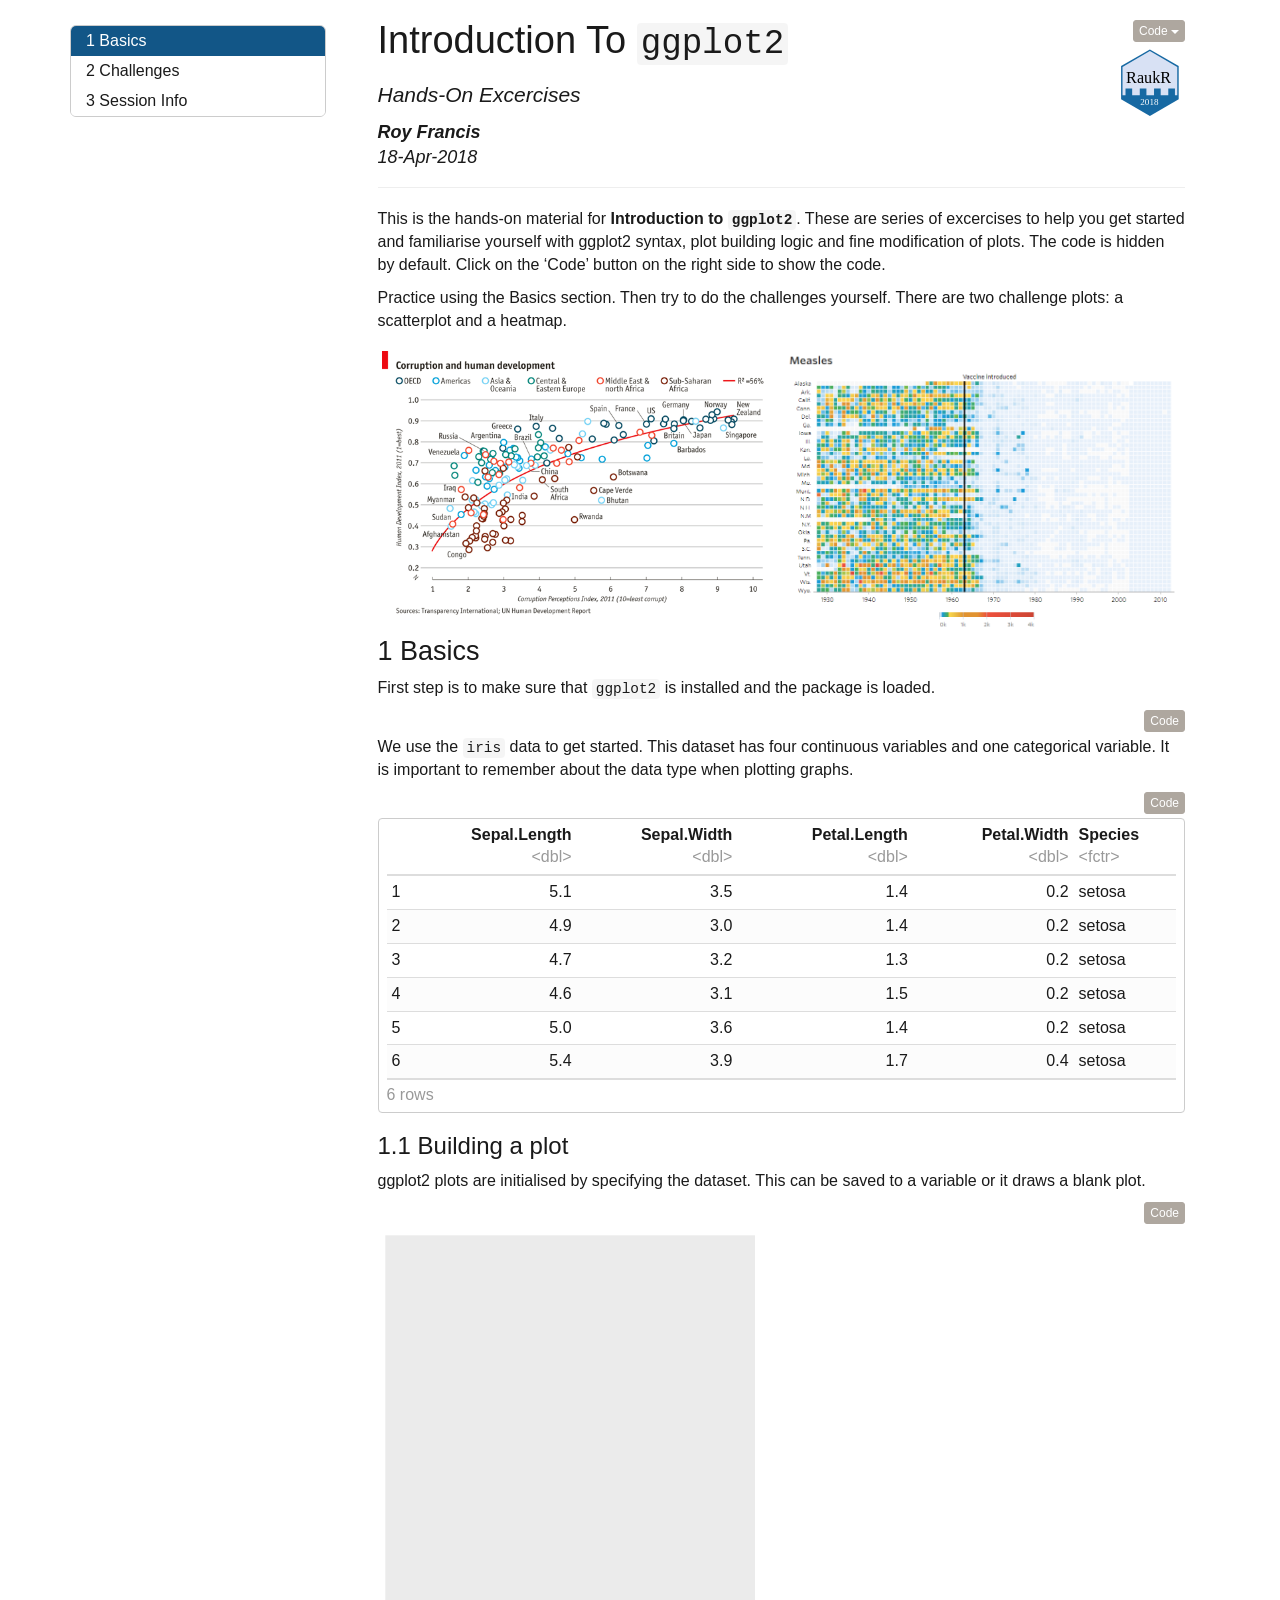
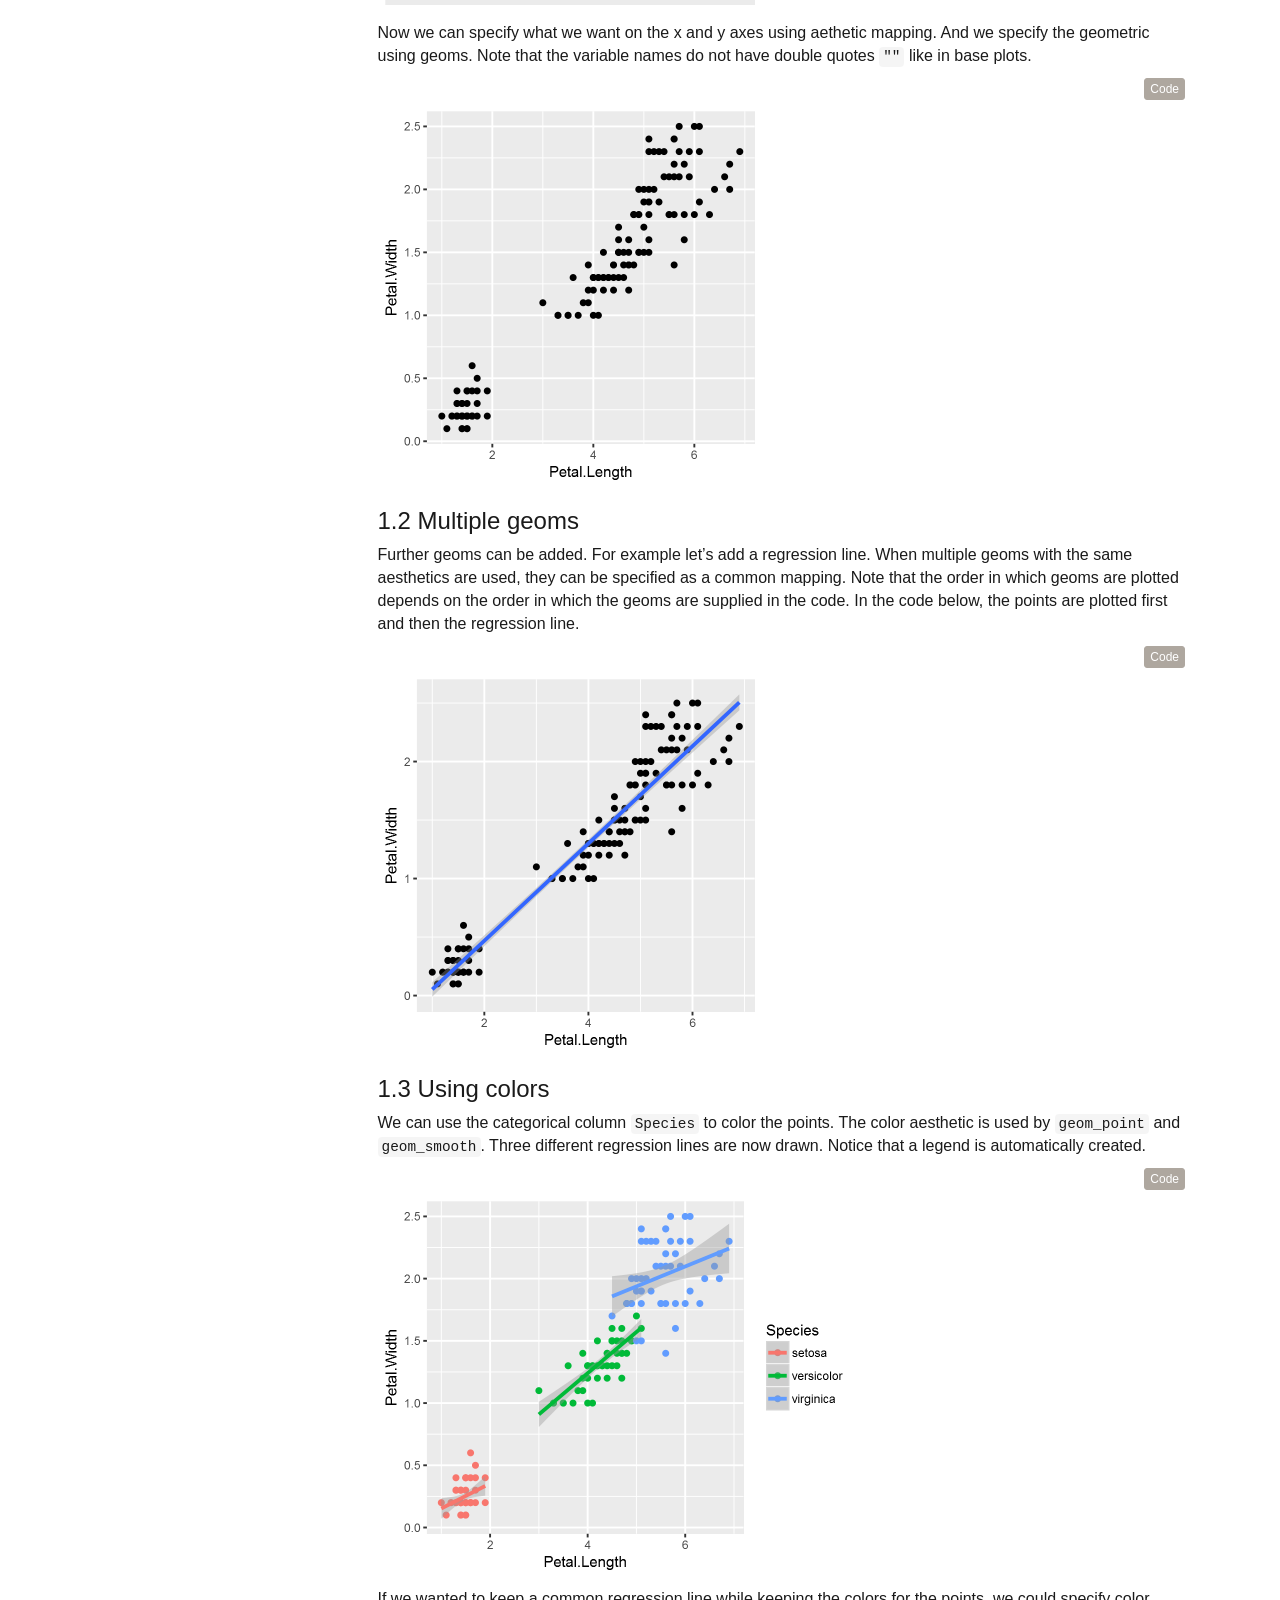
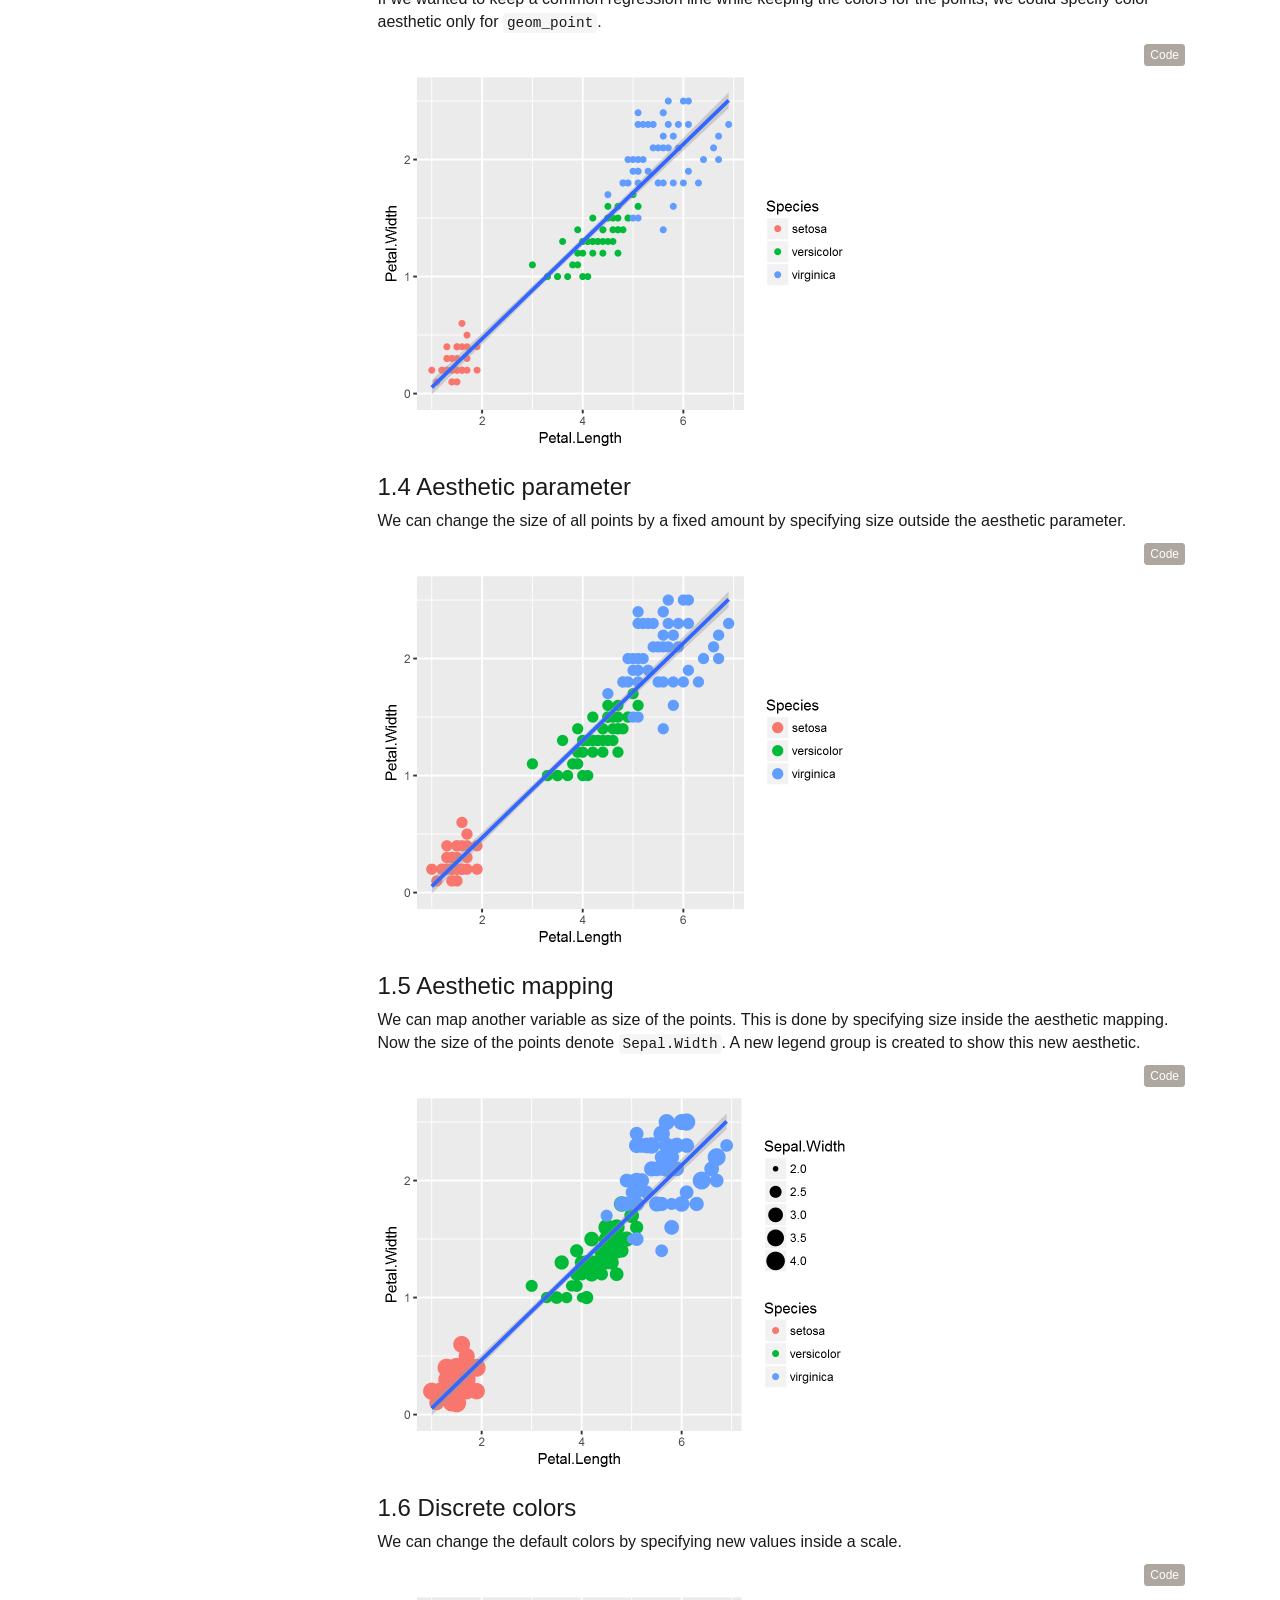
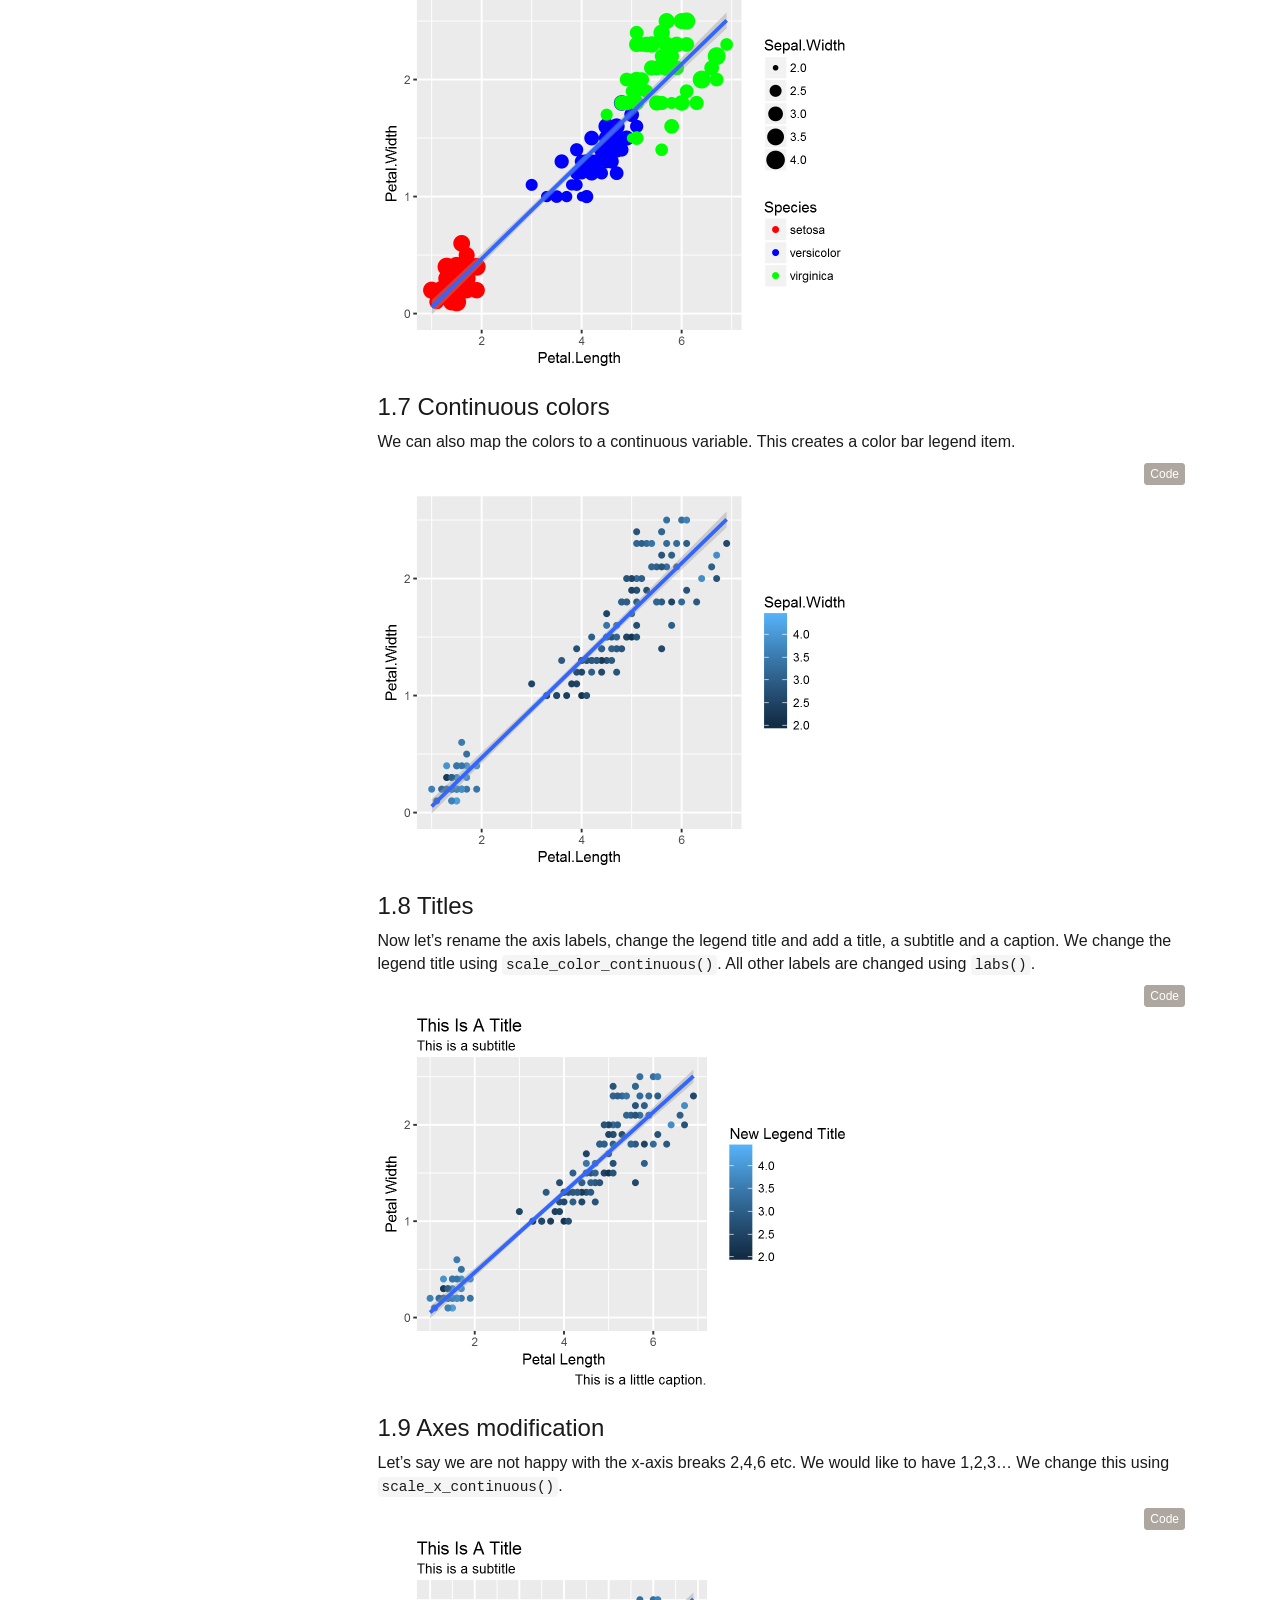
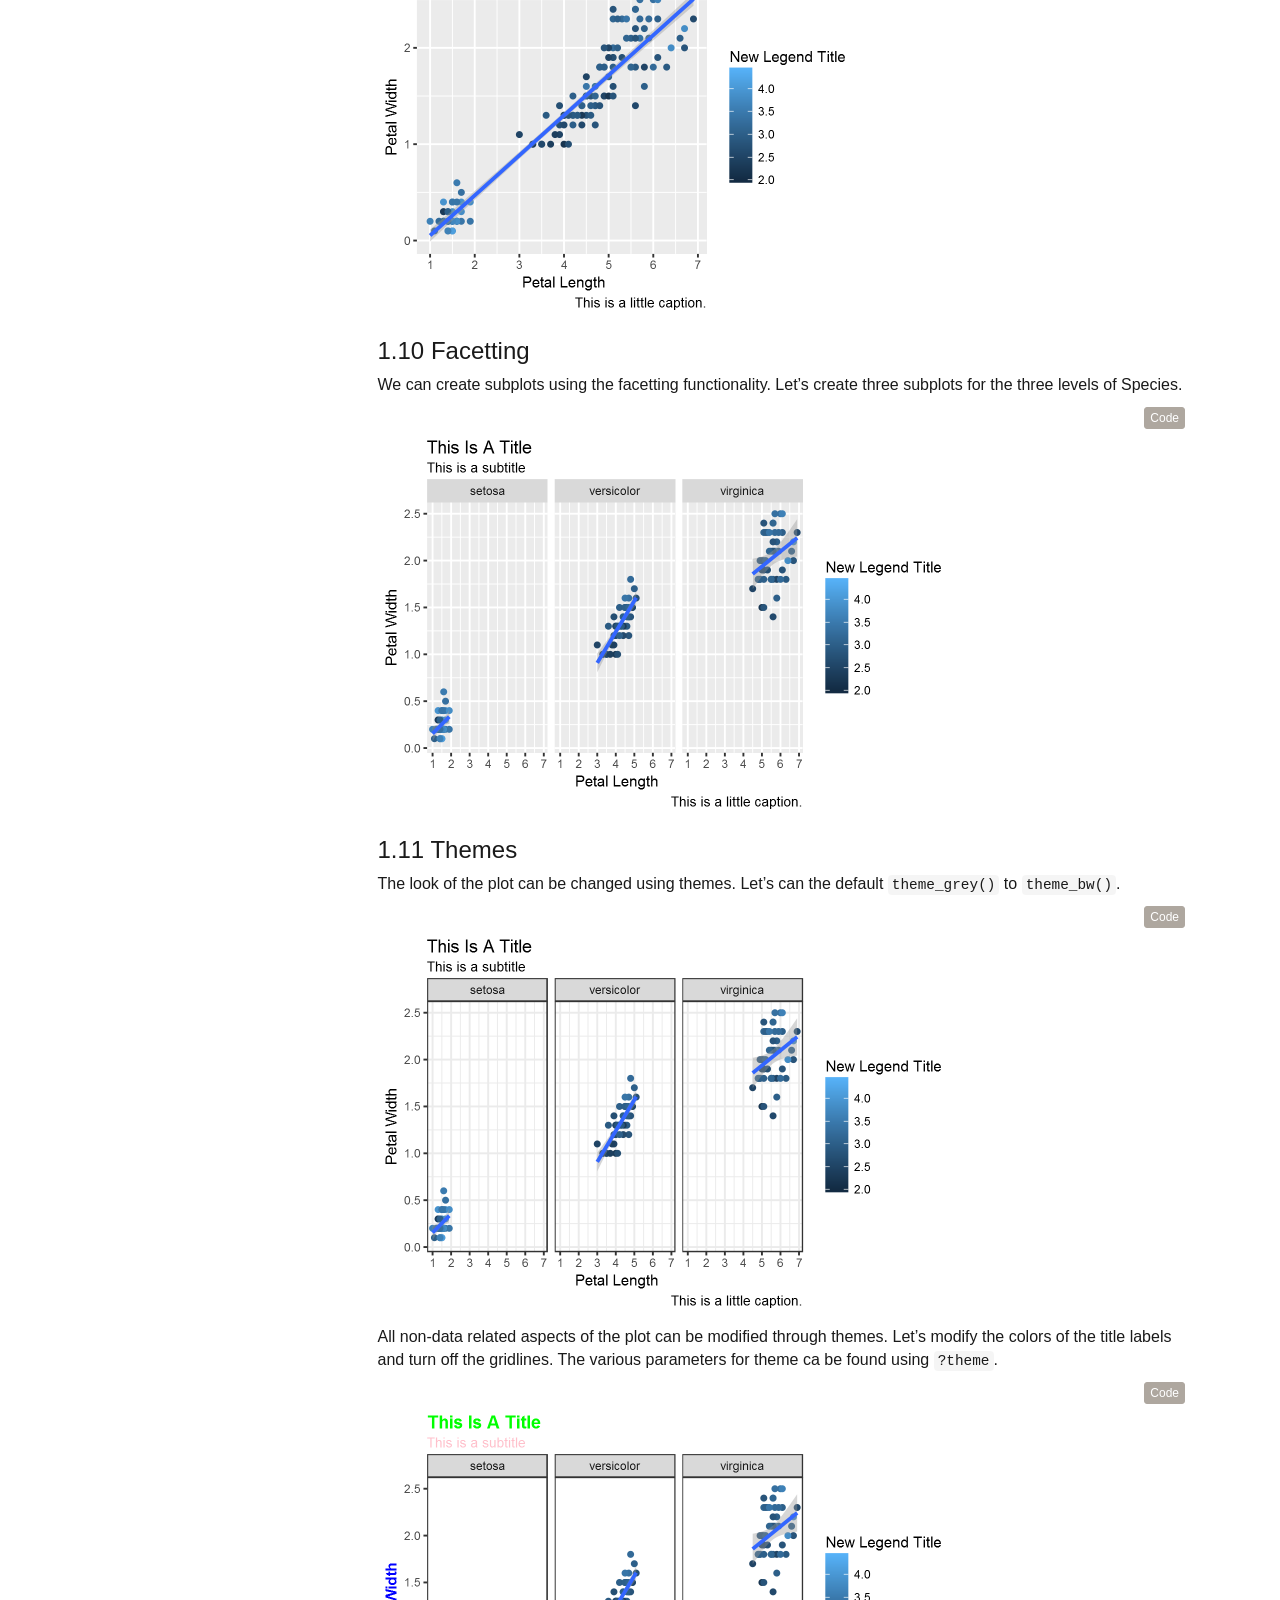
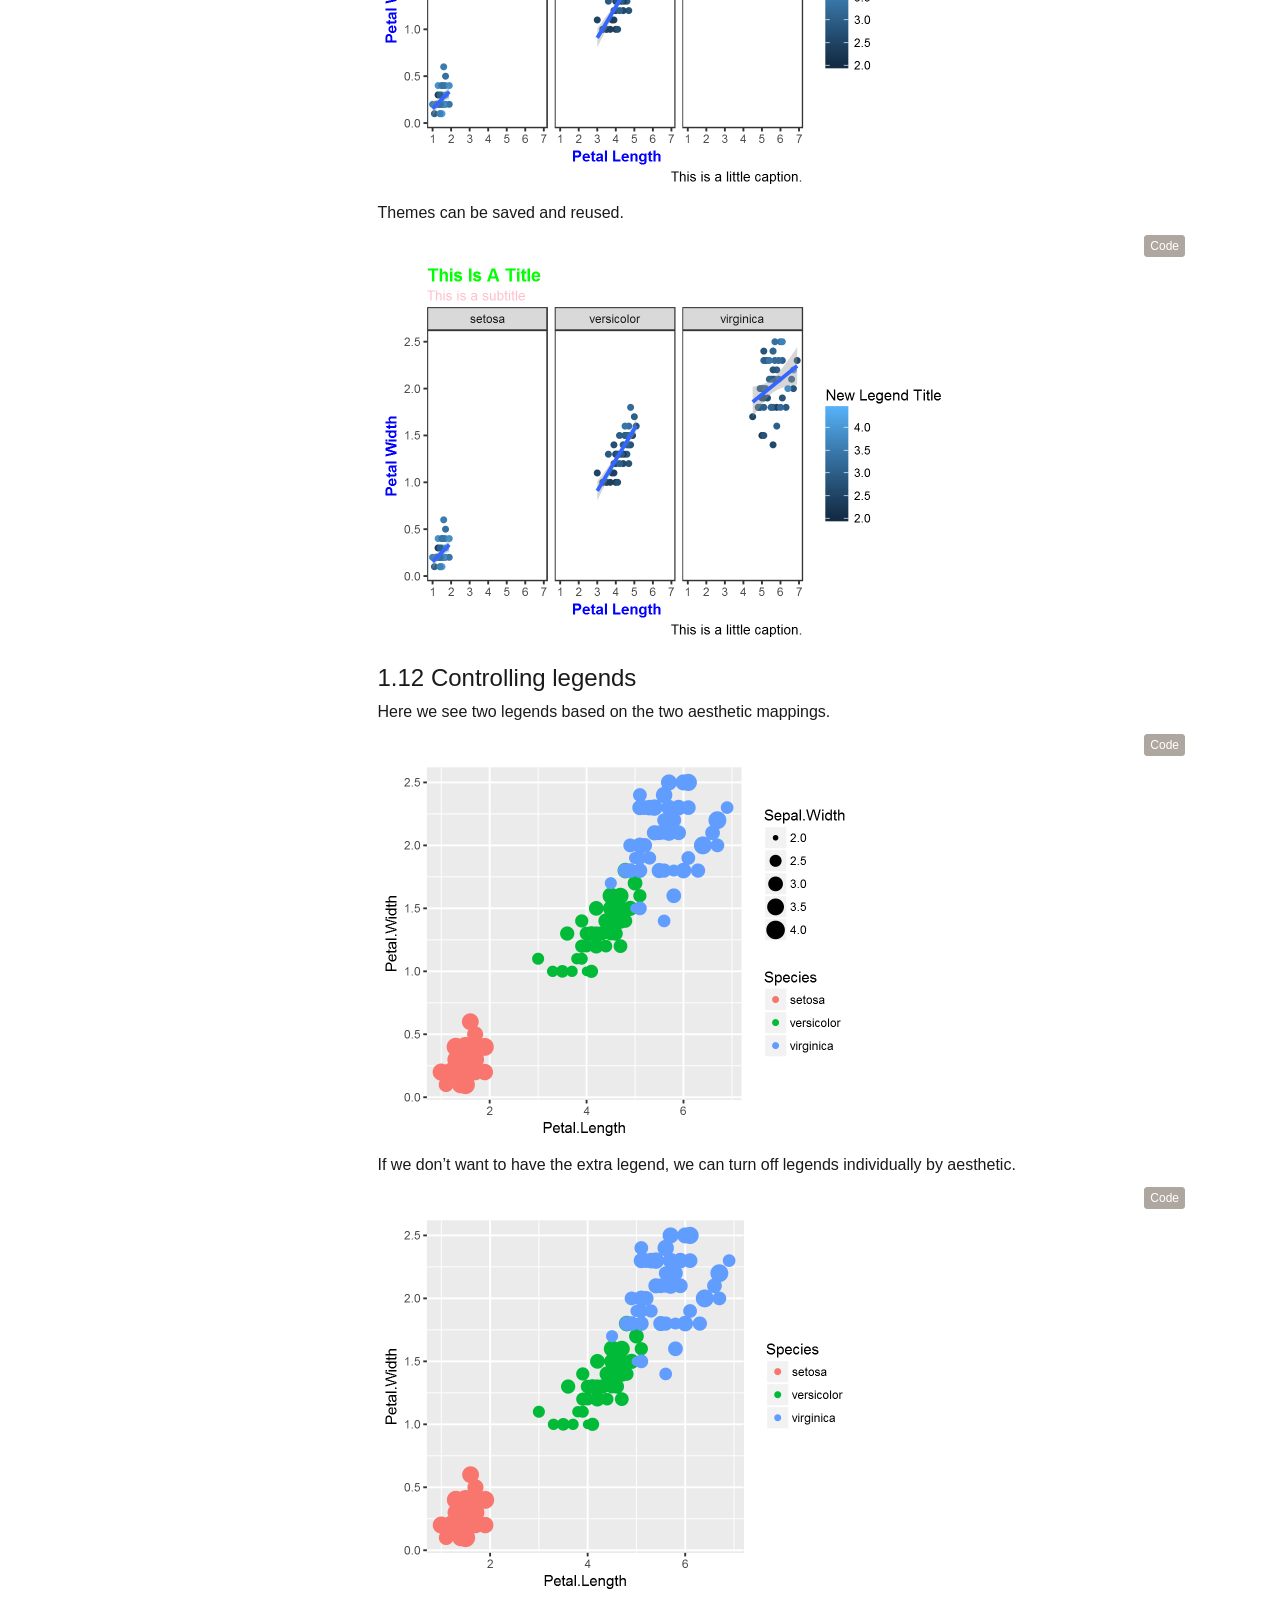
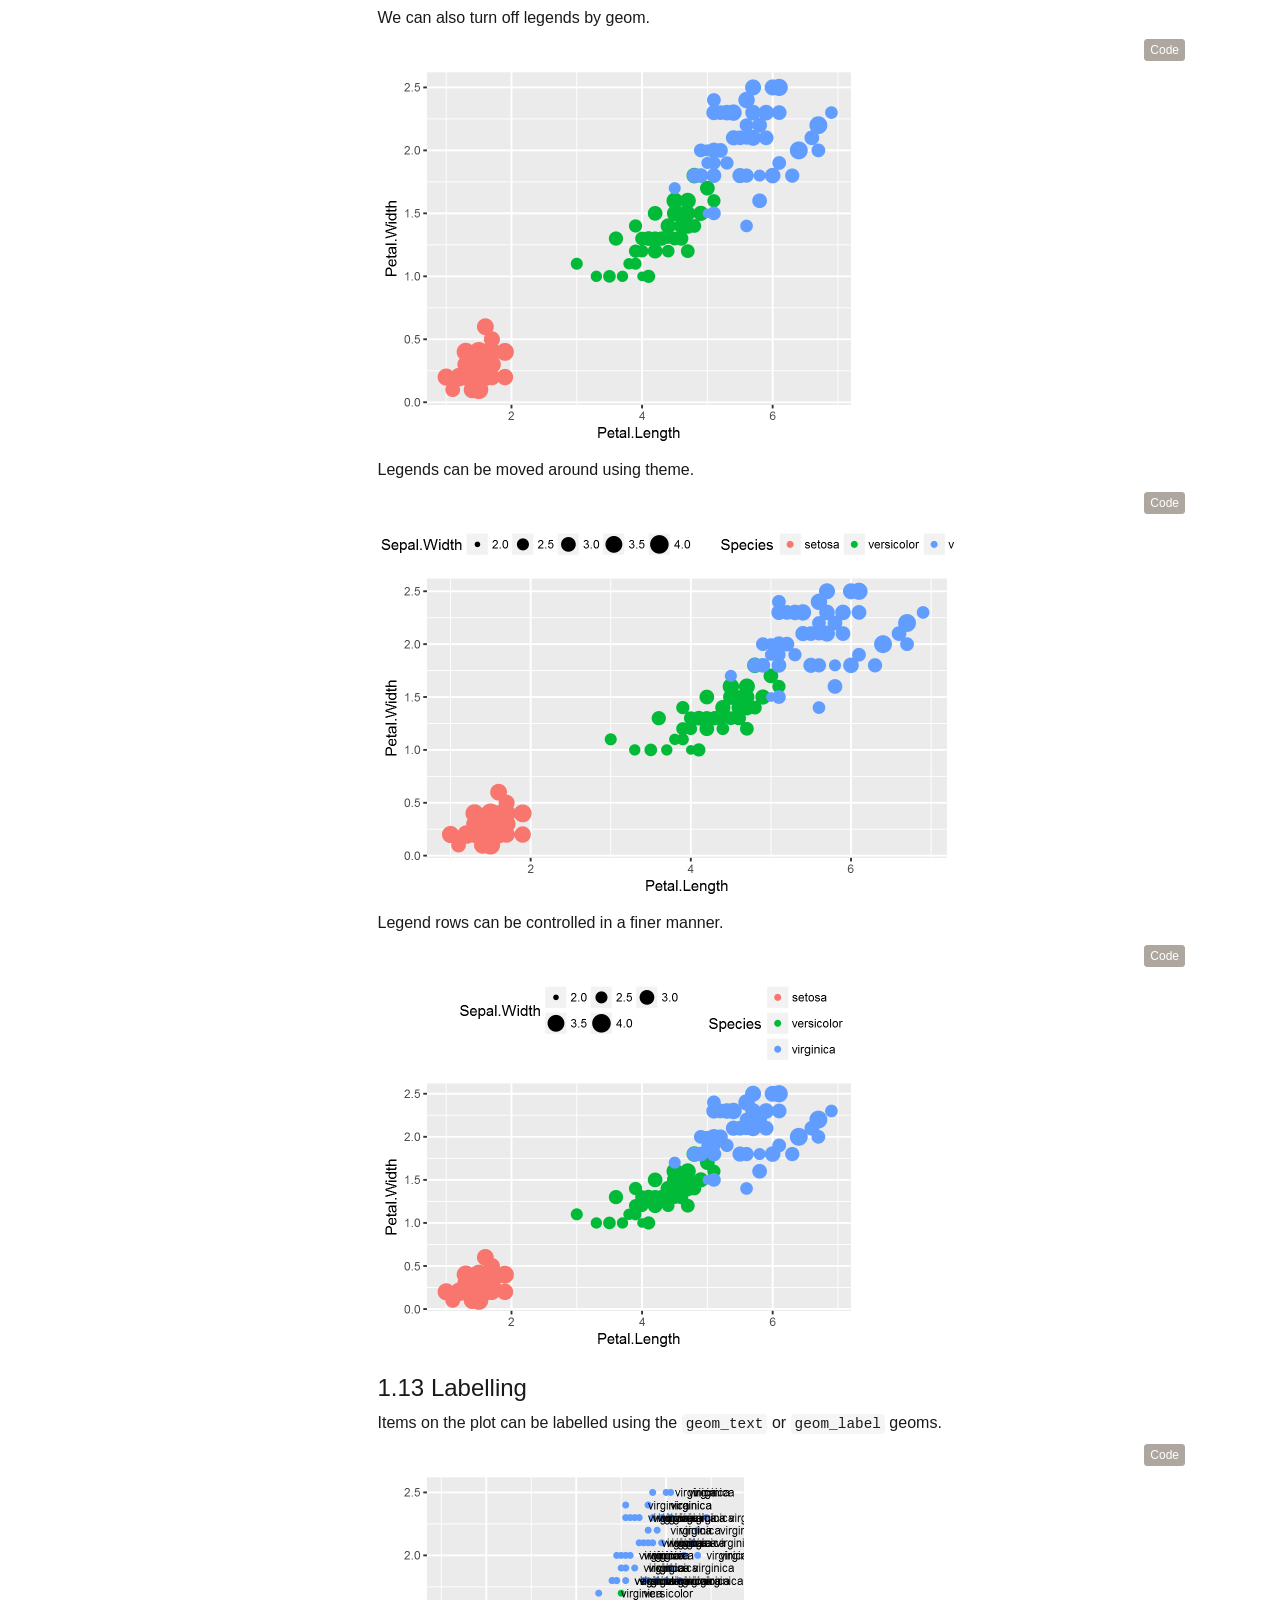
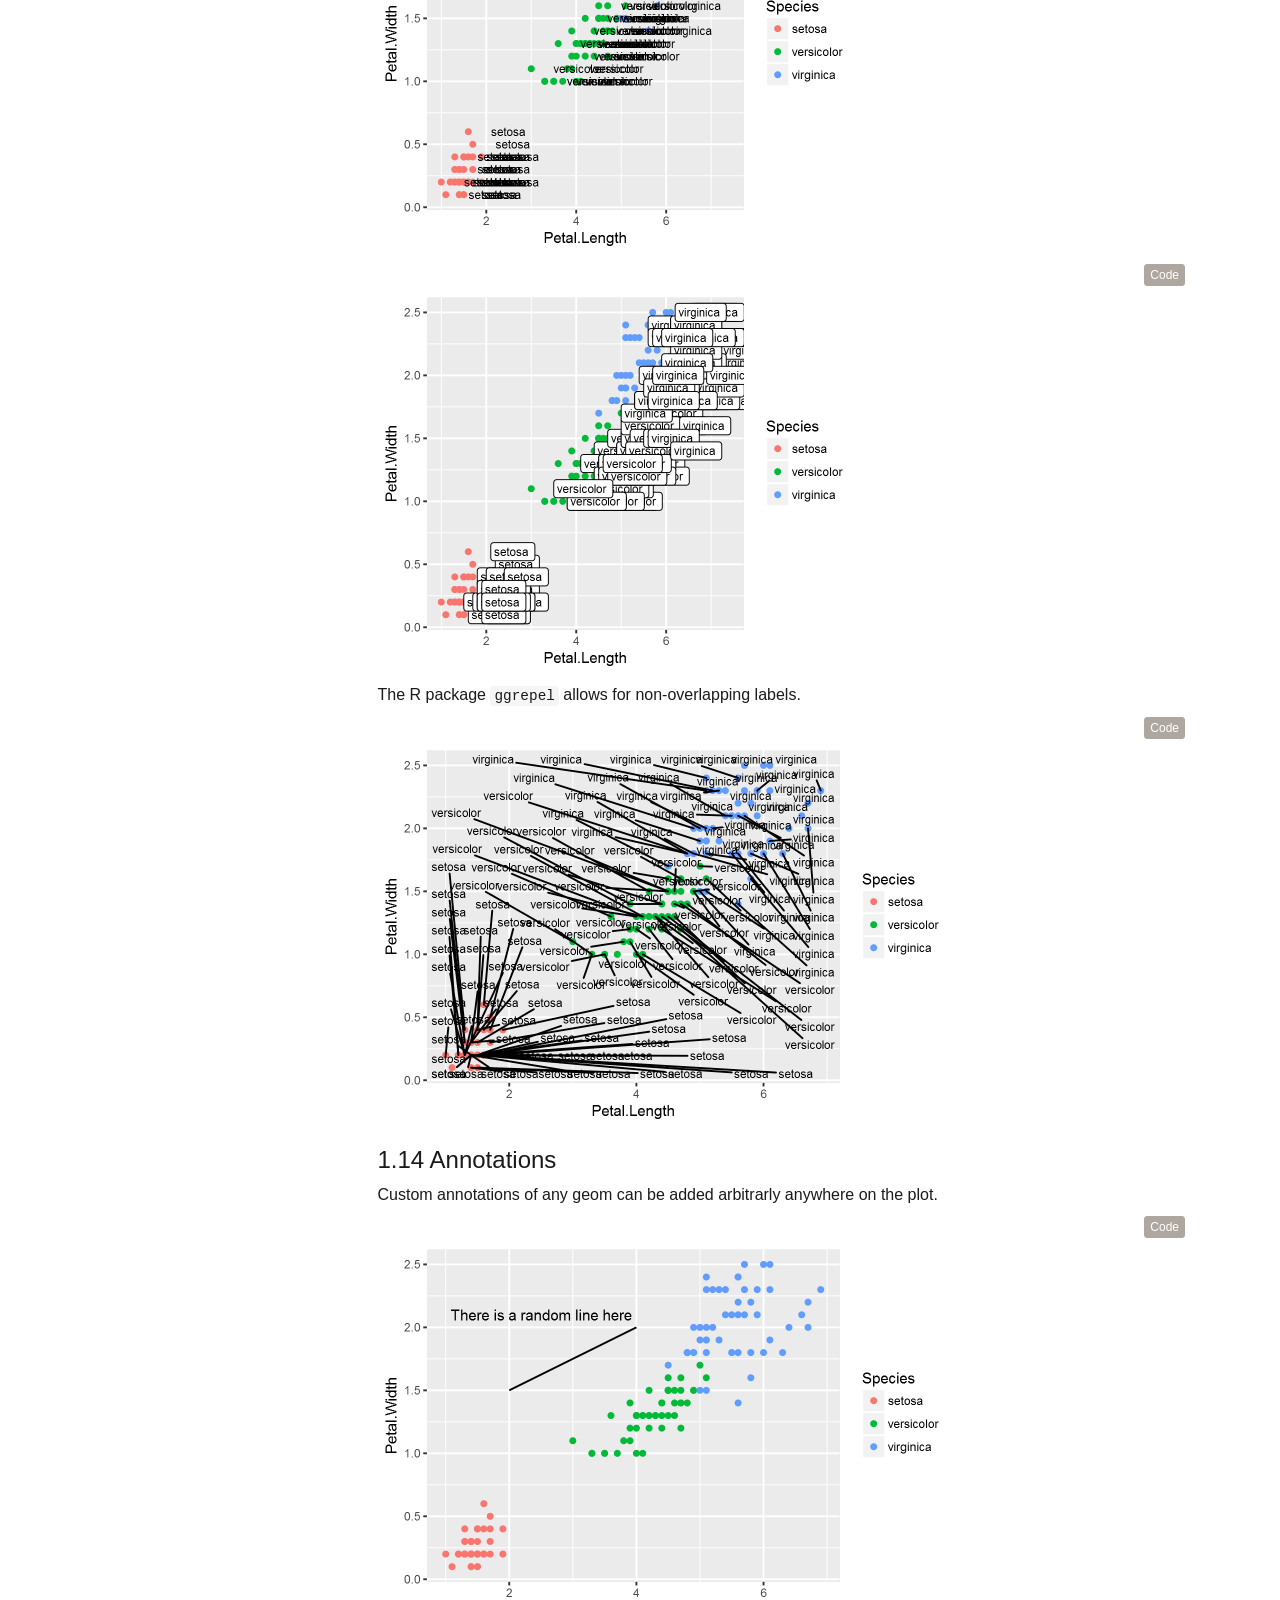
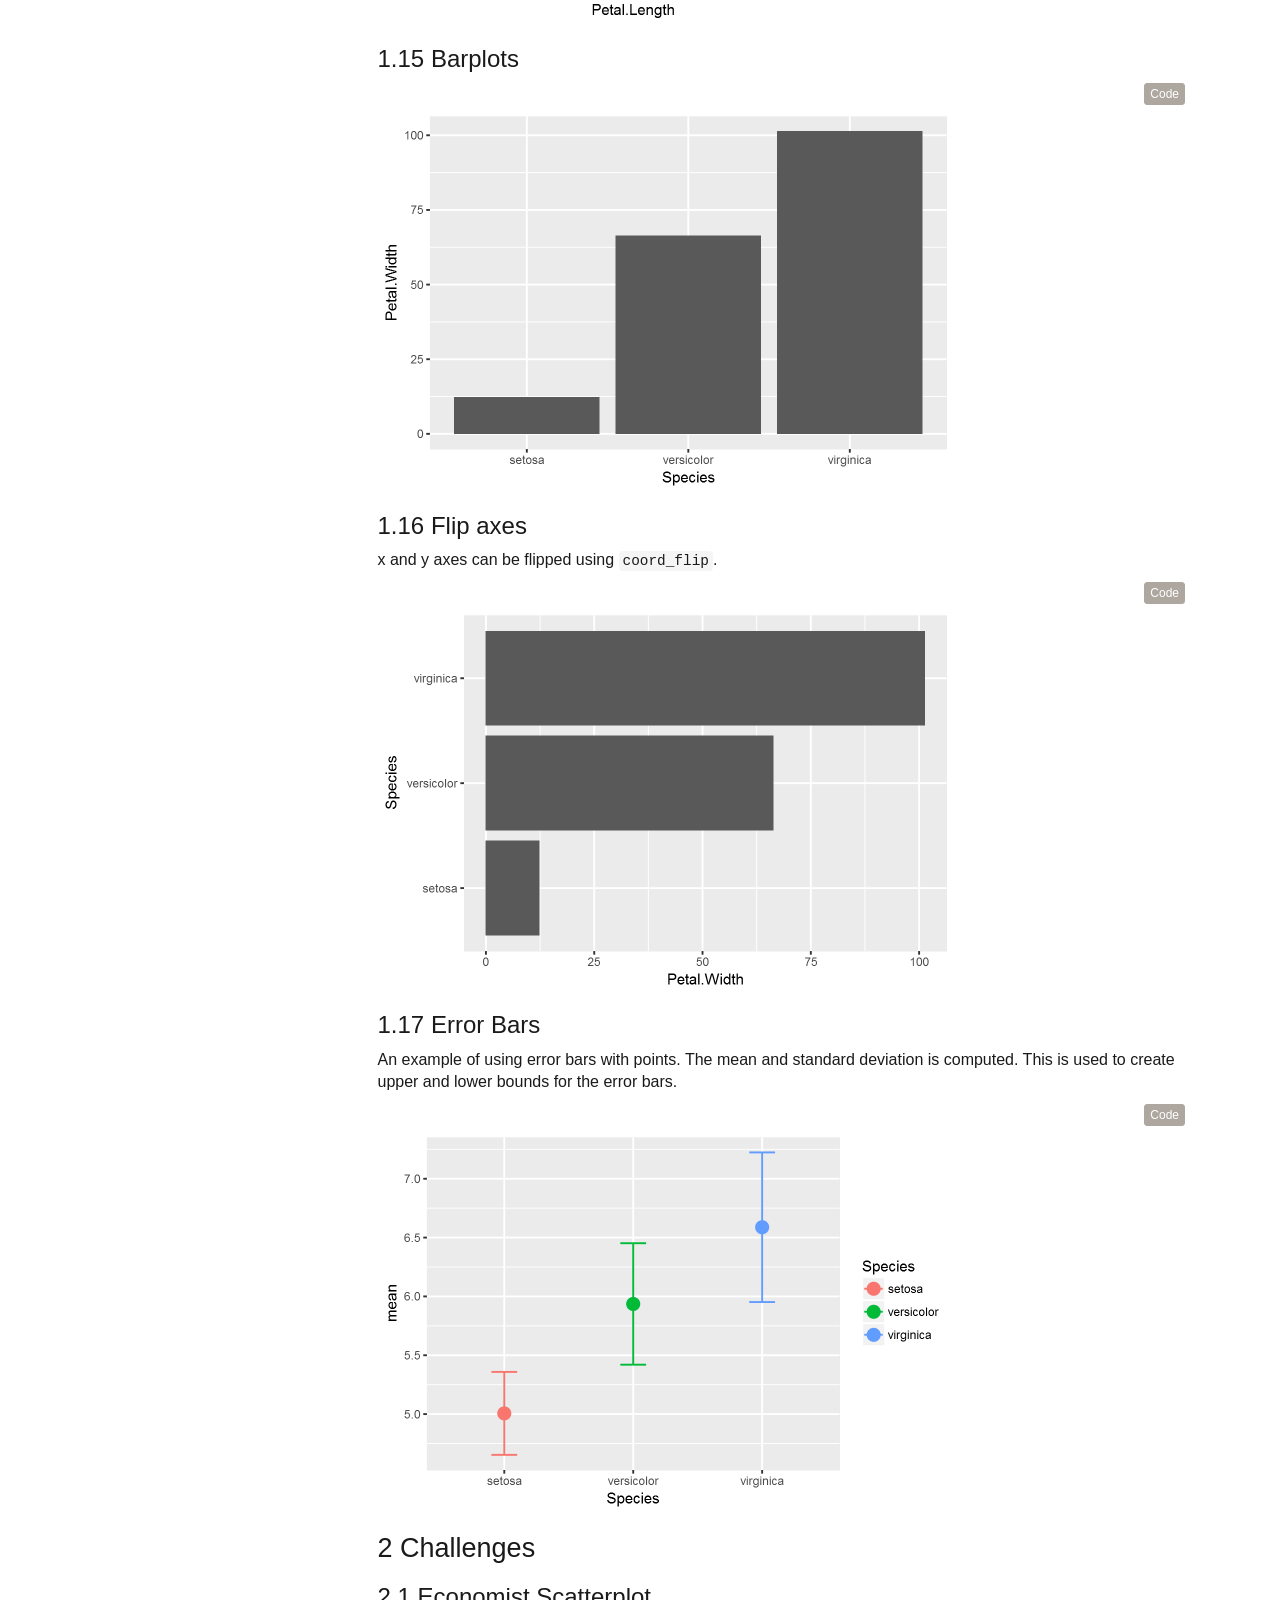
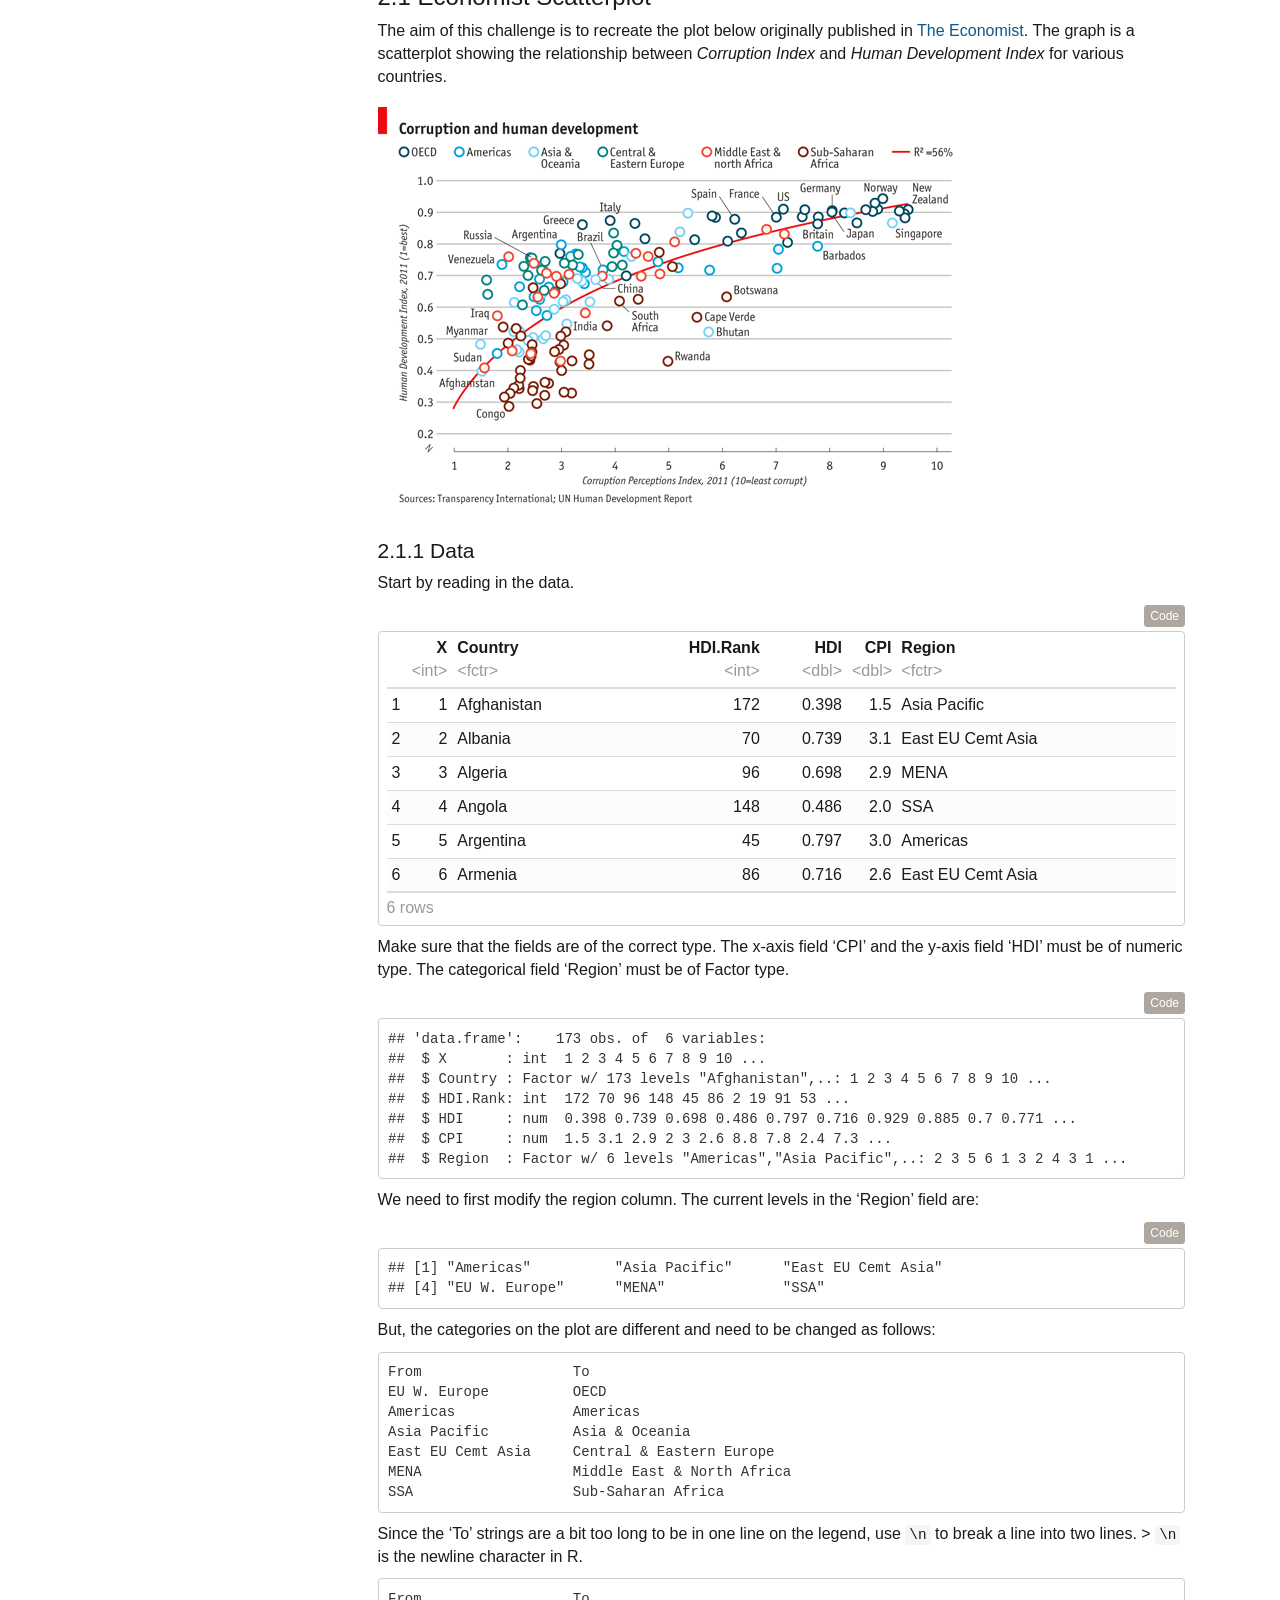
<file: docs/ggplot_course.html>
<!DOCTYPE html>

<html xmlns="http://www.w3.org/1999/xhtml">

<head>

<meta charset="utf-8" />
<meta http-equiv="Content-Type" content="text/html; charset=utf-8" />
<meta name="generator" content="pandoc" />


<meta name="author" content="Roy Francis" />


<title>Introduction To ggplot2</title>

<script src="ggplot_course_files/jquery-1.11.3/jquery.min.js"></script>
<meta name="viewport" content="width=device-width, initial-scale=1" />
<link href="ggplot_course_files/bootstrap-3.3.5/css/united.min.css" rel="stylesheet" />
<script src="ggplot_course_files/bootstrap-3.3.5/js/bootstrap.min.js"></script>
<script src="ggplot_course_files/bootstrap-3.3.5/shim/html5shiv.min.js"></script>
<script src="ggplot_course_files/bootstrap-3.3.5/shim/respond.min.js"></script>
<script src="ggplot_course_files/jqueryui-1.11.4/jquery-ui.min.js"></script>
<link href="ggplot_course_files/tocify-1.9.1/jquery.tocify.css" rel="stylesheet" />
<script src="ggplot_course_files/tocify-1.9.1/jquery.tocify.js"></script>
<script src="ggplot_course_files/navigation-1.1/tabsets.js"></script>
<script src="ggplot_course_files/navigation-1.1/codefolding.js"></script>
<link href="ggplot_course_files/pagedtable-1.1/css/pagedtable.css" rel="stylesheet" />
<script src="ggplot_course_files/pagedtable-1.1/js/pagedtable.js"></script>


<style type="text/css">code{white-space: pre;}</style>
<style type="text/css">
div.sourceCode { overflow-x: auto; }
table.sourceCode, tr.sourceCode, td.lineNumbers, td.sourceCode {
  margin: 0; padding: 0; vertical-align: baseline; border: none; }
table.sourceCode { width: 100%; line-height: 100%; background-color: #f8f8f8; }
td.lineNumbers { text-align: right; padding-right: 4px; padding-left: 4px; color: #aaaaaa; border-right: 1px solid #aaaaaa; }
td.sourceCode { padding-left: 5px; }
pre, code { background-color: #f8f8f8; }
code > span.kw { color: #204a87; font-weight: bold; } /* Keyword */
code > span.dt { color: #204a87; } /* DataType */
code > span.dv { color: #0000cf; } /* DecVal */
code > span.bn { color: #0000cf; } /* BaseN */
code > span.fl { color: #0000cf; } /* Float */
code > span.ch { color: #4e9a06; } /* Char */
code > span.st { color: #4e9a06; } /* String */
code > span.co { color: #8f5902; font-style: italic; } /* Comment */
code > span.ot { color: #8f5902; } /* Other */
code > span.al { color: #ef2929; } /* Alert */
code > span.fu { color: #000000; } /* Function */
code > span.er { color: #a40000; font-weight: bold; } /* Error */
code > span.wa { color: #8f5902; font-weight: bold; font-style: italic; } /* Warning */
code > span.cn { color: #000000; } /* Constant */
code > span.sc { color: #000000; } /* SpecialChar */
code > span.vs { color: #4e9a06; } /* VerbatimString */
code > span.ss { color: #4e9a06; } /* SpecialString */
code > span.im { } /* Import */
code > span.va { color: #000000; } /* Variable */
code > span.cf { color: #204a87; font-weight: bold; } /* ControlFlow */
code > span.op { color: #ce5c00; font-weight: bold; } /* Operator */
code > span.pp { color: #8f5902; font-style: italic; } /* Preprocessor */
code > span.ex { } /* Extension */
code > span.at { color: #c4a000; } /* Attribute */
code > span.do { color: #8f5902; font-weight: bold; font-style: italic; } /* Documentation */
code > span.an { color: #8f5902; font-weight: bold; font-style: italic; } /* Annotation */
code > span.cv { color: #8f5902; font-weight: bold; font-style: italic; } /* CommentVar */
code > span.in { color: #8f5902; font-weight: bold; font-style: italic; } /* Information */
div.sourceCode {
  overflow-x: visible;
}
</style>
<style type="text/css">
  pre:not([class]) {
    background-color: white;
  }
</style>


<style type="text/css">
h1 {
  font-size: 34px;
}
h1.title {
  font-size: 38px;
}
h2 {
  font-size: 30px;
}
h3 {
  font-size: 24px;
}
h4 {
  font-size: 18px;
}
h5 {
  font-size: 16px;
}
h6 {
  font-size: 12px;
}
.table th:not([align]) {
  text-align: left;
}
</style>

<link rel="stylesheet" href="assets\course.css" type="text/css" />

</head>

<body>

<style type = "text/css">
.main-container {
  max-width: 940px;
  margin-left: auto;
  margin-right: auto;
}
code {
  color: inherit;
  background-color: rgba(0, 0, 0, 0.04);
}
img {
  max-width:100%;
  height: auto;
}
.tabbed-pane {
  padding-top: 12px;
}
button.code-folding-btn:focus {
  outline: none;
}
</style>



<div class="container-fluid main-container">

<!-- tabsets -->
<script>
$(document).ready(function () {
  window.buildTabsets("TOC");
});
</script>

<!-- code folding -->
<style type="text/css">
.code-folding-btn { margin-bottom: 4px; }
</style>
<script>
$(document).ready(function () {
  window.initializeCodeFolding("hide" === "show");
});
</script>




<script>
$(document).ready(function ()  {

    // move toc-ignore selectors from section div to header
    $('div.section.toc-ignore')
        .removeClass('toc-ignore')
        .children('h1,h2,h3,h4,h5').addClass('toc-ignore');

    // establish options
    var options = {
      selectors: "h1,h2,h3",
      theme: "bootstrap3",
      context: '.toc-content',
      hashGenerator: function (text) {
        return text.replace(/[.\\/?&!#<>]/g, '').replace(/\s/g, '_').toLowerCase();
      },
      ignoreSelector: ".toc-ignore",
      scrollTo: 0
    };
    options.showAndHide = true;
    options.smoothScroll = true;

    // tocify
    var toc = $("#TOC").tocify(options).data("toc-tocify");
});
</script>

<style type="text/css">

#TOC {
  margin: 25px 0px 20px 0px;
}
@media (max-width: 768px) {
#TOC {
  position: relative;
  width: 100%;
}
}


.toc-content {
  padding-left: 30px;
  padding-right: 40px;
}

div.main-container {
  max-width: 1200px;
}

div.tocify {
  width: 20%;
  max-width: 260px;
  max-height: 85%;
}

@media (min-width: 768px) and (max-width: 991px) {
  div.tocify {
    width: 25%;
  }
}

@media (max-width: 767px) {
  div.tocify {
    width: 100%;
    max-width: none;
  }
}

.tocify ul, .tocify li {
  line-height: 20px;
}

.tocify-subheader .tocify-item {
  font-size: 0.90em;
  padding-left: 25px;
  text-indent: 0;
}

.tocify .list-group-item {
  border-radius: 0px;
}


</style>

<!-- setup 3col/9col grid for toc_float and main content  -->
<div class="row-fluid">
<div class="col-xs-12 col-sm-4 col-md-3">
<div id="TOC" class="tocify">
</div>
</div>

<div class="toc-content col-xs-12 col-sm-8 col-md-9">




<div class="fluid-row" id="header">

<div class="btn-group pull-right">
<button type="button" class="btn btn-default btn-xs dropdown-toggle" data-toggle="dropdown" aria-haspopup="true" aria-expanded="false"><span>Code</span> <span class="caret"></span></button>
<ul class="dropdown-menu" style="min-width: 50px;">
<li><a id="rmd-show-all-code" href="#">Show All Code</a></li>
<li><a id="rmd-hide-all-code" href="#">Hide All Code</a></li>
</ul>
</div>



<h1 class="title toc-ignore">Introduction To <code>ggplot2</code></h1>
<h3 class="subtitle"><em>Hands-On Excercises</em></h3>
<h4 class="author"><em>Roy Francis</em></h4>
<h4 class="date"><em>18-Apr-2018</em></h4>

</div>


<p><img src="assets/logo.svg" alt="logo_raukr" class="trlogo"></p>
<hr />
<p class="abstract">
<p>This is the hands-on material for <strong>Introduction to <code>ggplot2</code></strong>. These are series of excercises to help you get started and familiarise yourself with ggplot2 syntax, plot building logic and fine modification of plots. The code is hidden by default. Click on the ‘Code’ button on the right side to show the code.</p>
<p>Practice using the Basics section. Then try to do the challenges yourself. There are two challenge plots: a scatterplot and a heatmap.</p>
<div class="pull-left-50">
<p><img src="ggplot_course_assets/economist-scatterplot.png"></p>
</div>
<div class="pull-right-50">
<p><img src="ggplot_course_assets/wsj-heatmap.png"></p>
</div>
</p>
<hr />
<div id="basics" class="section level1">
<h1><span class="header-section-number">1</span> Basics</h1>
<p>First step is to make sure that <code>ggplot2</code> is installed and the package is loaded.</p>
<div class="sourceCode"><pre class="sourceCode r"><code class="sourceCode r"><span class="kw">library</span>(ggplot2)</code></pre></div>
<p>We use the <code>iris</code> data to get started. This dataset has four continuous variables and one categorical variable. It is important to remember about the data type when plotting graphs.</p>
<div class="sourceCode"><pre class="sourceCode r"><code class="sourceCode r"><span class="kw">data</span>(<span class="st">&quot;iris&quot;</span>)
<span class="kw">head</span>(iris)</code></pre></div>
<div data-pagedtable="false">
<script data-pagedtable-source type="application/json">
{"columns":[{"label":[""],"name":["_rn_"],"type":[""],"align":["left"]},{"label":["Sepal.Length"],"name":[1],"type":["dbl"],"align":["right"]},{"label":["Sepal.Width"],"name":[2],"type":["dbl"],"align":["right"]},{"label":["Petal.Length"],"name":[3],"type":["dbl"],"align":["right"]},{"label":["Petal.Width"],"name":[4],"type":["dbl"],"align":["right"]},{"label":["Species"],"name":[5],"type":["fctr"],"align":["left"]}],"data":[{"1":"5.1","2":"3.5","3":"1.4","4":"0.2","5":"setosa","_rn_":"1"},{"1":"4.9","2":"3.0","3":"1.4","4":"0.2","5":"setosa","_rn_":"2"},{"1":"4.7","2":"3.2","3":"1.3","4":"0.2","5":"setosa","_rn_":"3"},{"1":"4.6","2":"3.1","3":"1.5","4":"0.2","5":"setosa","_rn_":"4"},{"1":"5.0","2":"3.6","3":"1.4","4":"0.2","5":"setosa","_rn_":"5"},{"1":"5.4","2":"3.9","3":"1.7","4":"0.4","5":"setosa","_rn_":"6"}],"options":{"columns":{"min":{},"max":[10]},"rows":{"min":[10],"max":[10]},"pages":{}}}
  </script>
</div>
<div id="building-a-plot" class="section level2">
<h2><span class="header-section-number">1.1</span> Building a plot</h2>
<p>ggplot2 plots are initialised by specifying the dataset. This can be saved to a variable or it draws a blank plot.</p>
<div class="sourceCode"><pre class="sourceCode r"><code class="sourceCode r"><span class="kw">ggplot</span>(<span class="dt">data=</span>iris)</code></pre></div>
<p><img src="ggplot_course_files/figure-html/unnamed-chunk-5-1.png" width="384" style="display: block; margin: auto auto auto 0;" /></p>
<p>Now we can specify what we want on the x and y axes using aethetic mapping. And we specify the geometric using geoms. Note that the variable names do not have double quotes <code>&quot;&quot;</code> like in base plots.</p>
<div class="sourceCode"><pre class="sourceCode r"><code class="sourceCode r"><span class="kw">ggplot</span>(<span class="dt">data=</span>iris)<span class="op">+</span>
<span class="st">  </span><span class="kw">geom_point</span>(<span class="dt">mapping=</span><span class="kw">aes</span>(<span class="dt">x=</span>Petal.Length,<span class="dt">y=</span>Petal.Width))</code></pre></div>
<p><img src="ggplot_course_files/figure-html/unnamed-chunk-6-1.png" width="384" style="display: block; margin: auto auto auto 0;" /></p>
</div>
<div id="multiple-geoms" class="section level2">
<h2><span class="header-section-number">1.2</span> Multiple geoms</h2>
<p>Further geoms can be added. For example let’s add a regression line. When multiple geoms with the same aesthetics are used, they can be specified as a common mapping. Note that the order in which geoms are plotted depends on the order in which the geoms are supplied in the code. In the code below, the points are plotted first and then the regression line.</p>
<div class="sourceCode"><pre class="sourceCode r"><code class="sourceCode r"><span class="kw">ggplot</span>(<span class="dt">data=</span>iris,<span class="dt">mapping=</span><span class="kw">aes</span>(<span class="dt">x=</span>Petal.Length,<span class="dt">y=</span>Petal.Width))<span class="op">+</span>
<span class="st">  </span><span class="kw">geom_point</span>()<span class="op">+</span>
<span class="st">  </span><span class="kw">geom_smooth</span>(<span class="dt">method=</span><span class="st">&quot;lm&quot;</span>)</code></pre></div>
<p><img src="ggplot_course_files/figure-html/unnamed-chunk-7-1.png" width="384" style="display: block; margin: auto auto auto 0;" /></p>
</div>
<div id="using-colors" class="section level2">
<h2><span class="header-section-number">1.3</span> Using colors</h2>
<p>We can use the categorical column <code>Species</code> to color the points. The color aesthetic is used by <code>geom_point</code> and <code>geom_smooth</code>. Three different regression lines are now drawn. Notice that a legend is automatically created.</p>
<div class="sourceCode"><pre class="sourceCode r"><code class="sourceCode r"><span class="kw">ggplot</span>(<span class="dt">data=</span>iris,<span class="dt">mapping=</span><span class="kw">aes</span>(<span class="dt">x=</span>Petal.Length,<span class="dt">y=</span>Petal.Width,<span class="dt">color=</span>Species))<span class="op">+</span>
<span class="st">  </span><span class="kw">geom_point</span>()<span class="op">+</span>
<span class="st">  </span><span class="kw">geom_smooth</span>(<span class="dt">method=</span><span class="st">&quot;lm&quot;</span>)</code></pre></div>
<p><img src="ggplot_course_files/figure-html/unnamed-chunk-8-1.png" width="480" style="display: block; margin: auto auto auto 0;" /></p>
<p>If we wanted to keep a common regression line while keeping the colors for the points, we could specify color aesthetic only for <code>geom_point</code>.</p>
<div class="sourceCode"><pre class="sourceCode r"><code class="sourceCode r"><span class="kw">ggplot</span>(<span class="dt">data=</span>iris,<span class="dt">mapping=</span><span class="kw">aes</span>(<span class="dt">x=</span>Petal.Length,<span class="dt">y=</span>Petal.Width))<span class="op">+</span>
<span class="st">  </span><span class="kw">geom_point</span>(<span class="kw">aes</span>(<span class="dt">color=</span>Species))<span class="op">+</span>
<span class="st">  </span><span class="kw">geom_smooth</span>(<span class="dt">method=</span><span class="st">&quot;lm&quot;</span>)</code></pre></div>
<p><img src="ggplot_course_files/figure-html/unnamed-chunk-9-1.png" width="480" style="display: block; margin: auto auto auto 0;" /></p>
</div>
<div id="aesthetic-parameter" class="section level2">
<h2><span class="header-section-number">1.4</span> Aesthetic parameter</h2>
<p>We can change the size of all points by a fixed amount by specifying size outside the aesthetic parameter.</p>
<div class="sourceCode"><pre class="sourceCode r"><code class="sourceCode r"><span class="kw">ggplot</span>(<span class="dt">data=</span>iris,<span class="dt">mapping=</span><span class="kw">aes</span>(<span class="dt">x=</span>Petal.Length,<span class="dt">y=</span>Petal.Width))<span class="op">+</span>
<span class="st">  </span><span class="kw">geom_point</span>(<span class="kw">aes</span>(<span class="dt">color=</span>Species),<span class="dt">size=</span><span class="dv">3</span>)<span class="op">+</span>
<span class="st">  </span><span class="kw">geom_smooth</span>(<span class="dt">method=</span><span class="st">&quot;lm&quot;</span>)</code></pre></div>
<p><img src="ggplot_course_files/figure-html/unnamed-chunk-10-1.png" width="480" style="display: block; margin: auto auto auto 0;" /></p>
</div>
<div id="aesthetic-mapping" class="section level2">
<h2><span class="header-section-number">1.5</span> Aesthetic mapping</h2>
<p>We can map another variable as size of the points. This is done by specifying size inside the aesthetic mapping. Now the size of the points denote <code>Sepal.Width</code>. A new legend group is created to show this new aesthetic.</p>
<div class="sourceCode"><pre class="sourceCode r"><code class="sourceCode r"><span class="kw">ggplot</span>(<span class="dt">data=</span>iris,<span class="dt">mapping=</span><span class="kw">aes</span>(<span class="dt">x=</span>Petal.Length,<span class="dt">y=</span>Petal.Width))<span class="op">+</span>
<span class="st">  </span><span class="kw">geom_point</span>(<span class="kw">aes</span>(<span class="dt">color=</span>Species,<span class="dt">size=</span>Sepal.Width))<span class="op">+</span>
<span class="st">  </span><span class="kw">geom_smooth</span>(<span class="dt">method=</span><span class="st">&quot;lm&quot;</span>)</code></pre></div>
<p><img src="ggplot_course_files/figure-html/unnamed-chunk-11-1.png" width="480" style="display: block; margin: auto auto auto 0;" /></p>
</div>
<div id="discrete-colors" class="section level2">
<h2><span class="header-section-number">1.6</span> Discrete colors</h2>
<p>We can change the default colors by specifying new values inside a scale.</p>
<div class="sourceCode"><pre class="sourceCode r"><code class="sourceCode r"><span class="kw">ggplot</span>(<span class="dt">data=</span>iris,<span class="dt">mapping=</span><span class="kw">aes</span>(<span class="dt">x=</span>Petal.Length,<span class="dt">y=</span>Petal.Width))<span class="op">+</span>
<span class="st">  </span><span class="kw">geom_point</span>(<span class="kw">aes</span>(<span class="dt">color=</span>Species,<span class="dt">size=</span>Sepal.Width))<span class="op">+</span>
<span class="st">  </span><span class="kw">geom_smooth</span>(<span class="dt">method=</span><span class="st">&quot;lm&quot;</span>)<span class="op">+</span>
<span class="st">  </span><span class="kw">scale_color_manual</span>(<span class="dt">values=</span><span class="kw">c</span>(<span class="st">&quot;red&quot;</span>,<span class="st">&quot;blue&quot;</span>,<span class="st">&quot;green&quot;</span>))</code></pre></div>
<p><img src="ggplot_course_files/figure-html/unnamed-chunk-12-1.png" width="480" style="display: block; margin: auto auto auto 0;" /></p>
</div>
<div id="continuous-colors" class="section level2">
<h2><span class="header-section-number">1.7</span> Continuous colors</h2>
<p>We can also map the colors to a continuous variable. This creates a color bar legend item.</p>
<div class="sourceCode"><pre class="sourceCode r"><code class="sourceCode r"><span class="kw">ggplot</span>(<span class="dt">data=</span>iris,<span class="dt">mapping=</span><span class="kw">aes</span>(<span class="dt">x=</span>Petal.Length,<span class="dt">y=</span>Petal.Width))<span class="op">+</span>
<span class="st">  </span><span class="kw">geom_point</span>(<span class="kw">aes</span>(<span class="dt">color=</span>Sepal.Width))<span class="op">+</span>
<span class="st">  </span><span class="kw">geom_smooth</span>(<span class="dt">method=</span><span class="st">&quot;lm&quot;</span>)</code></pre></div>
<p><img src="ggplot_course_files/figure-html/unnamed-chunk-13-1.png" width="480" style="display: block; margin: auto auto auto 0;" /></p>
</div>
<div id="titles" class="section level2">
<h2><span class="header-section-number">1.8</span> Titles</h2>
<p>Now let’s rename the axis labels, change the legend title and add a title, a subtitle and a caption. We change the legend title using <code>scale_color_continuous()</code>. All other labels are changed using <code>labs()</code>.</p>
<div class="sourceCode"><pre class="sourceCode r"><code class="sourceCode r"><span class="kw">ggplot</span>(<span class="dt">data=</span>iris,<span class="dt">mapping=</span><span class="kw">aes</span>(<span class="dt">x=</span>Petal.Length,<span class="dt">y=</span>Petal.Width))<span class="op">+</span>
<span class="st">  </span><span class="kw">geom_point</span>(<span class="kw">aes</span>(<span class="dt">color=</span>Sepal.Width))<span class="op">+</span>
<span class="st">  </span><span class="kw">geom_smooth</span>(<span class="dt">method=</span><span class="st">&quot;lm&quot;</span>)<span class="op">+</span>
<span class="st">  </span><span class="kw">scale_color_continuous</span>(<span class="dt">name=</span><span class="st">&quot;New Legend Title&quot;</span>)<span class="op">+</span>
<span class="st">  </span><span class="kw">labs</span>(<span class="dt">title=</span><span class="st">&quot;This Is A Title&quot;</span>,<span class="dt">subtitle=</span><span class="st">&quot;This is a subtitle&quot;</span>,<span class="dt">x=</span><span class="st">&quot; Petal Length&quot;</span>, 
       <span class="dt">y=</span><span class="st">&quot;Petal Width&quot;</span>, <span class="dt">caption=</span><span class="st">&quot;This is a little caption.&quot;</span>)</code></pre></div>
<p><img src="ggplot_course_files/figure-html/unnamed-chunk-14-1.png" width="480" style="display: block; margin: auto auto auto 0;" /></p>
</div>
<div id="axes-modification" class="section level2">
<h2><span class="header-section-number">1.9</span> Axes modification</h2>
<p>Let’s say we are not happy with the x-axis breaks 2,4,6 etc. We would like to have 1,2,3… We change this using <code>scale_x_continuous()</code>.</p>
<div class="sourceCode"><pre class="sourceCode r"><code class="sourceCode r"><span class="kw">ggplot</span>(<span class="dt">data=</span>iris,<span class="dt">mapping=</span><span class="kw">aes</span>(<span class="dt">x=</span>Petal.Length,<span class="dt">y=</span>Petal.Width))<span class="op">+</span>
<span class="st">  </span><span class="kw">geom_point</span>(<span class="kw">aes</span>(<span class="dt">color=</span>Sepal.Width))<span class="op">+</span>
<span class="st">  </span><span class="kw">geom_smooth</span>(<span class="dt">method=</span><span class="st">&quot;lm&quot;</span>)<span class="op">+</span>
<span class="st">  </span><span class="kw">scale_color_continuous</span>(<span class="dt">name=</span><span class="st">&quot;New Legend Title&quot;</span>)<span class="op">+</span>
<span class="st">  </span><span class="kw">scale_x_continuous</span>(<span class="dt">breaks=</span><span class="dv">1</span><span class="op">:</span><span class="dv">8</span>)<span class="op">+</span>
<span class="st">  </span><span class="kw">labs</span>(<span class="dt">title=</span><span class="st">&quot;This Is A Title&quot;</span>,<span class="dt">subtitle=</span><span class="st">&quot;This is a subtitle&quot;</span>,<span class="dt">x=</span><span class="st">&quot; Petal Length&quot;</span>, 
       <span class="dt">y=</span><span class="st">&quot;Petal Width&quot;</span>, <span class="dt">caption=</span><span class="st">&quot;This is a little caption.&quot;</span>)</code></pre></div>
<p><img src="ggplot_course_files/figure-html/unnamed-chunk-15-1.png" width="480" style="display: block; margin: auto auto auto 0;" /></p>
</div>
<div id="facetting" class="section level2">
<h2><span class="header-section-number">1.10</span> Facetting</h2>
<p>We can create subplots using the facetting functionality. Let’s create three subplots for the three levels of Species.</p>
<div class="sourceCode"><pre class="sourceCode r"><code class="sourceCode r"><span class="kw">ggplot</span>(<span class="dt">data=</span>iris,<span class="dt">mapping=</span><span class="kw">aes</span>(<span class="dt">x=</span>Petal.Length,<span class="dt">y=</span>Petal.Width))<span class="op">+</span>
<span class="st">  </span><span class="kw">geom_point</span>(<span class="kw">aes</span>(<span class="dt">color=</span>Sepal.Width))<span class="op">+</span>
<span class="st">  </span><span class="kw">geom_smooth</span>(<span class="dt">method=</span><span class="st">&quot;lm&quot;</span>)<span class="op">+</span>
<span class="st">  </span><span class="kw">scale_color_continuous</span>(<span class="dt">name=</span><span class="st">&quot;New Legend Title&quot;</span>)<span class="op">+</span>
<span class="st">  </span><span class="kw">scale_x_continuous</span>(<span class="dt">breaks=</span><span class="dv">1</span><span class="op">:</span><span class="dv">8</span>)<span class="op">+</span>
<span class="st">  </span><span class="kw">labs</span>(<span class="dt">title=</span><span class="st">&quot;This Is A Title&quot;</span>,<span class="dt">subtitle=</span><span class="st">&quot;This is a subtitle&quot;</span>,<span class="dt">x=</span><span class="st">&quot; Petal Length&quot;</span>, 
       <span class="dt">y=</span><span class="st">&quot;Petal Width&quot;</span>, <span class="dt">caption=</span><span class="st">&quot;This is a little caption.&quot;</span>)<span class="op">+</span>
<span class="st">  </span><span class="kw">facet_wrap</span>(<span class="op">~</span>Species)</code></pre></div>
<p><img src="ggplot_course_files/figure-html/unnamed-chunk-16-1.png" width="576" style="display: block; margin: auto auto auto 0;" /></p>
</div>
<div id="themes" class="section level2">
<h2><span class="header-section-number">1.11</span> Themes</h2>
<p>The look of the plot can be changed using themes. Let’s can the default <code>theme_grey()</code> to <code>theme_bw()</code>.</p>
<div class="sourceCode"><pre class="sourceCode r"><code class="sourceCode r"><span class="kw">ggplot</span>(<span class="dt">data=</span>iris,<span class="dt">mapping=</span><span class="kw">aes</span>(<span class="dt">x=</span>Petal.Length,<span class="dt">y=</span>Petal.Width))<span class="op">+</span>
<span class="st">  </span><span class="kw">geom_point</span>(<span class="kw">aes</span>(<span class="dt">color=</span>Sepal.Width))<span class="op">+</span>
<span class="st">  </span><span class="kw">geom_smooth</span>(<span class="dt">method=</span><span class="st">&quot;lm&quot;</span>)<span class="op">+</span>
<span class="st">  </span><span class="kw">scale_color_continuous</span>(<span class="dt">name=</span><span class="st">&quot;New Legend Title&quot;</span>)<span class="op">+</span>
<span class="st">  </span><span class="kw">scale_x_continuous</span>(<span class="dt">breaks=</span><span class="dv">1</span><span class="op">:</span><span class="dv">8</span>)<span class="op">+</span>
<span class="st">  </span><span class="kw">labs</span>(<span class="dt">title=</span><span class="st">&quot;This Is A Title&quot;</span>,<span class="dt">subtitle=</span><span class="st">&quot;This is a subtitle&quot;</span>,<span class="dt">x=</span><span class="st">&quot; Petal Length&quot;</span>, 
       <span class="dt">y=</span><span class="st">&quot;Petal Width&quot;</span>, <span class="dt">caption=</span><span class="st">&quot;This is a little caption.&quot;</span>)<span class="op">+</span>
<span class="st">  </span><span class="kw">facet_wrap</span>(<span class="op">~</span>Species)<span class="op">+</span>
<span class="st">  </span><span class="kw">theme_bw</span>()</code></pre></div>
<p><img src="ggplot_course_files/figure-html/unnamed-chunk-17-1.png" width="576" style="display: block; margin: auto auto auto 0;" /></p>
<p>All non-data related aspects of the plot can be modified through themes. Let’s modify the colors of the title labels and turn off the gridlines. The various parameters for theme ca be found using <code>?theme</code>.</p>
<div class="sourceCode"><pre class="sourceCode r"><code class="sourceCode r"><span class="kw">ggplot</span>(<span class="dt">data=</span>iris,<span class="dt">mapping=</span><span class="kw">aes</span>(<span class="dt">x=</span>Petal.Length,<span class="dt">y=</span>Petal.Width))<span class="op">+</span>
<span class="st">  </span><span class="kw">geom_point</span>(<span class="kw">aes</span>(<span class="dt">color=</span>Sepal.Width))<span class="op">+</span>
<span class="st">  </span><span class="kw">geom_smooth</span>(<span class="dt">method=</span><span class="st">&quot;lm&quot;</span>)<span class="op">+</span>
<span class="st">  </span><span class="kw">scale_color_continuous</span>(<span class="dt">name=</span><span class="st">&quot;New Legend Title&quot;</span>)<span class="op">+</span>
<span class="st">  </span><span class="kw">scale_x_continuous</span>(<span class="dt">breaks=</span><span class="dv">1</span><span class="op">:</span><span class="dv">8</span>)<span class="op">+</span>
<span class="st">  </span><span class="kw">labs</span>(<span class="dt">title=</span><span class="st">&quot;This Is A Title&quot;</span>,<span class="dt">subtitle=</span><span class="st">&quot;This is a subtitle&quot;</span>,<span class="dt">x=</span><span class="st">&quot; Petal Length&quot;</span>, 
       <span class="dt">y=</span><span class="st">&quot;Petal Width&quot;</span>, <span class="dt">caption=</span><span class="st">&quot;This is a little caption.&quot;</span>)<span class="op">+</span>
<span class="st">  </span><span class="kw">facet_wrap</span>(<span class="op">~</span>Species)<span class="op">+</span>
<span class="st">  </span><span class="kw">theme_bw</span>()<span class="op">+</span>
<span class="st">  </span><span class="kw">theme</span>(
    <span class="dt">axis.title=</span><span class="kw">element_text</span>(<span class="dt">color=</span><span class="st">&quot;Blue&quot;</span>,<span class="dt">face=</span><span class="st">&quot;bold&quot;</span>),
    <span class="dt">plot.title=</span><span class="kw">element_text</span>(<span class="dt">color=</span><span class="st">&quot;Green&quot;</span>,<span class="dt">face=</span><span class="st">&quot;bold&quot;</span>),
    <span class="dt">plot.subtitle=</span><span class="kw">element_text</span>(<span class="dt">color=</span><span class="st">&quot;Pink&quot;</span>),
    <span class="dt">panel.grid=</span><span class="kw">element_blank</span>()
  )</code></pre></div>
<p><img src="ggplot_course_files/figure-html/unnamed-chunk-18-1.png" width="576" style="display: block; margin: auto auto auto 0;" /></p>
<p>Themes can be saved and reused.</p>
<div class="sourceCode"><pre class="sourceCode r"><code class="sourceCode r">newtheme &lt;-<span class="st"> </span><span class="kw">theme</span>(
    <span class="dt">axis.title=</span><span class="kw">element_text</span>(<span class="dt">color=</span><span class="st">&quot;Blue&quot;</span>,<span class="dt">face=</span><span class="st">&quot;bold&quot;</span>),
    <span class="dt">plot.title=</span><span class="kw">element_text</span>(<span class="dt">color=</span><span class="st">&quot;Green&quot;</span>,<span class="dt">face=</span><span class="st">&quot;bold&quot;</span>),
    <span class="dt">plot.subtitle=</span><span class="kw">element_text</span>(<span class="dt">color=</span><span class="st">&quot;Pink&quot;</span>),
    <span class="dt">panel.grid=</span><span class="kw">element_blank</span>())

<span class="kw">ggplot</span>(<span class="dt">data=</span>iris,<span class="dt">mapping=</span><span class="kw">aes</span>(<span class="dt">x=</span>Petal.Length,<span class="dt">y=</span>Petal.Width))<span class="op">+</span>
<span class="st">  </span><span class="kw">geom_point</span>(<span class="kw">aes</span>(<span class="dt">color=</span>Sepal.Width))<span class="op">+</span>
<span class="st">  </span><span class="kw">geom_smooth</span>(<span class="dt">method=</span><span class="st">&quot;lm&quot;</span>)<span class="op">+</span>
<span class="st">  </span><span class="kw">scale_color_continuous</span>(<span class="dt">name=</span><span class="st">&quot;New Legend Title&quot;</span>)<span class="op">+</span>
<span class="st">  </span><span class="kw">scale_x_continuous</span>(<span class="dt">breaks=</span><span class="dv">1</span><span class="op">:</span><span class="dv">8</span>)<span class="op">+</span>
<span class="st">  </span><span class="kw">labs</span>(<span class="dt">title=</span><span class="st">&quot;This Is A Title&quot;</span>,<span class="dt">subtitle=</span><span class="st">&quot;This is a subtitle&quot;</span>,<span class="dt">x=</span><span class="st">&quot; Petal Length&quot;</span>, 
       <span class="dt">y=</span><span class="st">&quot;Petal Width&quot;</span>, <span class="dt">caption=</span><span class="st">&quot;This is a little caption.&quot;</span>)<span class="op">+</span>
<span class="st">  </span><span class="kw">facet_wrap</span>(<span class="op">~</span>Species)<span class="op">+</span>
<span class="st">  </span><span class="kw">theme_bw</span>()<span class="op">+</span>
<span class="st">  </span>newtheme</code></pre></div>
<p><img src="ggplot_course_files/figure-html/unnamed-chunk-19-1.png" width="576" style="display: block; margin: auto auto auto 0;" /></p>
</div>
<div id="controlling-legends" class="section level2">
<h2><span class="header-section-number">1.12</span> Controlling legends</h2>
<p>Here we see two legends based on the two aesthetic mappings.</p>
<div class="sourceCode"><pre class="sourceCode r"><code class="sourceCode r"><span class="kw">ggplot</span>(<span class="dt">data=</span>iris,<span class="dt">mapping=</span><span class="kw">aes</span>(<span class="dt">x=</span>Petal.Length,<span class="dt">y=</span>Petal.Width))<span class="op">+</span>
<span class="st">  </span><span class="kw">geom_point</span>(<span class="kw">aes</span>(<span class="dt">color=</span>Species,<span class="dt">size=</span>Sepal.Width))</code></pre></div>
<p><img src="ggplot_course_files/figure-html/unnamed-chunk-20-1.png" width="480" style="display: block; margin: auto auto auto 0;" /></p>
<p>If we don’t want to have the extra legend, we can turn off legends individually by aesthetic.</p>
<div class="sourceCode"><pre class="sourceCode r"><code class="sourceCode r"><span class="kw">ggplot</span>(<span class="dt">data=</span>iris,<span class="dt">mapping=</span><span class="kw">aes</span>(<span class="dt">x=</span>Petal.Length,<span class="dt">y=</span>Petal.Width))<span class="op">+</span>
<span class="st">  </span><span class="kw">geom_point</span>(<span class="kw">aes</span>(<span class="dt">color=</span>Species,<span class="dt">size=</span>Sepal.Width))<span class="op">+</span>
<span class="st">  </span><span class="kw">guides</span>(<span class="dt">size=</span><span class="st">&quot;none&quot;</span>)</code></pre></div>
<p><img src="ggplot_course_files/figure-html/unnamed-chunk-21-1.png" width="480" style="display: block; margin: auto auto auto 0;" /></p>
<p>We can also turn off legends by geom.</p>
<div class="sourceCode"><pre class="sourceCode r"><code class="sourceCode r"><span class="kw">ggplot</span>(<span class="dt">data=</span>iris,<span class="dt">mapping=</span><span class="kw">aes</span>(<span class="dt">x=</span>Petal.Length,<span class="dt">y=</span>Petal.Width))<span class="op">+</span>
<span class="st">  </span><span class="kw">geom_point</span>(<span class="kw">aes</span>(<span class="dt">color=</span>Species,<span class="dt">size=</span>Sepal.Width),<span class="dt">show.legend=</span><span class="ot">FALSE</span>)</code></pre></div>
<p><img src="ggplot_course_files/figure-html/unnamed-chunk-22-1.png" width="480" style="display: block; margin: auto auto auto 0;" /></p>
<p>Legends can be moved around using theme.</p>
<div class="sourceCode"><pre class="sourceCode r"><code class="sourceCode r"><span class="kw">ggplot</span>(<span class="dt">data=</span>iris,<span class="dt">mapping=</span><span class="kw">aes</span>(<span class="dt">x=</span>Petal.Length,<span class="dt">y=</span>Petal.Width))<span class="op">+</span>
<span class="st">  </span><span class="kw">geom_point</span>(<span class="kw">aes</span>(<span class="dt">color=</span>Species,<span class="dt">size=</span>Sepal.Width))<span class="op">+</span>
<span class="st">  </span><span class="kw">theme</span>(<span class="dt">legend.position=</span><span class="st">&quot;top&quot;</span>,
        <span class="dt">legend.justification=</span><span class="st">&quot;right&quot;</span>)</code></pre></div>
<p><img src="ggplot_course_files/figure-html/unnamed-chunk-23-1.png" width="576" style="display: block; margin: auto auto auto 0;" /></p>
<p>Legend rows can be controlled in a finer manner.</p>
<div class="sourceCode"><pre class="sourceCode r"><code class="sourceCode r"><span class="kw">ggplot</span>(<span class="dt">data=</span>iris,<span class="dt">mapping=</span><span class="kw">aes</span>(<span class="dt">x=</span>Petal.Length,<span class="dt">y=</span>Petal.Width))<span class="op">+</span>
<span class="st">  </span><span class="kw">geom_point</span>(<span class="kw">aes</span>(<span class="dt">color=</span>Species,<span class="dt">size=</span>Sepal.Width))<span class="op">+</span>
<span class="st">  </span><span class="kw">guides</span>(<span class="dt">size=</span><span class="kw">guide_legend</span>(<span class="dt">nrow=</span><span class="dv">2</span>,<span class="dt">byrow=</span><span class="ot">TRUE</span>),
         <span class="dt">color=</span><span class="kw">guide_legend</span>(<span class="dt">nrow=</span><span class="dv">3</span>,<span class="dt">byrow=</span>T))<span class="op">+</span>
<span class="st">  </span><span class="kw">theme</span>(<span class="dt">legend.position=</span><span class="st">&quot;top&quot;</span>,
        <span class="dt">legend.justification=</span><span class="st">&quot;right&quot;</span>)</code></pre></div>
<p><img src="ggplot_course_files/figure-html/unnamed-chunk-24-1.png" width="480" style="display: block; margin: auto auto auto 0;" /></p>
</div>
<div id="labelling" class="section level2">
<h2><span class="header-section-number">1.13</span> Labelling</h2>
<p>Items on the plot can be labelled using the <code>geom_text</code> or <code>geom_label</code> geoms.</p>
<div class="sourceCode"><pre class="sourceCode r"><code class="sourceCode r"><span class="kw">ggplot</span>(<span class="dt">data=</span>iris,<span class="dt">mapping=</span><span class="kw">aes</span>(<span class="dt">x=</span>Petal.Length,<span class="dt">y=</span>Petal.Width))<span class="op">+</span>
<span class="st">  </span><span class="kw">geom_point</span>(<span class="kw">aes</span>(<span class="dt">color=</span>Species))<span class="op">+</span>
<span class="st">  </span><span class="kw">geom_text</span>(<span class="kw">aes</span>(<span class="dt">label=</span>Species,<span class="dt">hjust=</span><span class="dv">0</span>),<span class="dt">nudge_x=</span><span class="fl">0.5</span>,<span class="dt">size=</span><span class="dv">3</span>)</code></pre></div>
<p><img src="ggplot_course_files/figure-html/unnamed-chunk-25-1.png" width="480" style="display: block; margin: auto auto auto 0;" /></p>
<div class="sourceCode"><pre class="sourceCode r"><code class="sourceCode r"><span class="kw">ggplot</span>(<span class="dt">data=</span>iris,<span class="dt">mapping=</span><span class="kw">aes</span>(<span class="dt">x=</span>Petal.Length,<span class="dt">y=</span>Petal.Width))<span class="op">+</span>
<span class="st">  </span><span class="kw">geom_point</span>(<span class="kw">aes</span>(<span class="dt">color=</span>Species))<span class="op">+</span>
<span class="st">  </span><span class="kw">geom_label</span>(<span class="kw">aes</span>(<span class="dt">label=</span>Species,<span class="dt">hjust=</span><span class="dv">0</span>),<span class="dt">nudge_x=</span><span class="fl">0.5</span>,<span class="dt">size=</span><span class="dv">3</span>)</code></pre></div>
<p><img src="ggplot_course_files/figure-html/unnamed-chunk-26-1.png" width="480" style="display: block; margin: auto auto auto 0;" /></p>
<p>The R package <code>ggrepel</code> allows for non-overlapping labels.</p>
<div class="sourceCode"><pre class="sourceCode r"><code class="sourceCode r"><span class="kw">library</span>(ggrepel)
<span class="kw">ggplot</span>(<span class="dt">data=</span>iris,<span class="dt">mapping=</span><span class="kw">aes</span>(<span class="dt">x=</span>Petal.Length,<span class="dt">y=</span>Petal.Width))<span class="op">+</span>
<span class="st">  </span><span class="kw">geom_point</span>(<span class="kw">aes</span>(<span class="dt">color=</span>Species))<span class="op">+</span>
<span class="st">  </span><span class="kw">geom_text_repel</span>(<span class="kw">aes</span>(<span class="dt">label=</span>Species),<span class="dt">size=</span><span class="dv">3</span>)</code></pre></div>
<p><img src="ggplot_course_files/figure-html/unnamed-chunk-27-1.png" width="576" style="display: block; margin: auto auto auto 0;" /></p>
</div>
<div id="annotations" class="section level2">
<h2><span class="header-section-number">1.14</span> Annotations</h2>
<p>Custom annotations of any geom can be added arbitrarly anywhere on the plot.</p>
<div class="sourceCode"><pre class="sourceCode r"><code class="sourceCode r"><span class="kw">ggplot</span>(<span class="dt">data=</span>iris,<span class="dt">mapping=</span><span class="kw">aes</span>(<span class="dt">x=</span>Petal.Length,<span class="dt">y=</span>Petal.Width))<span class="op">+</span>
<span class="st">  </span><span class="kw">geom_point</span>(<span class="kw">aes</span>(<span class="dt">color=</span>Species))<span class="op">+</span>
<span class="st">  </span><span class="kw">annotate</span>(<span class="st">&quot;text&quot;</span>,<span class="dt">x=</span><span class="fl">2.5</span>,<span class="dt">y=</span><span class="fl">2.1</span>,<span class="dt">label=</span><span class="st">&quot;There is a random line here&quot;</span>)<span class="op">+</span>
<span class="st">  </span><span class="kw">annotate</span>(<span class="st">&quot;segment&quot;</span>,<span class="dt">x=</span><span class="dv">2</span>,<span class="dt">xend=</span><span class="dv">4</span>,<span class="dt">y=</span><span class="fl">1.5</span>,<span class="dt">yend=</span><span class="dv">2</span>)</code></pre></div>
<p><img src="ggplot_course_files/figure-html/unnamed-chunk-28-1.png" width="576" style="display: block; margin: auto auto auto 0;" /></p>
</div>
<div id="barplots" class="section level2">
<h2><span class="header-section-number">1.15</span> Barplots</h2>
<div class="sourceCode"><pre class="sourceCode r"><code class="sourceCode r"><span class="kw">ggplot</span>(<span class="dt">data=</span>iris,<span class="dt">mapping=</span><span class="kw">aes</span>(<span class="dt">x=</span>Species,<span class="dt">y=</span>Petal.Width))<span class="op">+</span>
<span class="st">  </span><span class="kw">geom_bar</span>(<span class="dt">stat=</span><span class="st">&quot;identity&quot;</span>)</code></pre></div>
<p><img src="ggplot_course_files/figure-html/unnamed-chunk-29-1.png" width="576" style="display: block; margin: auto auto auto 0;" /></p>
</div>
<div id="flip-axes" class="section level2">
<h2><span class="header-section-number">1.16</span> Flip axes</h2>
<p>x and y axes can be flipped using <code>coord_flip</code>.</p>
<div class="sourceCode"><pre class="sourceCode r"><code class="sourceCode r"><span class="kw">ggplot</span>(<span class="dt">data=</span>iris,<span class="dt">mapping=</span><span class="kw">aes</span>(<span class="dt">x=</span>Species,<span class="dt">y=</span>Petal.Width))<span class="op">+</span>
<span class="st">  </span><span class="kw">geom_bar</span>(<span class="dt">stat=</span><span class="st">&quot;identity&quot;</span>)<span class="op">+</span>
<span class="st">  </span><span class="kw">coord_flip</span>()</code></pre></div>
<p><img src="ggplot_course_files/figure-html/unnamed-chunk-30-1.png" width="576" style="display: block; margin: auto auto auto 0;" /></p>
</div>
<div id="error-bars" class="section level2">
<h2><span class="header-section-number">1.17</span> Error Bars</h2>
<p>An example of using error bars with points. The mean and standard deviation is computed. This is used to create upper and lower bounds for the error bars.</p>
<div class="sourceCode"><pre class="sourceCode r"><code class="sourceCode r">dfr &lt;-<span class="st"> </span>iris <span class="op">%&gt;%</span><span class="st"> </span><span class="kw">group_by</span>(Species) <span class="op">%&gt;%</span><span class="st"> </span>
<span class="st">  </span><span class="kw">summarise</span>(<span class="dt">mean=</span><span class="kw">mean</span>(Sepal.Length),<span class="dt">sd=</span><span class="kw">sd</span>(Sepal.Length)) <span class="op">%&gt;%</span>
<span class="st">  </span><span class="kw">mutate</span>(<span class="dt">high=</span>mean<span class="op">+</span>sd,<span class="dt">low=</span>mean<span class="op">-</span>sd)

<span class="kw">ggplot</span>(<span class="dt">data=</span>dfr,<span class="dt">mapping=</span><span class="kw">aes</span>(<span class="dt">x=</span>Species,<span class="dt">y=</span>mean,<span class="dt">color=</span>Species))<span class="op">+</span>
<span class="st">  </span><span class="kw">geom_point</span>(<span class="dt">size=</span><span class="dv">4</span>)<span class="op">+</span>
<span class="st">  </span><span class="kw">geom_errorbar</span>(<span class="kw">aes</span>(<span class="dt">ymax=</span>high,<span class="dt">ymin=</span>low),<span class="dt">width=</span><span class="fl">0.2</span>)</code></pre></div>
<p><img src="ggplot_course_files/figure-html/unnamed-chunk-31-1.png" width="576" style="display: block; margin: auto auto auto 0;" /></p>
</div>
</div>
<div id="challenges" class="section level1">
<h1><span class="header-section-number">2</span> Challenges</h1>
<div id="economist-scatterplot" class="section level2">
<h2><span class="header-section-number">2.1</span> Economist Scatterplot</h2>
<p>The aim of this challenge is to recreate the plot below originally published in <a href="https://www.economist.com/blogs/dailychart/2011/12/corruption-and-development">The Economist</a>. The graph is a scatterplot showing the relationship between <em>Corruption Index</em> and <em>Human Development Index</em> for various countries.</p>
<div class="figure">
<img src="ggplot_course_assets/economist-scatterplot.png" />

</div>
<div id="data" class="section level3">
<h3><span class="header-section-number">2.1.1</span> Data</h3>
<p>Start by reading in the data.</p>
<div class="sourceCode"><pre class="sourceCode r"><code class="sourceCode r">ec &lt;-<span class="st"> </span><span class="kw">read.csv</span>(<span class="st">&quot;ggplot_course_assets/data_economist.csv&quot;</span>,<span class="dt">header=</span>T)
<span class="kw">head</span>(ec)</code></pre></div>
<div data-pagedtable="false">
<script data-pagedtable-source type="application/json">
{"columns":[{"label":[""],"name":["_rn_"],"type":[""],"align":["left"]},{"label":["X"],"name":[1],"type":["int"],"align":["right"]},{"label":["Country"],"name":[2],"type":["fctr"],"align":["left"]},{"label":["HDI.Rank"],"name":[3],"type":["int"],"align":["right"]},{"label":["HDI"],"name":[4],"type":["dbl"],"align":["right"]},{"label":["CPI"],"name":[5],"type":["dbl"],"align":["right"]},{"label":["Region"],"name":[6],"type":["fctr"],"align":["left"]}],"data":[{"1":"1","2":"Afghanistan","3":"172","4":"0.398","5":"1.5","6":"Asia Pacific","_rn_":"1"},{"1":"2","2":"Albania","3":"70","4":"0.739","5":"3.1","6":"East EU Cemt Asia","_rn_":"2"},{"1":"3","2":"Algeria","3":"96","4":"0.698","5":"2.9","6":"MENA","_rn_":"3"},{"1":"4","2":"Angola","3":"148","4":"0.486","5":"2.0","6":"SSA","_rn_":"4"},{"1":"5","2":"Argentina","3":"45","4":"0.797","5":"3.0","6":"Americas","_rn_":"5"},{"1":"6","2":"Armenia","3":"86","4":"0.716","5":"2.6","6":"East EU Cemt Asia","_rn_":"6"}],"options":{"columns":{"min":{},"max":[10]},"rows":{"min":[10],"max":[10]},"pages":{}}}
  </script>
</div>
<p>Make sure that the fields are of the correct type. The x-axis field ‘CPI’ and the y-axis field ‘HDI’ must be of numeric type. The categorical field ‘Region’ must be of Factor type.</p>
<div class="sourceCode"><pre class="sourceCode r"><code class="sourceCode r"><span class="kw">str</span>(ec)</code></pre></div>
<pre><code>## &#39;data.frame&#39;:    173 obs. of  6 variables:
##  $ X       : int  1 2 3 4 5 6 7 8 9 10 ...
##  $ Country : Factor w/ 173 levels &quot;Afghanistan&quot;,..: 1 2 3 4 5 6 7 8 9 10 ...
##  $ HDI.Rank: int  172 70 96 148 45 86 2 19 91 53 ...
##  $ HDI     : num  0.398 0.739 0.698 0.486 0.797 0.716 0.929 0.885 0.7 0.771 ...
##  $ CPI     : num  1.5 3.1 2.9 2 3 2.6 8.8 7.8 2.4 7.3 ...
##  $ Region  : Factor w/ 6 levels &quot;Americas&quot;,&quot;Asia Pacific&quot;,..: 2 3 5 6 1 3 2 4 3 1 ...</code></pre>
<p>We need to first modify the region column. The current levels in the ‘Region’ field are:</p>
<div class="sourceCode"><pre class="sourceCode r"><code class="sourceCode r"><span class="kw">levels</span>(ec<span class="op">$</span>Region)</code></pre></div>
<pre><code>## [1] &quot;Americas&quot;          &quot;Asia Pacific&quot;      &quot;East EU Cemt Asia&quot;
## [4] &quot;EU W. Europe&quot;      &quot;MENA&quot;              &quot;SSA&quot;</code></pre>
<p>But, the categories on the plot are different and need to be changed as follows:</p>
<pre><code>From                  To
EU W. Europe          OECD
Americas              Americas
Asia Pacific          Asia &amp; Oceania
East EU Cemt Asia     Central &amp; Eastern Europe
MENA                  Middle East &amp; North Africa
SSA                   Sub-Saharan Africa</code></pre>
<p>Since the ‘To’ strings are a bit too long to be in one line on the legend, use <code>\n</code> to break a line into two lines. &gt; <code>\n</code> is the newline character in R.</p>
<pre><code>From                  To
EU W. Europe          OECD
Americas              Americas
Asia Pacific          Asia &amp;\nOceania
East EU Cemt Asia     Central &amp;\nEastern Europe
MENA                  Middle East &amp;\nNorth Africa
SSA                   Sub-Saharan\nAfrica</code></pre>
<p>The strings can be renamed using string replacement or substitution. But a easier way to do it is to use <code>factor()</code>. The arguments <code>levels</code> and <code>labels</code> in function <code>factor()</code> can be used to rename factors.</p>
<div class="sourceCode"><pre class="sourceCode r"><code class="sourceCode r">ec<span class="op">$</span>Region &lt;-<span class="st"> </span><span class="kw">factor</span>(ec<span class="op">$</span>Region,<span class="dt">levels =</span> <span class="kw">c</span>(<span class="st">&quot;EU W. Europe&quot;</span>,
                                <span class="st">&quot;Americas&quot;</span>,
                                <span class="st">&quot;Asia Pacific&quot;</span>,
                                <span class="st">&quot;East EU Cemt Asia&quot;</span>,
                                <span class="st">&quot;MENA&quot;</span>,
                                <span class="st">&quot;SSA&quot;</span>),
                     <span class="dt">labels =</span> <span class="kw">c</span>(<span class="st">&quot;OECD&quot;</span>,
                                <span class="st">&quot;Americas&quot;</span>,
                                <span class="st">&quot;Asia &amp;</span><span class="ch">\n</span><span class="st">Oceania&quot;</span>,
                                <span class="st">&quot;Central &amp;</span><span class="ch">\n</span><span class="st">Eastern Europe&quot;</span>,
                                <span class="st">&quot;Middle East &amp;</span><span class="ch">\n</span><span class="st">North Africa&quot;</span>,
                                <span class="st">&quot;Sub-Saharan</span><span class="ch">\n</span><span class="st">Africa&quot;</span>))</code></pre></div>
<p>Our new Regions should look like:</p>
<div class="sourceCode"><pre class="sourceCode r"><code class="sourceCode r"><span class="kw">levels</span>(ec<span class="op">$</span>Region)</code></pre></div>
<pre><code>## [1] &quot;OECD&quot;                        &quot;Americas&quot;                   
## [3] &quot;Asia &amp;\nOceania&quot;             &quot;Central &amp;\nEastern Europe&quot;  
## [5] &quot;Middle East &amp;\nNorth Africa&quot; &quot;Sub-Saharan\nAfrica&quot;</code></pre>
</div>
<div id="points" class="section level3">
<h3><span class="header-section-number">2.1.2</span> Points</h3>
<p>Start building up the basic plot. &gt; Provide data.frame ‘ec’ as the data and map field ‘CPI’ to the x-axis and ‘HDI’ to the y-axis. Use <code>geom_point()</code> to draw point geometry. To select shapes, see <a href="https://www.google.se/search?q=r+pch&amp;oq=R+pch">here</a>. Circular shape can be drawn using 1, 16, 19, 20 and 21. Using shape ‘21’ allows us to control stroke color, fill color and stroke thickness for the points. Check out <code>?geom_point</code> and look under ‘Aesthetics’ for the various possible aesthetic options. Set shape to 21, size to 3, stroke to 0.8 and fill to white.</p>
<div class="sourceCode"><pre class="sourceCode r"><code class="sourceCode r"><span class="kw">ggplot</span>(ec,<span class="kw">aes</span>(<span class="dt">x=</span>CPI,<span class="dt">y=</span>HDI,<span class="dt">color=</span>Region))<span class="op">+</span>
<span class="st">    </span><span class="kw">geom_point</span>(<span class="dt">shape=</span><span class="dv">21</span>,<span class="dt">size=</span><span class="dv">3</span>,<span class="dt">stroke=</span><span class="fl">0.8</span>,<span class="dt">fill=</span><span class="st">&quot;white&quot;</span>)</code></pre></div>
<p><img src="ggplot_course_files/figure-html/unnamed-chunk-37-1.png" width="672" style="display: block; margin: auto auto auto 0;" /></p>
<p>Notice how ‘’ has created newlines in the Legend.</p>
</div>
<div id="trendline" class="section level3">
<h3><span class="header-section-number">2.1.3</span> Trendline</h3>
<p>Now, we add the trend line using <code>geom_smooth</code>. Check out <code>?geom_smooth</code> and look under ‘Arguments’ for argument options and ‘Aesthetics’ for the aesthetic options. &gt; Use method ‘lm’ and use a custom formula of <code>y~poly(x,2)</code> to approximate the curve seen on the plot. Turn off confidence interval shading. Set line thickness to 0.6 and line color to red.</p>
<div class="sourceCode"><pre class="sourceCode r"><code class="sourceCode r"><span class="kw">ggplot</span>(ec,<span class="kw">aes</span>(<span class="dt">x=</span>CPI,<span class="dt">y=</span>HDI,<span class="dt">color=</span>Region))<span class="op">+</span>
<span class="st">  </span><span class="kw">geom_point</span>(<span class="dt">shape=</span><span class="dv">21</span>,<span class="dt">size=</span><span class="dv">3</span>,<span class="dt">stroke=</span><span class="fl">0.8</span>,<span class="dt">fill=</span><span class="st">&quot;white&quot;</span>)<span class="op">+</span>
<span class="st">  </span><span class="kw">geom_smooth</span>(<span class="dt">method=</span><span class="st">&quot;lm&quot;</span>,<span class="dt">formula=</span>y<span class="op">~</span><span class="kw">poly</span>(x,<span class="dv">2</span>),<span class="dt">se=</span>F,<span class="dt">size=</span><span class="fl">0.6</span>,<span class="dt">color=</span><span class="st">&quot;red&quot;</span>)</code></pre></div>
<p><img src="ggplot_course_files/figure-html/unnamed-chunk-38-1.png" width="672" style="display: block; margin: auto auto auto 0;" /></p>
<p>Notice that the line in drawn over the points due to the plotting order. We want the points to be over the line. So reorder the geoms. Since we provided no aesthetic mappings to <code>geom_smooth</code>, there is no legend entry for the trendline. We can fake a legend entry by providing an aesthetic, for example; <code>aes(fill=&quot;red&quot;)</code>. We do not use the color aesthetic because it is already in use and would give us reduced control later on to modify this legend entry.</p>
<div class="sourceCode"><pre class="sourceCode r"><code class="sourceCode r">p &lt;-<span class="st"> </span><span class="kw">ggplot</span>(ec,<span class="kw">aes</span>(<span class="dt">x=</span>CPI,<span class="dt">y=</span>HDI,<span class="dt">color=</span>Region))<span class="op">+</span>
<span class="st">      </span><span class="kw">geom_smooth</span>(<span class="kw">aes</span>(<span class="dt">fill=</span><span class="st">&quot;red&quot;</span>),<span class="dt">method=</span><span class="st">&quot;lm&quot;</span>,<span class="dt">formula=</span>y<span class="op">~</span><span class="kw">poly</span>(x,<span class="dv">2</span>),<span class="dt">se=</span>F,<span class="dt">color=</span><span class="st">&quot;red&quot;</span>,<span class="dt">size=</span><span class="fl">0.6</span>)<span class="op">+</span>
<span class="st">      </span><span class="kw">geom_point</span>(<span class="dt">shape=</span><span class="dv">21</span>,<span class="dt">size=</span><span class="dv">3</span>,<span class="dt">stroke=</span><span class="fl">0.8</span>,<span class="dt">fill=</span><span class="st">&quot;white&quot;</span>)
p</code></pre></div>
<p><img src="ggplot_course_files/figure-html/unnamed-chunk-39-1.png" width="672" style="display: block; margin: auto auto auto 0;" /></p>
</div>
<div id="text-labels" class="section level3">
<h3><span class="header-section-number">2.1.4</span> Text Labels</h3>
<p>Now we add the text labels. Only a subset of countries are plotted. The list of countries to label is shown below.</p>
<pre><code>&quot;Congo&quot;,&quot;Afghanistan&quot;,&quot;Sudan&quot;,&quot;Myanmar&quot;,&quot;Iraq&quot;,&quot;Venezuela&quot;,&quot;Russia&quot;,&quot;Argentina&quot;,&quot;Brazil&quot;,&quot;Italy&quot;,&quot;South Africa&quot;,&quot;Cape Verde&quot;,&quot;Bhutan&quot;,&quot;Botswana&quot;,&quot;Britian&quot;,&quot;New Zealand&quot;,&quot;Greece&quot;,&quot;China&quot;,&quot;India&quot;,&quot;Rwanda&quot;,&quot;Spain&quot;,&quot;France&quot;,&quot;United States&quot;,&quot;Japan&quot;,&quot;Norway&quot;,&quot;Singapore&quot;,&quot;Barbados&quot;,&quot;Germany&quot;</code></pre>
<blockquote>
<p>Use <code>geom_text</code> to subset the original data.frame to the reduced set above and plot the labels as text. See <code>?geom_text</code>.</p>
</blockquote>
<div class="sourceCode"><pre class="sourceCode r"><code class="sourceCode r">labels &lt;-<span class="st"> </span><span class="kw">c</span>(<span class="st">&quot;Congo&quot;</span>,<span class="st">&quot;Afghanistan&quot;</span>,<span class="st">&quot;Sudan&quot;</span>,<span class="st">&quot;Myanmar&quot;</span>,<span class="st">&quot;Iraq&quot;</span>,<span class="st">&quot;Venezuela&quot;</span>,<span class="st">&quot;Russia&quot;</span>,<span class="st">&quot;Argentina&quot;</span>,<span class="st">&quot;Brazil&quot;</span>,<span class="st">&quot;Italy&quot;</span>,<span class="st">&quot;South Africa&quot;</span>,<span class="st">&quot;Cape Verde&quot;</span>,<span class="st">&quot;Bhutan&quot;</span>,<span class="st">&quot;Botswana&quot;</span>,<span class="st">&quot;Britian&quot;</span>,<span class="st">&quot;New Zealand&quot;</span>,<span class="st">&quot;Greece&quot;</span>,<span class="st">&quot;China&quot;</span>,<span class="st">&quot;India&quot;</span>,<span class="st">&quot;Rwanda&quot;</span>,<span class="st">&quot;Spain&quot;</span>,<span class="st">&quot;France&quot;</span>,<span class="st">&quot;United States&quot;</span>,<span class="st">&quot;Japan&quot;</span>,<span class="st">&quot;Norway&quot;</span>,<span class="st">&quot;Singapore&quot;</span>,<span class="st">&quot;Barbados&quot;</span>,<span class="st">&quot;Germany&quot;</span>)

p<span class="op">+</span><span class="kw">geom_text</span>(<span class="dt">data=</span><span class="kw">subset</span>(ec,Country <span class="op">%in%</span><span class="st"> </span>labels),<span class="kw">aes</span>(<span class="dt">label=</span>Country),<span class="dt">color=</span><span class="st">&quot;black&quot;</span>)</code></pre></div>
<p><img src="ggplot_course_files/figure-html/unnamed-chunk-40-1.png" width="672" style="display: block; margin: auto auto auto 0;" /></p>
</div>
<div id="custom-font" class="section level3">
<h3><span class="header-section-number">2.1.5</span> Custom Font</h3>
<p>Custom font can be used for the labels by providing the font name to argument <code>family</code> like so <code>geom_text(family=&quot;fontname&quot;)</code>. If you do not want to bother with fonts, just avoid the <code>family</code> argument in <code>geom_text</code> and skip this part.</p>
<p>Using custom fonts can be tricky business. To use a font name, it must be installed on your system and it should be imported into the R environment. This can be done using the <code>extrafont</code> package. Try importing one of the fonts available on your system. Not all fonts work. <code>extrafont</code> prefers ‘.ttf’ fonts. If a font doesn’t work, try another.</p>
<div class="sourceCode"><pre class="sourceCode r"><code class="sourceCode r"><span class="kw">library</span>(extrafont)
<span class="kw">font_import</span>(<span class="dt">pattern=</span><span class="st">&quot;Times&quot;</span>,<span class="dt">prompt=</span><span class="ot">FALSE</span>)
<span class="kw">font_import</span>(<span class="dt">pattern=</span><span class="st">&quot;Trebuchet&quot;</span>,<span class="dt">prompt=</span><span class="ot">FALSE</span>)
<span class="co"># load fonts for pdf</span>
<span class="kw">loadfonts</span>()
<span class="co"># list available fonts in R</span>
<span class="kw">fonts</span>()</code></pre></div>
<p>The actual font used on the Economist graph is something close to <a href="https://www.fontshop.com/families/itc-itc-officina-sans">ITC Officina Sans</a>. Since this is not a free font, I am using a free font called <a href="https://gidole.github.io/">Gidole</a>.</p>
<div class="sourceCode"><pre class="sourceCode r"><code class="sourceCode r">p<span class="op">+</span><span class="kw">geom_text</span>(<span class="dt">data=</span><span class="kw">subset</span>(ec,Country <span class="op">%in%</span><span class="st"> </span>labels),<span class="kw">aes</span>(<span class="dt">label=</span>Country),
            <span class="dt">color=</span><span class="st">&quot;black&quot;</span>,<span class="dt">family=</span><span class="st">&quot;Gidole&quot;</span>)</code></pre></div>
<p><img src="ggplot_course_files/figure-html/unnamed-chunk-42-1.png" width="672" style="display: block; margin: auto auto auto 0;" /></p>
</div>
<div id="label-overlap" class="section level3">
<h3><span class="header-section-number">2.1.6</span> Label Overlap</h3>
<p>To avoid overlapping of labels, we can use a <code>ggplot2</code> extension package <code>ggrepel</code>. We can use function <code>geom_text_repel()</code> from the <code>ggrepel</code> package. <code>geom_text_repel()</code> has the same arguments/aesthetics as <code>geom_text</code> and a few more. Skip the <code>family=Gidole</code> part if you do not want to change the font.</p>
<div class="sourceCode"><pre class="sourceCode r"><code class="sourceCode r"><span class="kw">library</span>(ggrepel)
p &lt;-<span class="st"> </span>p<span class="op">+</span><span class="kw">geom_text_repel</span>(<span class="dt">data=</span><span class="kw">subset</span>(ec,Country <span class="op">%in%</span><span class="st"> </span>labels),<span class="kw">aes</span>(<span class="dt">label=</span>Country),
                       <span class="dt">color=</span><span class="st">&quot;black&quot;</span>,<span class="dt">box.padding=</span><span class="kw">unit</span>(<span class="dv">1</span>,<span class="st">&#39;lines&#39;</span>),<span class="dt">segment.size=</span><span class="fl">0.25</span>,
                       <span class="dt">size=</span><span class="dv">3</span>,<span class="dt">family=</span><span class="st">&quot;Gidole&quot;</span>)
p</code></pre></div>
<p><img src="ggplot_course_files/figure-html/unnamed-chunk-43-1.png" width="672" style="display: block; margin: auto auto auto 0;" /></p>
</div>
<div id="axes" class="section level3">
<h3><span class="header-section-number">2.1.7</span> Axes</h3>
<p>Next step is to adjust the axes breaks, axes labels, point colors and relabelling the trendline legend text. &gt; Change axes labels to ‘Corruption Perceptions Index, 2011 (10=least corrupt)’ on the x-axis and ‘Human Development Index, 2011 (1=best)’ on the y-axis. Set breaks on the x-axis from 1 to 10 by 1 increment and y-axis from 0.2 to 1.0 by 0.1 increments.</p>
<div class="sourceCode"><pre class="sourceCode r"><code class="sourceCode r">p &lt;-<span class="st"> </span>p<span class="op">+</span><span class="kw">scale_x_continuous</span>(<span class="dt">name=</span><span class="st">&quot;Corruption Perceptions Index, 2011 (10=least corrupt)&quot;</span>,
                          <span class="dt">breaks=</span><span class="dv">1</span><span class="op">:</span><span class="dv">10</span>,<span class="dt">limits=</span><span class="kw">c</span>(<span class="dv">1</span>,<span class="dv">10</span>))<span class="op">+</span>
<span class="st">      </span><span class="kw">scale_y_continuous</span>(<span class="dt">name=</span><span class="st">&quot;Human Development Index, 2011 (1=best)&quot;</span>,
                         <span class="dt">breaks=</span><span class="kw">seq</span>(<span class="dt">from=</span><span class="dv">0</span>,<span class="dt">to=</span><span class="dv">1</span>,<span class="dt">by=</span><span class="fl">0.1</span>),<span class="dt">limits=</span><span class="kw">c</span>(<span class="fl">0.2</span>,<span class="dv">1</span>))
p</code></pre></div>
<p><img src="ggplot_course_files/figure-html/unnamed-chunk-44-1.png" width="672" style="display: block; margin: auto auto auto 0;" /></p>
</div>
<div id="scale-colors" class="section level3">
<h3><span class="header-section-number">2.1.8</span> Scale Colors</h3>
<p>Now we want to change the color palette for the points and modify the legend text for the trendline.</p>
<blockquote>
<p>Use <code>scale_color_manual()</code> to provide custom colors. These are the colors to use for the points: <code>&quot;#23576E&quot;,&quot;#099FDB&quot;,&quot;#29B00E&quot;, &quot;#208F84&quot;,&quot;#F55840&quot;,&quot;#924F3E&quot;</code>. Use <code>scale_fill_manual</code> to change the trendline label since it’s a fill scale. The legend entry for the trendline should read ‘R^2=52%’.</p>
</blockquote>
<div class="sourceCode"><pre class="sourceCode r"><code class="sourceCode r">p &lt;-<span class="st"> </span>p<span class="op">+</span><span class="kw">scale_color_manual</span>(<span class="dt">values=</span><span class="kw">c</span>(<span class="st">&quot;#23576E&quot;</span>,<span class="st">&quot;#099FDB&quot;</span>,<span class="st">&quot;#29B00E&quot;</span>, <span class="st">&quot;#208F84&quot;</span>,<span class="st">&quot;#F55840&quot;</span>,<span class="st">&quot;#924F3E&quot;</span>))<span class="op">+</span>
<span class="st">       </span><span class="kw">scale_fill_manual</span>(<span class="dt">name=</span><span class="st">&quot;trend&quot;</span>,<span class="dt">values=</span><span class="st">&quot;red&quot;</span>,<span class="dt">labels=</span><span class="kw">expression</span>(<span class="kw">paste</span>(R<span class="op">^</span><span class="dv">2</span>,<span class="st">&quot;=52%&quot;</span>)))
p</code></pre></div>
<p><img src="ggplot_course_files/figure-html/unnamed-chunk-45-1.png" width="672" style="display: block; margin: auto auto auto 0;" /></p>
</div>
<div id="title" class="section level3">
<h3><span class="header-section-number">2.1.9</span> Title</h3>
<p>Title and caption can be added with <code>labs</code>.</p>
<blockquote>
<p>Set the title to ‘Corruption and human development’. Set the caption to ‘Sources: Transparency International; UN Human Development Report’.</p>
</blockquote>
<div class="sourceCode"><pre class="sourceCode r"><code class="sourceCode r">p &lt;-<span class="st"> </span>p<span class="op">+</span><span class="kw">labs</span>(<span class="dt">title=</span><span class="st">&quot;Corruption and human development&quot;</span>,
            <span class="dt">caption=</span><span class="st">&quot;Sources: Transparency International; UN Human Development Report&quot;</span>)
p</code></pre></div>
<p><img src="ggplot_course_files/figure-html/unnamed-chunk-46-1.png" width="672" style="display: block; margin: auto auto auto 0;" /></p>
</div>
<div id="theme" class="section level3">
<h3><span class="header-section-number">2.1.10</span> Theme</h3>
<p>We want to move the legend to the top and as a single row. This can be done using <code>theme()</code> option <code>legend.position</code>. See <code>?theme</code>. <code>guides()</code> is used to set the number of rows to 1. We also set a custom font for all text elements using <code>base_family=&quot;Gidole&quot;</code>. This can be skipped if a font change is not required.</p>
<div class="sourceCode"><pre class="sourceCode r"><code class="sourceCode r">p &lt;-<span class="st"> </span>p<span class="op">+</span><span class="kw">guides</span>(<span class="dt">color=</span><span class="kw">guide_legend</span>(<span class="dt">nrow=</span><span class="dv">1</span>))<span class="op">+</span>
<span class="st">       </span><span class="kw">theme_bw</span>(<span class="dt">base_family=</span><span class="st">&quot;Gidole&quot;</span>)<span class="op">+</span>
<span class="st">       </span><span class="kw">theme</span>(<span class="dt">legend.position=</span><span class="st">&quot;top&quot;</span>)
p</code></pre></div>
<p><img src="ggplot_course_files/figure-html/unnamed-chunk-47-1.png" width="672" style="display: block; margin: auto auto auto 0;" /></p>
<p>Now we do some careful refining with themes.</p>
<blockquote>
<ul>
<li>Turn off minor gridlines</li>
<li>Turn off major gridlines on x-axis</li>
<li>Remove the grey background</li>
<li>Remove panel border</li>
<li>Remove legend titles</li>
<li>Make axes titles italic</li>
<li>Turn off y-axis ticks</li>
<li>Change x-axis ticks to color grey60</li>
<li>Make plot title bold</li>
<li>Decrease size of caption to size 8</li>
</ul>
</blockquote>
<div class="sourceCode"><pre class="sourceCode r"><code class="sourceCode r">p<span class="op">+</span><span class="kw">theme</span>(<span class="dt">panel.grid.minor=</span><span class="kw">element_blank</span>(),
          <span class="dt">panel.grid.major.x=</span><span class="kw">element_blank</span>(),
          <span class="dt">panel.background=</span><span class="kw">element_blank</span>(),
          <span class="dt">panel.border=</span><span class="kw">element_blank</span>(),
          <span class="dt">legend.title=</span><span class="kw">element_blank</span>(),
          <span class="dt">axis.title=</span><span class="kw">element_text</span>(<span class="dt">face=</span><span class="st">&quot;italic&quot;</span>),
          <span class="dt">axis.ticks.y=</span><span class="kw">element_blank</span>(),
          <span class="dt">axis.ticks.x=</span><span class="kw">element_line</span>(<span class="dt">color=</span><span class="st">&quot;grey60&quot;</span>),
          <span class="dt">plot.title=</span><span class="kw">element_text</span>(<span class="dt">face=</span><span class="st">&quot;bold&quot;</span>),
          <span class="dt">plot.caption=</span><span class="kw">element_text</span>(<span class="dt">hjust=</span><span class="dv">0</span>,<span class="dt">size=</span><span class="dv">8</span>))</code></pre></div>
<p><img src="ggplot_course_files/figure-html/unnamed-chunk-48-1.png" width="672" style="display: block; margin: auto auto auto 0;" /></p>
<p>And now our plot is ready and we can compare with the original.</p>
<div class="figure">
<img src="ggplot_course_assets/economist-scatterplot.png" />

</div>
<p>The full script for this challenge is summarised here:</p>
<div class="sourceCode"><pre class="sourceCode r"><code class="sourceCode r"><span class="co"># read data</span>
ec &lt;-<span class="st"> </span><span class="kw">read.csv</span>(<span class="st">&quot;ggplot_course_assets/data_economist.csv&quot;</span>,<span class="dt">header=</span>T)
<span class="co"># refactor</span>
ec<span class="op">$</span>Region &lt;-<span class="st"> </span><span class="kw">factor</span>(ec<span class="op">$</span>Region,
                    <span class="dt">levels =</span> <span class="kw">c</span>(<span class="st">&quot;EU W. Europe&quot;</span>,<span class="st">&quot;Americas&quot;</span>,<span class="st">&quot;Asia Pacific&quot;</span>,
                                <span class="st">&quot;East EU Cemt Asia&quot;</span>,<span class="st">&quot;MENA&quot;</span>,<span class="st">&quot;SSA&quot;</span>),
                     <span class="dt">labels =</span> <span class="kw">c</span>(<span class="st">&quot;OECD&quot;</span>,<span class="st">&quot;Americas&quot;</span>,<span class="st">&quot;Asia &amp;</span><span class="ch">\n</span><span class="st">Oceania&quot;</span>,
                                <span class="st">&quot;Central &amp;</span><span class="ch">\n</span><span class="st">Eastern Europe&quot;</span>,
                                <span class="st">&quot;Middle East &amp;</span><span class="ch">\n</span><span class="st">North Africa&quot;</span>,
                                <span class="st">&quot;Sub-Saharan</span><span class="ch">\n</span><span class="st">Africa&quot;</span>))

<span class="co"># labels</span>
labels &lt;-<span class="st"> </span><span class="kw">c</span>(<span class="st">&quot;Congo&quot;</span>,<span class="st">&quot;Afghanistan&quot;</span>,<span class="st">&quot;Sudan&quot;</span>,<span class="st">&quot;Myanmar&quot;</span>,<span class="st">&quot;Iraq&quot;</span>,<span class="st">&quot;Venezuela&quot;</span>,<span class="st">&quot;Russia&quot;</span>,<span class="st">&quot;Argentina&quot;</span>,<span class="st">&quot;Brazil&quot;</span>,<span class="st">&quot;Italy&quot;</span>,<span class="st">&quot;South Africa&quot;</span>,<span class="st">&quot;Cape Verde&quot;</span>,<span class="st">&quot;Bhutan&quot;</span>,<span class="st">&quot;Botswana&quot;</span>,<span class="st">&quot;Britian&quot;</span>,<span class="st">&quot;New Zealand&quot;</span>,<span class="st">&quot;Greece&quot;</span>,<span class="st">&quot;China&quot;</span>,<span class="st">&quot;India&quot;</span>,<span class="st">&quot;Rwanda&quot;</span>,<span class="st">&quot;Spain&quot;</span>,<span class="st">&quot;France&quot;</span>,<span class="st">&quot;United States&quot;</span>,<span class="st">&quot;Japan&quot;</span>,<span class="st">&quot;Norway&quot;</span>,<span class="st">&quot;Singapore&quot;</span>,<span class="st">&quot;Barbados&quot;</span>,<span class="st">&quot;Germany&quot;</span>)

<span class="co"># plotting</span>
p1 &lt;-<span class="st"> </span><span class="kw">ggplot</span>(ec,<span class="kw">aes</span>(<span class="dt">x=</span>CPI,<span class="dt">y=</span>HDI,<span class="dt">color=</span>Region))<span class="op">+</span>
<span class="st">      </span><span class="kw">geom_smooth</span>(<span class="kw">aes</span>(<span class="dt">fill=</span><span class="st">&quot;red&quot;</span>),<span class="dt">method=</span><span class="st">&quot;lm&quot;</span>,<span class="dt">formula=</span>y<span class="op">~</span><span class="kw">poly</span>(x,<span class="dv">2</span>),<span class="dt">se=</span>F,<span class="dt">color=</span><span class="st">&quot;red&quot;</span>,<span class="dt">size=</span><span class="fl">0.6</span>)<span class="op">+</span>
<span class="st">      </span><span class="kw">geom_point</span>(<span class="dt">shape=</span><span class="dv">21</span>,<span class="dt">size=</span><span class="dv">3</span>,<span class="dt">stroke=</span><span class="fl">0.8</span>,<span class="dt">fill=</span><span class="st">&quot;white&quot;</span>)<span class="op">+</span>
<span class="st">      </span><span class="kw">geom_text_repel</span>(<span class="dt">data=</span><span class="kw">subset</span>(ec,Country <span class="op">%in%</span><span class="st"> </span>labels),<span class="kw">aes</span>(<span class="dt">label=</span>Country),
                       <span class="dt">color=</span><span class="st">&quot;black&quot;</span>,<span class="dt">box.padding=</span><span class="kw">unit</span>(<span class="dv">1</span>,<span class="st">&#39;lines&#39;</span>),<span class="dt">segment.size=</span><span class="fl">0.25</span>,
                       <span class="dt">size=</span><span class="dv">3</span>,<span class="dt">family=</span><span class="st">&quot;Gidole&quot;</span>)<span class="op">+</span>
<span class="st">      </span><span class="kw">scale_x_continuous</span>(<span class="dt">name=</span><span class="st">&quot;Corruption Perceptions Index, 2011 (10=least corrupt)&quot;</span>,
                          <span class="dt">breaks=</span><span class="dv">1</span><span class="op">:</span><span class="dv">10</span>,<span class="dt">limits=</span><span class="kw">c</span>(<span class="dv">1</span>,<span class="dv">10</span>))<span class="op">+</span>
<span class="st">      </span><span class="kw">scale_y_continuous</span>(<span class="dt">name=</span><span class="st">&quot;Human Development Index, 2011 (1=best)&quot;</span>,
                         <span class="dt">breaks=</span><span class="kw">seq</span>(<span class="dt">from=</span><span class="dv">0</span>,<span class="dt">to=</span><span class="dv">1</span>,<span class="dt">by=</span><span class="fl">0.1</span>),<span class="dt">limits=</span><span class="kw">c</span>(<span class="fl">0.2</span>,<span class="dv">1</span>))<span class="op">+</span>
<span class="st">      </span><span class="kw">scale_color_manual</span>(<span class="dt">values=</span><span class="kw">c</span>(<span class="st">&quot;#23576E&quot;</span>,<span class="st">&quot;#099FDB&quot;</span>,<span class="st">&quot;#29B00E&quot;</span>, <span class="st">&quot;#208F84&quot;</span>,<span class="st">&quot;#F55840&quot;</span>,<span class="st">&quot;#924F3E&quot;</span>))<span class="op">+</span>
<span class="st">           </span><span class="kw">scale_fill_manual</span>(<span class="dt">name=</span><span class="st">&quot;trend&quot;</span>,<span class="dt">values=</span><span class="st">&quot;red&quot;</span>,<span class="dt">labels=</span><span class="kw">expression</span>(<span class="kw">paste</span>(R<span class="op">^</span><span class="dv">2</span>,<span class="st">&quot;=52%&quot;</span>)))<span class="op">+</span>
<span class="st">      </span><span class="kw">labs</span>(<span class="dt">title=</span><span class="st">&quot;Corruption and human development&quot;</span>,
           <span class="dt">caption=</span><span class="st">&quot;Sources: Transparency International; UN Human Development Report&quot;</span>)<span class="op">+</span>
<span class="st">      </span><span class="kw">guides</span>(<span class="dt">color=</span><span class="kw">guide_legend</span>(<span class="dt">nrow=</span><span class="dv">1</span>))<span class="op">+</span>
<span class="st">      </span><span class="kw">theme_bw</span>(<span class="dt">base_family=</span><span class="st">&quot;Gidole&quot;</span>)<span class="op">+</span>
<span class="st">      </span><span class="kw">theme</span>(<span class="dt">legend.position=</span><span class="st">&quot;top&quot;</span>,
            <span class="dt">panel.grid.minor=</span><span class="kw">element_blank</span>(),
            <span class="dt">panel.grid.major.x=</span><span class="kw">element_blank</span>(),
            <span class="dt">panel.background=</span><span class="kw">element_blank</span>(),
            <span class="dt">panel.border=</span><span class="kw">element_blank</span>(),
            <span class="dt">legend.title=</span><span class="kw">element_blank</span>(),
            <span class="dt">axis.title=</span><span class="kw">element_text</span>(<span class="dt">face=</span><span class="st">&quot;italic&quot;</span>),
            <span class="dt">axis.ticks.y=</span><span class="kw">element_blank</span>(),
            <span class="dt">axis.ticks.x=</span><span class="kw">element_line</span>(<span class="dt">color=</span><span class="st">&quot;grey60&quot;</span>),
            <span class="dt">plot.title=</span><span class="kw">element_text</span>(<span class="dt">face=</span><span class="st">&quot;bold&quot;</span>),
            <span class="dt">plot.caption=</span><span class="kw">element_text</span>(<span class="dt">hjust=</span><span class="dv">0</span>,<span class="dt">size=</span><span class="dv">8</span>))
p1</code></pre></div>
</div>
</div>
<div id="wsj-heatmap" class="section level2">
<h2><span class="header-section-number">2.2</span> WSJ Heatmap</h2>
<p>The aim of this challenge is to recreate the plot below originally published in <a href="http://graphics.wsj.com/infectious-diseases-and-vaccines/">The Wall Street Journal</a>. The plot is a heatmap showing the normalised number of cases of measles across 51 US states from 1928 to 2003. X-axis shows years and y-axis shows the names of states. The color of the tiles denote the number of measles cases per 100,000 people. Introduction of the measles vaccine is shown as the black line in 1963.</p>
<div class="figure">
<img src="ggplot_course_assets/wsj-heatmap.png" />

</div>
<div id="data-1" class="section level3">
<h3><span class="header-section-number">2.2.1</span> Data</h3>
<p>Start by reading in the data. This .csv file has two lines of comments so we need to skip 2 lines while reading in the data. We also add <code>stringsAsFactors=F</code> to avoid the automatic conversion of character fields to factor type.</p>
<div class="sourceCode"><pre class="sourceCode r"><code class="sourceCode r">me &lt;-<span class="st"> </span><span class="kw">read.csv</span>(<span class="st">&quot;ggplot_course_assets/data_wsj.csv&quot;</span>,<span class="dt">header=</span>T,<span class="dt">stringsAsFactors=</span>F,<span class="dt">skip=</span><span class="dv">2</span>)
<span class="kw">head</span>(me)</code></pre></div>
<div data-pagedtable="false">
<script data-pagedtable-source type="application/json">
{"columns":[{"label":[""],"name":["_rn_"],"type":[""],"align":["left"]},{"label":["YEAR"],"name":[1],"type":["int"],"align":["right"]},{"label":["WEEK"],"name":[2],"type":["int"],"align":["right"]},{"label":["ALABAMA"],"name":[3],"type":["chr"],"align":["left"]},{"label":["ALASKA"],"name":[4],"type":["chr"],"align":["left"]},{"label":["ARIZONA"],"name":[5],"type":["chr"],"align":["left"]},{"label":["ARKANSAS"],"name":[6],"type":["chr"],"align":["left"]},{"label":["CALIFORNIA"],"name":[7],"type":["chr"],"align":["left"]},{"label":["COLORADO"],"name":[8],"type":["chr"],"align":["left"]},{"label":["CONNECTICUT"],"name":[9],"type":["chr"],"align":["left"]},{"label":["DELAWARE"],"name":[10],"type":["chr"],"align":["left"]},{"label":["DISTRICT.OF.COLUMBIA"],"name":[11],"type":["chr"],"align":["left"]},{"label":["FLORIDA"],"name":[12],"type":["chr"],"align":["left"]},{"label":["GEORGIA"],"name":[13],"type":["chr"],"align":["left"]},{"label":["HAWAII"],"name":[14],"type":["chr"],"align":["left"]},{"label":["IDAHO"],"name":[15],"type":["chr"],"align":["left"]},{"label":["ILLINOIS"],"name":[16],"type":["chr"],"align":["left"]},{"label":["INDIANA"],"name":[17],"type":["chr"],"align":["left"]},{"label":["IOWA"],"name":[18],"type":["chr"],"align":["left"]},{"label":["KANSAS"],"name":[19],"type":["chr"],"align":["left"]},{"label":["KENTUCKY"],"name":[20],"type":["chr"],"align":["left"]},{"label":["LOUISIANA"],"name":[21],"type":["chr"],"align":["left"]},{"label":["MAINE"],"name":[22],"type":["chr"],"align":["left"]},{"label":["MARYLAND"],"name":[23],"type":["chr"],"align":["left"]},{"label":["MASSACHUSETTS"],"name":[24],"type":["chr"],"align":["left"]},{"label":["MICHIGAN"],"name":[25],"type":["chr"],"align":["left"]},{"label":["MINNESOTA"],"name":[26],"type":["chr"],"align":["left"]},{"label":["MISSISSIPPI"],"name":[27],"type":["chr"],"align":["left"]},{"label":["MISSOURI"],"name":[28],"type":["chr"],"align":["left"]},{"label":["MONTANA"],"name":[29],"type":["chr"],"align":["left"]},{"label":["NEBRASKA"],"name":[30],"type":["chr"],"align":["left"]},{"label":["NEVADA"],"name":[31],"type":["chr"],"align":["left"]},{"label":["NEW.HAMPSHIRE"],"name":[32],"type":["chr"],"align":["left"]},{"label":["NEW.JERSEY"],"name":[33],"type":["chr"],"align":["left"]},{"label":["NEW.MEXICO"],"name":[34],"type":["chr"],"align":["left"]},{"label":["NEW.YORK"],"name":[35],"type":["chr"],"align":["left"]},{"label":["NORTH.CAROLINA"],"name":[36],"type":["chr"],"align":["left"]},{"label":["NORTH.DAKOTA"],"name":[37],"type":["chr"],"align":["left"]},{"label":["OHIO"],"name":[38],"type":["chr"],"align":["left"]},{"label":["OKLAHOMA"],"name":[39],"type":["chr"],"align":["left"]},{"label":["OREGON"],"name":[40],"type":["chr"],"align":["left"]},{"label":["PENNSYLVANIA"],"name":[41],"type":["chr"],"align":["left"]},{"label":["RHODE.ISLAND"],"name":[42],"type":["chr"],"align":["left"]},{"label":["SOUTH.CAROLINA"],"name":[43],"type":["chr"],"align":["left"]},{"label":["SOUTH.DAKOTA"],"name":[44],"type":["chr"],"align":["left"]},{"label":["TENNESSEE"],"name":[45],"type":["chr"],"align":["left"]},{"label":["TEXAS"],"name":[46],"type":["chr"],"align":["left"]},{"label":["UTAH"],"name":[47],"type":["chr"],"align":["left"]},{"label":["VERMONT"],"name":[48],"type":["chr"],"align":["left"]},{"label":["VIRGINIA"],"name":[49],"type":["chr"],"align":["left"]},{"label":["WASHINGTON"],"name":[50],"type":["chr"],"align":["left"]},{"label":["WEST.VIRGINIA"],"name":[51],"type":["chr"],"align":["left"]},{"label":["WISCONSIN"],"name":[52],"type":["chr"],"align":["left"]},{"label":["WYOMING"],"name":[53],"type":["chr"],"align":["left"]}],"data":[{"1":"1928","2":"1","3":"3.67","4":"-","5":"1.90","6":"4.11","7":"1.38","8":"8.38","9":"4.50","10":"8.58","11":"-","12":"0.21","13":"1.17","14":"-","15":"-","16":"0.50","17":"1.34","18":"0.16","19":"0.81","20":"3.08","21":"1.89","22":"4.52","23":"10.87","24":"25.66","25":"5.68","26":"0.31","27":"-","28":"1.19","29":"0.18","30":"1.60","31":"-","32":"-","33":"3.55","34":"14.90","35":"7.60","36":"47.86","37":"-","38":"2.51","39":"4.86","40":"4.91","41":"6.97","42":"1.18","43":"42.04","44":"5.69","45":"22.03","46":"1.18","47":"0.40","48":"0.28","49":"-","50":"14.83","51":"3.36","52":"1.54","53":"0.91","_rn_":"1"},{"1":"1928","2":"2","3":"6.25","4":"-","5":"6.40","6":"9.91","7":"1.80","8":"6.02","9":"9.00","10":"7.30","11":"-","12":"0.49","13":"5.96","14":"-","15":"0.45","16":"0.77","17":"2.71","18":"-","19":"1.35","20":"1.99","21":"3.00","22":"7.40","23":"15.47","24":"28.50","25":"7.59","26":"0.23","27":"-","28":"0.83","29":"0.18","30":"0.29","31":"-","32":"-","33":"4.74","34":"11.06","35":"9.65","36":"119.70","37":"0.15","38":"-","39":"2.56","40":"4.91","41":"8.74","42":"0.74","43":"83.90","44":"6.57","45":"16.96","46":"0.63","47":"-","48":"0.56","49":"-","50":"17.34","51":"4.19","52":"0.96","53":"-","_rn_":"2"},{"1":"1928","2":"3","3":"7.95","4":"-","5":"4.50","6":"11.15","7":"1.31","8":"2.86","9":"8.81","10":"15.88","11":"-","12":"0.42","13":"-","14":"-","15":"0.45","16":"0.61","17":"1.71","18":"-","19":"1.41","20":"5.26","21":"2.33","22":"6.78","23":"21.43","24":"34.76","25":"9.39","26":"0.15","27":"-","28":"1.69","29":"0.74","30":"0.36","31":"-","32":"-","33":"6.68","34":"14.90","35":"8.54","36":"110.90","37":"1.20","38":"4.86","39":"6.27","40":"3.63","41":"8.12","42":"2.65","43":"77.46","44":"2.04","45":"24.66","46":"0.62","47":"0.20","48":"1.12","49":"-","50":"15.67","51":"4.19","52":"4.79","53":"1.36","_rn_":"3"},{"1":"1928","2":"4","3":"12.58","4":"-","5":"1.90","6":"13.75","7":"1.87","8":"13.71","9":"10.40","10":"4.29","11":"4.18","12":"0.91","13":"8.65","14":"-","15":"-","16":"0.81","17":"4.11","18":"3.51","19":"1.14","20":"5.49","21":"4.02","22":"9.41","23":"22.67","24":"31.28","25":"8.66","26":"0.12","27":"-","28":"1.58","29":"-","30":"0.44","31":"-","32":"14.53","33":"6.78","34":"27.64","35":"9.32","36":"131.60","37":"3.91","38":"4.40","39":"4.74","40":"2.24","41":"8.39","42":"0.15","43":"64.75","44":"2.19","45":"18.86","46":"0.37","47":"0.20","48":"6.70","49":"-","50":"12.77","51":"4.66","52":"1.64","53":"3.64","_rn_":"4"},{"1":"1928","2":"5","3":"8.03","4":"-","5":"0.47","6":"20.79","7":"2.38","8":"5.13","9":"16.80","10":"5.58","11":"4.59","12":"0.49","13":"10.82","14":"-","15":"0.22","16":"1.11","17":"2.49","18":"3.06","19":"1.51","20":"7.99","21":"10.27","22":"7.90","23":"31.30","24":"35.24","25":"9.84","26":"0.31","27":"-","28":"2.22","29":"-","30":"0.22","31":"-","32":"3.42","33":"9.25","34":"37.74","35":"10.64","36":"119.01","37":"0.90","38":"6.13","39":"4.61","40":"4.59","41":"15.17","42":"1.03","43":"74.99","44":"3.94","45":"20.05","46":"1.57","47":"0.40","48":"6.70","49":"-","50":"18.83","51":"7.37","52":"2.91","53":"0.91","_rn_":"5"},{"1":"1928","2":"6","3":"7.27","4":"-","5":"6.40","6":"26.58","7":"2.79","8":"8.09","9":"17.76","10":"3.43","11":"7.52","12":"1.67","13":"6.75","14":"-","15":"-","16":"1.33","17":"5.04","18":"2.65","19":"1.19","20":"11.53","21":"9.54","22":"5.52","23":"34.97","24":"37.89","25":"4.09","26":"0.08","27":"-","28":"2.69","29":"0.55","30":"0.22","31":"-","32":"15.60","33":"10.66","34":"36.30","35":"12.60","36":"153.60","37":"2.56","38":"5.33","39":"5.72","40":"4.91","41":"11.52","42":"0.74","43":"82.12","44":"2.04","45":"12.54","46":"3.44","47":"0.60","48":"1.12","49":"-","50":"17.73","51":"5.01","52":"3.25","53":"10.45","_rn_":"6"}],"options":{"columns":{"min":{},"max":[10]},"rows":{"min":[10],"max":[10]},"pages":{}}}
  </script>
</div>
<p>Check the data type for the fields.</p>
<div class="sourceCode"><pre class="sourceCode r"><code class="sourceCode r"><span class="kw">str</span>(me)</code></pre></div>
<pre><code>## &#39;data.frame&#39;:    3952 obs. of  53 variables:
##  $ YEAR                : int  1928 1928 1928 1928 1928 1928 1928 1928 1928 1928 ...
##  $ WEEK                : int  1 2 3 4 5 6 7 8 9 10 ...
##  $ ALABAMA             : chr  &quot;3.67&quot; &quot;6.25&quot; &quot;7.95&quot; &quot;12.58&quot; ...
##  $ ALASKA              : chr  &quot;-&quot; &quot;-&quot; &quot;-&quot; &quot;-&quot; ...
##  $ ARIZONA             : chr  &quot;1.90&quot; &quot;6.40&quot; &quot;4.50&quot; &quot;1.90&quot; ...
##  $ ARKANSAS            : chr  &quot;4.11&quot; &quot;9.91&quot; &quot;11.15&quot; &quot;13.75&quot; ...
##  $ CALIFORNIA          : chr  &quot;1.38&quot; &quot;1.80&quot; &quot;1.31&quot; &quot;1.87&quot; ...
##  $ COLORADO            : chr  &quot;8.38&quot; &quot;6.02&quot; &quot;2.86&quot; &quot;13.71&quot; ...
##  $ CONNECTICUT         : chr  &quot;4.50&quot; &quot;9.00&quot; &quot;8.81&quot; &quot;10.40&quot; ...
##  $ DELAWARE            : chr  &quot;8.58&quot; &quot;7.30&quot; &quot;15.88&quot; &quot;4.29&quot; ...
##  $ DISTRICT.OF.COLUMBIA: chr  &quot;-&quot; &quot;-&quot; &quot;-&quot; &quot;4.18&quot; ...
##  $ FLORIDA             : chr  &quot;0.21&quot; &quot;0.49&quot; &quot;0.42&quot; &quot;0.91&quot; ...
##  $ GEORGIA             : chr  &quot;1.17&quot; &quot;5.96&quot; &quot;-&quot; &quot;8.65&quot; ...
##  $ HAWAII              : chr  &quot;-&quot; &quot;-&quot; &quot;-&quot; &quot;-&quot; ...
##  $ IDAHO               : chr  &quot;-&quot; &quot;0.45&quot; &quot;0.45&quot; &quot;-&quot; ...
##  $ ILLINOIS            : chr  &quot;0.50&quot; &quot;0.77&quot; &quot;0.61&quot; &quot;0.81&quot; ...
##  $ INDIANA             : chr  &quot;1.34&quot; &quot;2.71&quot; &quot;1.71&quot; &quot;4.11&quot; ...
##  $ IOWA                : chr  &quot;0.16&quot; &quot;-&quot; &quot;-&quot; &quot;3.51&quot; ...
##  $ KANSAS              : chr  &quot;0.81&quot; &quot;1.35&quot; &quot;1.41&quot; &quot;1.14&quot; ...
##  $ KENTUCKY            : chr  &quot;3.08&quot; &quot;1.99&quot; &quot;5.26&quot; &quot;5.49&quot; ...
##  $ LOUISIANA           : chr  &quot;1.89&quot; &quot;3.00&quot; &quot;2.33&quot; &quot;4.02&quot; ...
##  $ MAINE               : chr  &quot;4.52&quot; &quot;7.40&quot; &quot;6.78&quot; &quot;9.41&quot; ...
##  $ MARYLAND            : chr  &quot;10.87&quot; &quot;15.47&quot; &quot;21.43&quot; &quot;22.67&quot; ...
##  $ MASSACHUSETTS       : chr  &quot;25.66&quot; &quot;28.50&quot; &quot;34.76&quot; &quot;31.28&quot; ...
##  $ MICHIGAN            : chr  &quot;5.68&quot; &quot;7.59&quot; &quot;9.39&quot; &quot;8.66&quot; ...
##  $ MINNESOTA           : chr  &quot;0.31&quot; &quot;0.23&quot; &quot;0.15&quot; &quot;0.12&quot; ...
##  $ MISSISSIPPI         : chr  &quot;-&quot; &quot;-&quot; &quot;-&quot; &quot;-&quot; ...
##  $ MISSOURI            : chr  &quot;1.19&quot; &quot;0.83&quot; &quot;1.69&quot; &quot;1.58&quot; ...
##  $ MONTANA             : chr  &quot;0.18&quot; &quot;0.18&quot; &quot;0.74&quot; &quot;-&quot; ...
##  $ NEBRASKA            : chr  &quot;1.60&quot; &quot;0.29&quot; &quot;0.36&quot; &quot;0.44&quot; ...
##  $ NEVADA              : chr  &quot;-&quot; &quot;-&quot; &quot;-&quot; &quot;-&quot; ...
##  $ NEW.HAMPSHIRE       : chr  &quot;-&quot; &quot;-&quot; &quot;-&quot; &quot;14.53&quot; ...
##  $ NEW.JERSEY          : chr  &quot;3.55&quot; &quot;4.74&quot; &quot;6.68&quot; &quot;6.78&quot; ...
##  $ NEW.MEXICO          : chr  &quot;14.90&quot; &quot;11.06&quot; &quot;14.90&quot; &quot;27.64&quot; ...
##  $ NEW.YORK            : chr  &quot;7.60&quot; &quot;9.65&quot; &quot;8.54&quot; &quot;9.32&quot; ...
##  $ NORTH.CAROLINA      : chr  &quot;47.86&quot; &quot;119.70&quot; &quot;110.90&quot; &quot;131.60&quot; ...
##  $ NORTH.DAKOTA        : chr  &quot;-&quot; &quot;0.15&quot; &quot;1.20&quot; &quot;3.91&quot; ...
##  $ OHIO                : chr  &quot;2.51&quot; &quot;-&quot; &quot;4.86&quot; &quot;4.40&quot; ...
##  $ OKLAHOMA            : chr  &quot;4.86&quot; &quot;2.56&quot; &quot;6.27&quot; &quot;4.74&quot; ...
##  $ OREGON              : chr  &quot;4.91&quot; &quot;4.91&quot; &quot;3.63&quot; &quot;2.24&quot; ...
##  $ PENNSYLVANIA        : chr  &quot;6.97&quot; &quot;8.74&quot; &quot;8.12&quot; &quot;8.39&quot; ...
##  $ RHODE.ISLAND        : chr  &quot;1.18&quot; &quot;0.74&quot; &quot;2.65&quot; &quot;0.15&quot; ...
##  $ SOUTH.CAROLINA      : chr  &quot;42.04&quot; &quot;83.90&quot; &quot;77.46&quot; &quot;64.75&quot; ...
##  $ SOUTH.DAKOTA        : chr  &quot;5.69&quot; &quot;6.57&quot; &quot;2.04&quot; &quot;2.19&quot; ...
##  $ TENNESSEE           : chr  &quot;22.03&quot; &quot;16.96&quot; &quot;24.66&quot; &quot;18.86&quot; ...
##  $ TEXAS               : chr  &quot;1.18&quot; &quot;0.63&quot; &quot;0.62&quot; &quot;0.37&quot; ...
##  $ UTAH                : chr  &quot;0.40&quot; &quot;-&quot; &quot;0.20&quot; &quot;0.20&quot; ...
##  $ VERMONT             : chr  &quot;0.28&quot; &quot;0.56&quot; &quot;1.12&quot; &quot;6.70&quot; ...
##  $ VIRGINIA            : chr  &quot;-&quot; &quot;-&quot; &quot;-&quot; &quot;-&quot; ...
##  $ WASHINGTON          : chr  &quot;14.83&quot; &quot;17.34&quot; &quot;15.67&quot; &quot;12.77&quot; ...
##  $ WEST.VIRGINIA       : chr  &quot;3.36&quot; &quot;4.19&quot; &quot;4.19&quot; &quot;4.66&quot; ...
##  $ WISCONSIN           : chr  &quot;1.54&quot; &quot;0.96&quot; &quot;4.79&quot; &quot;1.64&quot; ...
##  $ WYOMING             : chr  &quot;0.91&quot; &quot;-&quot; &quot;1.36&quot; &quot;3.64&quot; ...</code></pre>
<p>Looking at this dataset, there is going to be quite a bit of data clean-up and tidying before we can plot it. Here are the steps we need to take:</p>
<blockquote>
<ul>
<li>The data needs to be transformed to long format.</li>
<li>Replace all “-” with NAs</li>
<li>The number of cases across each state is a character and needs to be converted to numeric</li>
<li>Collapse (sum) week-level data to year.</li>
<li>Abbreviate state names</li>
</ul>
</blockquote>
</div>
<div id="tidy-data" class="section level3">
<h3><span class="header-section-number">2.2.2</span> Tidy Data</h3>
<p>Convert the wide format to long format using the function <code>gather()</code> from package <code>dplyr</code>.</p>
<div class="sourceCode"><pre class="sourceCode r"><code class="sourceCode r">me1 &lt;-<span class="st"> </span>me <span class="op">%&gt;%</span><span class="st"> </span><span class="kw">gather</span>(<span class="dt">key=</span>state,<span class="dt">value=</span>value,<span class="op">-</span>YEAR,<span class="op">-</span>WEEK)
<span class="kw">head</span>(me1)</code></pre></div>
<div data-pagedtable="false">
<script data-pagedtable-source type="application/json">
{"columns":[{"label":[""],"name":["_rn_"],"type":[""],"align":["left"]},{"label":["YEAR"],"name":[1],"type":["int"],"align":["right"]},{"label":["WEEK"],"name":[2],"type":["int"],"align":["right"]},{"label":["state"],"name":[3],"type":["chr"],"align":["left"]},{"label":["value"],"name":[4],"type":["chr"],"align":["left"]}],"data":[{"1":"1928","2":"1","3":"ALABAMA","4":"3.67","_rn_":"1"},{"1":"1928","2":"2","3":"ALABAMA","4":"6.25","_rn_":"2"},{"1":"1928","2":"3","3":"ALABAMA","4":"7.95","_rn_":"3"},{"1":"1928","2":"4","3":"ALABAMA","4":"12.58","_rn_":"4"},{"1":"1928","2":"5","3":"ALABAMA","4":"8.03","_rn_":"5"},{"1":"1928","2":"6","3":"ALABAMA","4":"7.27","_rn_":"6"}],"options":{"columns":{"min":{},"max":[10]},"rows":{"min":[10],"max":[10]},"pages":{}}}
  </script>
</div>
<p>Now, replace all ‘-’ with NA in the field value. We use the function <code>str_replace()</code> from R package <code>stringr</code>. Then convert the value field to numeric.</p>
<div class="sourceCode"><pre class="sourceCode r"><code class="sourceCode r">me2 &lt;-<span class="st"> </span>me1 <span class="op">%&gt;%</span><span class="st"> </span><span class="kw">mutate</span>(<span class="dt">value=</span><span class="kw">str_replace</span>(value,<span class="st">&quot;^-$&quot;</span>,<span class="ot">NA_character_</span>),
                      <span class="dt">value=</span><span class="kw">as.numeric</span>(value))
<span class="kw">head</span>(me2)</code></pre></div>
<div data-pagedtable="false">
<script data-pagedtable-source type="application/json">
{"columns":[{"label":[""],"name":["_rn_"],"type":[""],"align":["left"]},{"label":["YEAR"],"name":[1],"type":["int"],"align":["right"]},{"label":["WEEK"],"name":[2],"type":["int"],"align":["right"]},{"label":["state"],"name":[3],"type":["chr"],"align":["left"]},{"label":["value"],"name":[4],"type":["dbl"],"align":["right"]}],"data":[{"1":"1928","2":"1","3":"ALABAMA","4":"3.67","_rn_":"1"},{"1":"1928","2":"2","3":"ALABAMA","4":"6.25","_rn_":"2"},{"1":"1928","2":"3","3":"ALABAMA","4":"7.95","_rn_":"3"},{"1":"1928","2":"4","3":"ALABAMA","4":"12.58","_rn_":"4"},{"1":"1928","2":"5","3":"ALABAMA","4":"8.03","_rn_":"5"},{"1":"1928","2":"6","3":"ALABAMA","4":"7.27","_rn_":"6"}],"options":{"columns":{"min":{},"max":[10]},"rows":{"min":[10],"max":[10]},"pages":{}}}
  </script>
</div>
<p>Sum up the week-level information to year-level information. This means rather than having</p>
<pre><code>  YEAR WEEK   state value
1 1928    1 ALABAMA  3.67
2 1928    2 ALABAMA  6.25
3 1928    3 ALABAMA  7.95
...
5501 1957   41 ALASKA  2.16
5502 1957   42 ALASKA  0.43
5503 1957   43 ALASKA  1.30
...</code></pre>
<p>we should have one value per year per state.</p>
<pre><code>  YEAR    state value
1 1928  ALABAMA  3.67
2 1929  ALABAMA  3.20
...
5501 1957  ALASKA  2.16
5502 1958  ALASKA  2.05
...</code></pre>
<p>The solution is to sum up all the cases for a state for all weeks within a year into one value for that year. This can be done using the <code>summarise()</code> function from package <code>dplyr</code>.</p>
<blockquote>
<ul>
<li>A custom function is used to sum over weeks. If all values are NA, then result is NA. If some values are NA, the NAs are removed and the remaining numbers are summed.</li>
<li>The dots in state names are replaced by spaces and the words are converted to title case (First letter capital and rest lowercase).</li>
<li>We also convert the column names to lowercase for consistency.</li>
</ul>
</blockquote>
<div class="sourceCode"><pre class="sourceCode r"><code class="sourceCode r">fun1 &lt;-<span class="st"> </span><span class="cf">function</span>(x) <span class="kw">ifelse</span>(<span class="kw">all</span>(<span class="kw">is.na</span>(x)),<span class="ot">NA</span>,<span class="kw">sum</span>(x,<span class="dt">na.rm=</span><span class="ot">TRUE</span>))

me3 &lt;-<span class="st"> </span>me2 <span class="op">%&gt;%</span><span class="st"> </span><span class="kw">group_by</span>(YEAR,state) <span class="op">%&gt;%</span><span class="st"> </span>
<span class="st">                </span><span class="kw">summarise</span>(<span class="dt">total=</span><span class="kw">fun1</span>(value)) <span class="op">%&gt;%</span>
<span class="st">                </span><span class="kw">mutate</span>(<span class="dt">state=</span><span class="kw">str_replace_all</span>(state,<span class="st">&quot;[.]&quot;</span>,<span class="st">&quot; &quot;</span>),
                       <span class="dt">state=</span><span class="kw">str_to_title</span>(state))
<span class="kw">colnames</span>(me3) &lt;-<span class="st"> </span><span class="kw">tolower</span>(<span class="kw">colnames</span>(me3))
<span class="kw">head</span>(me3)</code></pre></div>
<div data-pagedtable="false">
<script data-pagedtable-source type="application/json">
{"columns":[{"label":["year"],"name":[1],"type":["int"],"align":["right"]},{"label":["state"],"name":[2],"type":["chr"],"align":["left"]},{"label":["total"],"name":[3],"type":["dbl"],"align":["right"]}],"data":[{"1":"1928","2":"Alabama","3":"334.99"},{"1":"1928","2":"Alaska","3":"NA"},{"1":"1928","2":"Arizona","3":"200.75"},{"1":"1928","2":"Arkansas","3":"481.77"},{"1":"1928","2":"California","3":"69.22"},{"1":"1928","2":"Colorado","3":"206.98"}],"options":{"columns":{"min":{},"max":[10]},"rows":{"min":[10],"max":[10]},"pages":{}}}
  </script>
</div>
<div class="sourceCode"><pre class="sourceCode r"><code class="sourceCode r"><span class="kw">str</span>(me3)</code></pre></div>
<pre><code>## Classes &#39;grouped_df&#39;, &#39;tbl_df&#39;, &#39;tbl&#39; and &#39;data.frame&#39;:  3876 obs. of  3 variables:
##  $ year : int  1928 1928 1928 1928 1928 1928 1928 1928 1928 1928 ...
##  $ state: chr  &quot;Alabama&quot; &quot;Alaska&quot; &quot;Arizona&quot; &quot;Arkansas&quot; ...
##  $ total: num  335 NA 200.8 481.8 69.2 ...
##  - attr(*, &quot;vars&quot;)= chr &quot;YEAR&quot;
##  - attr(*, &quot;labels&quot;)=&#39;data.frame&#39;:   76 obs. of  1 variable:
##   ..$ YEAR: int  1928 1929 1930 1931 1932 1933 1934 1935 1936 1937 ...
##   ..- attr(*, &quot;vars&quot;)= chr &quot;YEAR&quot;
##   ..- attr(*, &quot;drop&quot;)= logi TRUE
##  - attr(*, &quot;indices&quot;)=List of 76
##   ..$ : int  0 1 2 3 4 5 6 7 8 9 ...
##   ..$ : int  51 52 53 54 55 56 57 58 59 60 ...
##   ..$ : int  102 103 104 105 106 107 108 109 110 111 ...
##   ..$ : int  153 154 155 156 157 158 159 160 161 162 ...
##   ..$ : int  204 205 206 207 208 209 210 211 212 213 ...
##   ..$ : int  255 256 257 258 259 260 261 262 263 264 ...
##   ..$ : int  306 307 308 309 310 311 312 313 314 315 ...
##   ..$ : int  357 358 359 360 361 362 363 364 365 366 ...
##   ..$ : int  408 409 410 411 412 413 414 415 416 417 ...
##   ..$ : int  459 460 461 462 463 464 465 466 467 468 ...
##   ..$ : int  510 511 512 513 514 515 516 517 518 519 ...
##   ..$ : int  561 562 563 564 565 566 567 568 569 570 ...
##   ..$ : int  612 613 614 615 616 617 618 619 620 621 ...
##   ..$ : int  663 664 665 666 667 668 669 670 671 672 ...
##   ..$ : int  714 715 716 717 718 719 720 721 722 723 ...
##   ..$ : int  765 766 767 768 769 770 771 772 773 774 ...
##   ..$ : int  816 817 818 819 820 821 822 823 824 825 ...
##   ..$ : int  867 868 869 870 871 872 873 874 875 876 ...
##   ..$ : int  918 919 920 921 922 923 924 925 926 927 ...
##   ..$ : int  969 970 971 972 973 974 975 976 977 978 ...
##   ..$ : int  1020 1021 1022 1023 1024 1025 1026 1027 1028 1029 ...
##   ..$ : int  1071 1072 1073 1074 1075 1076 1077 1078 1079 1080 ...
##   ..$ : int  1122 1123 1124 1125 1126 1127 1128 1129 1130 1131 ...
##   ..$ : int  1173 1174 1175 1176 1177 1178 1179 1180 1181 1182 ...
##   ..$ : int  1224 1225 1226 1227 1228 1229 1230 1231 1232 1233 ...
##   ..$ : int  1275 1276 1277 1278 1279 1280 1281 1282 1283 1284 ...
##   ..$ : int  1326 1327 1328 1329 1330 1331 1332 1333 1334 1335 ...
##   ..$ : int  1377 1378 1379 1380 1381 1382 1383 1384 1385 1386 ...
##   ..$ : int  1428 1429 1430 1431 1432 1433 1434 1435 1436 1437 ...
##   ..$ : int  1479 1480 1481 1482 1483 1484 1485 1486 1487 1488 ...
##   ..$ : int  1530 1531 1532 1533 1534 1535 1536 1537 1538 1539 ...
##   ..$ : int  1581 1582 1583 1584 1585 1586 1587 1588 1589 1590 ...
##   ..$ : int  1632 1633 1634 1635 1636 1637 1638 1639 1640 1641 ...
##   ..$ : int  1683 1684 1685 1686 1687 1688 1689 1690 1691 1692 ...
##   ..$ : int  1734 1735 1736 1737 1738 1739 1740 1741 1742 1743 ...
##   ..$ : int  1785 1786 1787 1788 1789 1790 1791 1792 1793 1794 ...
##   ..$ : int  1836 1837 1838 1839 1840 1841 1842 1843 1844 1845 ...
##   ..$ : int  1887 1888 1889 1890 1891 1892 1893 1894 1895 1896 ...
##   ..$ : int  1938 1939 1940 1941 1942 1943 1944 1945 1946 1947 ...
##   ..$ : int  1989 1990 1991 1992 1993 1994 1995 1996 1997 1998 ...
##   ..$ : int  2040 2041 2042 2043 2044 2045 2046 2047 2048 2049 ...
##   ..$ : int  2091 2092 2093 2094 2095 2096 2097 2098 2099 2100 ...
##   ..$ : int  2142 2143 2144 2145 2146 2147 2148 2149 2150 2151 ...
##   ..$ : int  2193 2194 2195 2196 2197 2198 2199 2200 2201 2202 ...
##   ..$ : int  2244 2245 2246 2247 2248 2249 2250 2251 2252 2253 ...
##   ..$ : int  2295 2296 2297 2298 2299 2300 2301 2302 2303 2304 ...
##   ..$ : int  2346 2347 2348 2349 2350 2351 2352 2353 2354 2355 ...
##   ..$ : int  2397 2398 2399 2400 2401 2402 2403 2404 2405 2406 ...
##   ..$ : int  2448 2449 2450 2451 2452 2453 2454 2455 2456 2457 ...
##   ..$ : int  2499 2500 2501 2502 2503 2504 2505 2506 2507 2508 ...
##   ..$ : int  2550 2551 2552 2553 2554 2555 2556 2557 2558 2559 ...
##   ..$ : int  2601 2602 2603 2604 2605 2606 2607 2608 2609 2610 ...
##   ..$ : int  2652 2653 2654 2655 2656 2657 2658 2659 2660 2661 ...
##   ..$ : int  2703 2704 2705 2706 2707 2708 2709 2710 2711 2712 ...
##   ..$ : int  2754 2755 2756 2757 2758 2759 2760 2761 2762 2763 ...
##   ..$ : int  2805 2806 2807 2808 2809 2810 2811 2812 2813 2814 ...
##   ..$ : int  2856 2857 2858 2859 2860 2861 2862 2863 2864 2865 ...
##   ..$ : int  2907 2908 2909 2910 2911 2912 2913 2914 2915 2916 ...
##   ..$ : int  2958 2959 2960 2961 2962 2963 2964 2965 2966 2967 ...
##   ..$ : int  3009 3010 3011 3012 3013 3014 3015 3016 3017 3018 ...
##   ..$ : int  3060 3061 3062 3063 3064 3065 3066 3067 3068 3069 ...
##   ..$ : int  3111 3112 3113 3114 3115 3116 3117 3118 3119 3120 ...
##   ..$ : int  3162 3163 3164 3165 3166 3167 3168 3169 3170 3171 ...
##   ..$ : int  3213 3214 3215 3216 3217 3218 3219 3220 3221 3222 ...
##   ..$ : int  3264 3265 3266 3267 3268 3269 3270 3271 3272 3273 ...
##   ..$ : int  3315 3316 3317 3318 3319 3320 3321 3322 3323 3324 ...
##   ..$ : int  3366 3367 3368 3369 3370 3371 3372 3373 3374 3375 ...
##   ..$ : int  3417 3418 3419 3420 3421 3422 3423 3424 3425 3426 ...
##   ..$ : int  3468 3469 3470 3471 3472 3473 3474 3475 3476 3477 ...
##   ..$ : int  3519 3520 3521 3522 3523 3524 3525 3526 3527 3528 ...
##   ..$ : int  3570 3571 3572 3573 3574 3575 3576 3577 3578 3579 ...
##   ..$ : int  3621 3622 3623 3624 3625 3626 3627 3628 3629 3630 ...
##   ..$ : int  3672 3673 3674 3675 3676 3677 3678 3679 3680 3681 ...
##   ..$ : int  3723 3724 3725 3726 3727 3728 3729 3730 3731 3732 ...
##   ..$ : int  3774 3775 3776 3777 3778 3779 3780 3781 3782 3783 ...
##   ..$ : int  3825 3826 3827 3828 3829 3830 3831 3832 3833 3834 ...
##  - attr(*, &quot;drop&quot;)= logi TRUE
##  - attr(*, &quot;group_sizes&quot;)= int  51 51 51 51 51 51 51 51 51 51 ...
##  - attr(*, &quot;biggest_group_size&quot;)= int 51</code></pre>
<p>The data is now ready for plotting.</p>
</div>
<div id="tile" class="section level3">
<h3><span class="header-section-number">2.2.3</span> Tile</h3>
<p>We can build up a basic ggplot and heatmap tiles can be plotted using the geom <code>geom_tile</code>. ‘year’ is mapped to the x-axis, ‘state’ to the y-axis and fill color for the tiles is the ‘total’ value.</p>
<div class="sourceCode"><pre class="sourceCode r"><code class="sourceCode r"><span class="kw">ggplot</span>(me3,<span class="kw">aes</span>(<span class="dt">x=</span>year,<span class="dt">y=</span>state,<span class="dt">fill=</span>total))<span class="op">+</span>
<span class="st">       </span><span class="kw">geom_tile</span>()</code></pre></div>
<p><img src="ggplot_course_files/figure-html/unnamed-chunk-56-1.png" width="864" style="display: block; margin: auto auto auto 0;" /></p>
<p>Add borders around the tiles. We use <code>reorder(state,desc(state))</code> to reverse the order of states so that it reads A-Z from top to bottom.</p>
<div class="sourceCode"><pre class="sourceCode r"><code class="sourceCode r">p &lt;-<span class="st"> </span><span class="kw">ggplot</span>(me3,<span class="kw">aes</span>(<span class="dt">x=</span>year,<span class="dt">y=</span><span class="kw">reorder</span>(state,<span class="kw">desc</span>(state)),<span class="dt">fill=</span>total))<span class="op">+</span>
<span class="st">      </span><span class="kw">geom_tile</span>(<span class="dt">color=</span><span class="st">&quot;white&quot;</span>,<span class="dt">size=</span><span class="fl">0.25</span>)
p</code></pre></div>
<p><img src="ggplot_course_files/figure-html/unnamed-chunk-57-1.png" width="864" style="display: block; margin: auto auto auto 0;" /></p>
</div>
<div id="scales" class="section level3">
<h3><span class="header-section-number">2.2.4</span> Scales</h3>
<p>The extra space on left and right (grey) of the plot is removed using argument <code>expand</code> in <code>scales</code>. X-axis breaks are redefined at 10 year intervals from 1930 to 2010. Custom colors are used for the tiles: <code>&quot;#e7f0fa&quot;,&quot;#c9e2f6&quot;,&quot;#95cbee&quot;,&quot;#0099dc&quot;,&quot;#4ab04a&quot;, &quot;#ffd73e&quot;,&quot;#eec73a&quot;,&quot;#e29421&quot;,&quot;#f05336&quot;,&quot;#ce472e&quot;</code>. Since the color scale is a fill color on a continuous value and we want to supply n new colors, we use <code>scale_fill_gradientn</code>. Tiles with missing value is set to the color <code>&quot;grey90&quot;</code>.</p>
<div class="sourceCode"><pre class="sourceCode r"><code class="sourceCode r">cols &lt;-<span class="st"> </span><span class="kw">c</span>(<span class="st">&quot;#e7f0fa&quot;</span>,<span class="st">&quot;#c9e2f6&quot;</span>,<span class="st">&quot;#95cbee&quot;</span>,<span class="st">&quot;#0099dc&quot;</span>,<span class="st">&quot;#4ab04a&quot;</span>, <span class="st">&quot;#ffd73e&quot;</span>,<span class="st">&quot;#eec73a&quot;</span>,<span class="st">&quot;#e29421&quot;</span>,<span class="st">&quot;#f05336&quot;</span>,<span class="st">&quot;#ce472e&quot;</span>)

p <span class="op">+</span><span class="st"> </span><span class="kw">scale_y_discrete</span>(<span class="dt">expand=</span><span class="kw">c</span>(<span class="dv">0</span>,<span class="dv">0</span>))<span class="op">+</span>
<span class="st">    </span><span class="kw">scale_x_continuous</span>(<span class="dt">expand=</span><span class="kw">c</span>(<span class="dv">0</span>,<span class="dv">0</span>),<span class="dt">breaks=</span><span class="kw">seq</span>(<span class="dv">1930</span>,<span class="dv">2010</span>,<span class="dt">by=</span><span class="dv">10</span>))<span class="op">+</span>
<span class="st">    </span><span class="kw">scale_fill_gradientn</span>(<span class="dt">colors=</span>cols,<span class="dt">na.value=</span><span class="st">&quot;grey95&quot;</span>)</code></pre></div>
<p><img src="ggplot_course_files/figure-html/unnamed-chunk-58-1.png" width="864" style="display: block; margin: auto auto auto 0;" /></p>
<p>The fill scale can be further refined to resemble that of the original plot.</p>
<div class="sourceCode"><pre class="sourceCode r"><code class="sourceCode r">cols &lt;-<span class="st"> </span><span class="kw">c</span>(<span class="st">&quot;#e7f0fa&quot;</span>,<span class="st">&quot;#c9e2f6&quot;</span>,<span class="st">&quot;#95cbee&quot;</span>,<span class="st">&quot;#0099dc&quot;</span>,<span class="st">&quot;#4ab04a&quot;</span>, <span class="st">&quot;#ffd73e&quot;</span>,<span class="st">&quot;#eec73a&quot;</span>,<span class="st">&quot;#e29421&quot;</span>,<span class="st">&quot;#f05336&quot;</span>,<span class="st">&quot;#ce472e&quot;</span>)

p &lt;-<span class="st"> </span>p<span class="op">+</span><span class="st"> </span><span class="kw">scale_y_discrete</span>(<span class="dt">expand=</span><span class="kw">c</span>(<span class="dv">0</span>,<span class="dv">0</span>))<span class="op">+</span>
<span class="st">        </span><span class="kw">scale_x_continuous</span>(<span class="dt">expand=</span><span class="kw">c</span>(<span class="dv">0</span>,<span class="dv">0</span>),<span class="dt">breaks=</span><span class="kw">seq</span>(<span class="dv">1930</span>,<span class="dv">2010</span>,<span class="dt">by=</span><span class="dv">10</span>))<span class="op">+</span>
<span class="st">        </span><span class="kw">scale_fill_gradientn</span>(<span class="dt">colors=</span>cols,<span class="dt">na.value=</span><span class="st">&quot;grey95&quot;</span>,
                             <span class="dt">limits=</span><span class="kw">c</span>(<span class="dv">0</span>,<span class="dv">4000</span>),
                             <span class="dt">values=</span><span class="kw">c</span>(<span class="dv">0</span>,<span class="fl">0.01</span>,<span class="fl">0.02</span>,<span class="fl">0.03</span>,<span class="fl">0.09</span>,<span class="fl">0.1</span>,<span class="fl">0.15</span>,<span class="fl">0.25</span>,<span class="fl">0.4</span>,<span class="fl">0.5</span>,<span class="dv">1</span>),
                             <span class="dt">labels=</span><span class="kw">c</span>(<span class="st">&quot;0k&quot;</span>,<span class="st">&quot;1k&quot;</span>,<span class="st">&quot;2k&quot;</span>,<span class="st">&quot;3k&quot;</span>,<span class="st">&quot;4k&quot;</span>),
                             <span class="dt">guide=</span><span class="kw">guide_colourbar</span>(<span class="dt">ticks=</span>T,<span class="dt">nbin=</span><span class="dv">50</span>,
                                                 <span class="dt">barheight=</span>.<span class="dv">5</span>,<span class="dt">label=</span>T, 
                                                 <span class="dt">barwidth=</span><span class="dv">10</span>))
p</code></pre></div>
<p><img src="ggplot_course_files/figure-html/unnamed-chunk-59-1.png" width="864" style="display: block; margin: auto auto auto 0;" /></p>
</div>
<div id="title-1" class="section level3">
<h3><span class="header-section-number">2.2.5</span> Title</h3>
<p>We can remove the x and y axes titles and add a plot title.</p>
<div class="sourceCode"><pre class="sourceCode r"><code class="sourceCode r">p &lt;-<span class="st"> </span>p<span class="op">+</span><span class="kw">labs</span>(<span class="dt">x=</span><span class="st">&quot;&quot;</span>,<span class="dt">y=</span><span class="st">&quot;&quot;</span>,<span class="dt">fill=</span><span class="st">&quot;&quot;</span>,<span class="dt">title=</span><span class="st">&quot;Measles&quot;</span>)
p</code></pre></div>
<p><img src="ggplot_course_files/figure-html/unnamed-chunk-60-1.png" width="864" style="display: block; margin: auto auto auto 0;" /></p>
</div>
<div id="fixed-coords" class="section level3">
<h3><span class="header-section-number">2.2.6</span> Fixed Coords</h3>
<p>We can use <code>coord_fixed()</code> to fix the coordinates for equal values in x and y direction. This should render perfectly square tiles.</p>
<div class="sourceCode"><pre class="sourceCode r"><code class="sourceCode r">p &lt;-<span class="st"> </span>p<span class="op">+</span><span class="kw">coord_fixed</span>()
p</code></pre></div>
<p><img src="ggplot_course_files/figure-html/unnamed-chunk-61-1.png" width="864" style="display: block; margin: auto auto auto 0;" /></p>
</div>
<div id="annotation" class="section level3">
<h3><span class="header-section-number">2.2.7</span> Annotation</h3>
<p>Add the annotation line and text to denote the introduction of the vaccine. The line is at the position 1963. Custom font ‘Gidole’ is used here. This can be skipped.</p>
<div class="sourceCode"><pre class="sourceCode r"><code class="sourceCode r">p &lt;-<span class="st"> </span>p<span class="op">+</span><span class="kw">geom_segment</span>(<span class="dt">x=</span><span class="dv">1963</span>,<span class="dt">xend=</span><span class="dv">1963</span>,<span class="dt">y=</span><span class="dv">0</span>,<span class="dt">yend=</span><span class="fl">51.5</span>,<span class="dt">size=</span>.<span class="dv">6</span>,<span class="dt">alpha=</span><span class="fl">0.7</span>) <span class="op">+</span>
<span class="st">        </span><span class="kw">annotate</span>(<span class="st">&quot;text&quot;</span>,<span class="dt">label=</span><span class="st">&quot;Vaccine introduced&quot;</span>,<span class="dt">x=</span><span class="dv">1963</span>,<span class="dt">y=</span><span class="dv">53</span>, 
                   <span class="dt">vjust=</span><span class="dv">1</span>,<span class="dt">hjust=</span><span class="dv">0</span>,<span class="dt">size=</span><span class="kw">I</span>(<span class="dv">3</span>),<span class="dt">family=</span><span class="st">&quot;Gidole&quot;</span>)
p</code></pre></div>
<p><img src="ggplot_course_files/figure-html/unnamed-chunk-62-1.png" width="864" style="display: block; margin: auto auto auto 0;" /></p>
</div>
<div id="theme-1" class="section level3">
<h3><span class="header-section-number">2.2.8</span> Theme</h3>
<p>Here we change the following aspects of the plot using <code>theme</code>:</p>
<blockquote>
<ul>
<li>Change theme to <code>theme_minimal</code> to remove unnecessary plot elements.</li>
<li>Use custom font. See ‘Custom font’ section under ‘Economist Scatterplot’.</li>
<li>Position the legend to bottom center.</li>
<li>Set legend font to color grey20.</li>
<li>Adjust size and justification of x and y axes text</li>
<li>Adjust title justification</li>
<li>Remove all gridlines</li>
</ul>
</blockquote>
<div class="sourceCode"><pre class="sourceCode r"><code class="sourceCode r">  p<span class="op">+</span><span class="kw">theme_minimal</span>(<span class="dt">base_family=</span><span class="st">&quot;Gidole&quot;</span>)<span class="op">+</span>
<span class="st">  </span><span class="kw">theme</span>(<span class="dt">legend.position=</span><span class="st">&quot;bottom&quot;</span>,
        <span class="dt">legend.justification=</span><span class="st">&quot;center&quot;</span>,
        <span class="dt">legend.direction=</span><span class="st">&quot;horizontal&quot;</span>,
        <span class="dt">legend.text=</span><span class="kw">element_text</span>(<span class="dt">color=</span><span class="st">&quot;grey20&quot;</span>),
        <span class="dt">axis.text.y=</span><span class="kw">element_text</span>(<span class="dt">size=</span><span class="dv">6</span>,<span class="dt">hjust=</span><span class="dv">1</span>,<span class="dt">vjust=</span><span class="fl">0.5</span>),
        <span class="dt">axis.text.x=</span><span class="kw">element_text</span>(<span class="dt">size=</span><span class="dv">8</span>),
        <span class="dt">axis.ticks.y=</span><span class="kw">element_blank</span>(),
        <span class="dt">title=</span><span class="kw">element_text</span>(<span class="dt">hjust=</span><span class="op">-</span>.<span class="dv">07</span>,<span class="dt">vjust=</span><span class="dv">1</span>),
        <span class="dt">panel.grid=</span><span class="kw">element_blank</span>())</code></pre></div>
<p><img src="ggplot_course_files/figure-html/unnamed-chunk-63-1.png" width="864" style="display: block; margin: auto auto auto 0;" /></p>
<p>Our plot is ready and we can compare it to the original version.</p>
<div class="figure">
<img src="ggplot_course_assets/wsj-heatmap.png" />

</div>
<p>The full code for this challenge is here:</p>
<div class="sourceCode"><pre class="sourceCode r"><code class="sourceCode r"><span class="co"># read data</span>
me &lt;-<span class="st"> </span><span class="kw">read.csv</span>(<span class="st">&quot;ggplot_course_assets/data_wsj.csv&quot;</span>,<span class="dt">header=</span>T,<span class="dt">stringsAsFactors=</span>F,<span class="dt">skip=</span><span class="dv">2</span>)

<span class="co"># custom summing function</span>
fun1 &lt;-<span class="st"> </span><span class="cf">function</span>(x) <span class="kw">ifelse</span>(<span class="kw">all</span>(<span class="kw">is.na</span>(x)),<span class="ot">NA</span>,<span class="kw">sum</span>(x,<span class="dt">na.rm=</span><span class="ot">TRUE</span>))

<span class="co"># tidy data</span>
me1 &lt;-<span class="st"> </span>me <span class="op">%&gt;%</span><span class="st"> </span><span class="kw">gather</span>(<span class="dt">key=</span>state,<span class="dt">value=</span>value,<span class="op">-</span>YEAR,<span class="op">-</span>WEEK)
me2 &lt;-<span class="st"> </span>me1 <span class="op">%&gt;%</span><span class="st"> </span><span class="kw">mutate</span>(<span class="dt">value=</span><span class="kw">str_replace</span>(value,<span class="st">&quot;^-$&quot;</span>,<span class="ot">NA_character_</span>),
                      <span class="dt">value=</span><span class="kw">as.numeric</span>(value))
me3 &lt;-<span class="st"> </span>me2 <span class="op">%&gt;%</span><span class="st"> </span><span class="kw">group_by</span>(YEAR,state) <span class="op">%&gt;%</span><span class="st"> </span>
<span class="st">                </span><span class="kw">summarise</span>(<span class="dt">total=</span><span class="kw">fun1</span>(value)) <span class="op">%&gt;%</span>
<span class="st">                </span><span class="kw">mutate</span>(<span class="dt">state=</span><span class="kw">str_replace_all</span>(state,<span class="st">&quot;[.]&quot;</span>,<span class="st">&quot; &quot;</span>),
                       <span class="dt">state=</span><span class="kw">str_to_title</span>(state))
<span class="kw">colnames</span>(me3) &lt;-<span class="st"> </span><span class="kw">tolower</span>(<span class="kw">colnames</span>(me3))

<span class="co"># custom colors</span>
cols &lt;-<span class="st"> </span><span class="kw">c</span>(<span class="st">&quot;#e7f0fa&quot;</span>,<span class="st">&quot;#c9e2f6&quot;</span>,<span class="st">&quot;#95cbee&quot;</span>,<span class="st">&quot;#0099dc&quot;</span>,<span class="st">&quot;#4ab04a&quot;</span>, <span class="st">&quot;#ffd73e&quot;</span>,<span class="st">&quot;#eec73a&quot;</span>,<span class="st">&quot;#e29421&quot;</span>,<span class="st">&quot;#f05336&quot;</span>,<span class="st">&quot;#ce472e&quot;</span>)

<span class="co"># plotting</span>
p &lt;-<span class="st"> </span><span class="kw">ggplot</span>(me3,<span class="kw">aes</span>(<span class="dt">x=</span>year,<span class="dt">y=</span><span class="kw">reorder</span>(state,<span class="kw">desc</span>(state)),<span class="dt">fill=</span>total))<span class="op">+</span>
<span class="st">      </span><span class="kw">geom_tile</span>(<span class="dt">color=</span><span class="st">&quot;white&quot;</span>,<span class="dt">size=</span><span class="fl">0.25</span>)<span class="op">+</span>
<span class="st">      </span><span class="kw">scale_y_discrete</span>(<span class="dt">expand=</span><span class="kw">c</span>(<span class="dv">0</span>,<span class="dv">0</span>))<span class="op">+</span>
<span class="st">      </span><span class="kw">scale_x_continuous</span>(<span class="dt">expand=</span><span class="kw">c</span>(<span class="dv">0</span>,<span class="dv">0</span>),<span class="dt">breaks=</span><span class="kw">seq</span>(<span class="dv">1930</span>,<span class="dv">2010</span>,<span class="dt">by=</span><span class="dv">10</span>))<span class="op">+</span>
<span class="st">      </span><span class="kw">scale_fill_gradientn</span>(<span class="dt">colors=</span>cols,<span class="dt">na.value=</span><span class="st">&quot;grey95&quot;</span>,
                           <span class="dt">limits=</span><span class="kw">c</span>(<span class="dv">0</span>,<span class="dv">4000</span>),
                           <span class="dt">values=</span><span class="kw">c</span>(<span class="dv">0</span>,<span class="fl">0.01</span>,<span class="fl">0.02</span>,<span class="fl">0.03</span>,<span class="fl">0.09</span>,<span class="fl">0.1</span>,<span class="fl">0.15</span>,<span class="fl">0.25</span>,<span class="fl">0.4</span>,<span class="fl">0.5</span>,<span class="dv">1</span>),
                           <span class="dt">labels=</span><span class="kw">c</span>(<span class="st">&quot;0k&quot;</span>,<span class="st">&quot;1k&quot;</span>,<span class="st">&quot;2k&quot;</span>,<span class="st">&quot;3k&quot;</span>,<span class="st">&quot;4k&quot;</span>),
                           <span class="dt">guide=</span><span class="kw">guide_colourbar</span>(<span class="dt">ticks=</span>T,<span class="dt">nbin=</span><span class="dv">50</span>,
                                               <span class="dt">barheight=</span>.<span class="dv">5</span>,<span class="dt">label=</span>T, 
                                               <span class="dt">barwidth=</span><span class="dv">10</span>))<span class="op">+</span>
<span class="st">      </span><span class="kw">labs</span>(<span class="dt">x=</span><span class="st">&quot;&quot;</span>,<span class="dt">y=</span><span class="st">&quot;&quot;</span>,<span class="dt">fill=</span><span class="st">&quot;&quot;</span>,<span class="dt">title=</span><span class="st">&quot;Measles&quot;</span>)<span class="op">+</span>
<span class="st">      </span><span class="kw">coord_fixed</span>()<span class="op">+</span>
<span class="st">      </span><span class="kw">geom_segment</span>(<span class="dt">x=</span><span class="dv">1963</span>,<span class="dt">xend=</span><span class="dv">1963</span>,<span class="dt">y=</span><span class="dv">0</span>,<span class="dt">yend=</span><span class="fl">51.5</span>,<span class="dt">size=</span>.<span class="dv">9</span>) <span class="op">+</span>
<span class="st">      </span><span class="kw">annotate</span>(<span class="st">&quot;text&quot;</span>,<span class="dt">label=</span><span class="st">&quot;Vaccine introduced&quot;</span>,<span class="dt">x=</span><span class="dv">1963</span>,<span class="dt">y=</span><span class="dv">53</span>, 
               <span class="dt">vjust=</span><span class="dv">1</span>,<span class="dt">hjust=</span><span class="dv">0</span>,<span class="dt">size=</span><span class="kw">I</span>(<span class="dv">3</span>),<span class="dt">family=</span><span class="st">&quot;Gidole&quot;</span>)<span class="op">+</span>
<span class="st">      </span><span class="kw">theme_minimal</span>(<span class="dt">base_family=</span><span class="st">&quot;Gidole&quot;</span>)<span class="op">+</span>
<span class="st">      </span><span class="kw">theme</span>(<span class="dt">legend.position=</span><span class="kw">c</span>(.<span class="dv">5</span>,<span class="op">-</span>.<span class="dv">13</span>),
        <span class="dt">legend.direction=</span><span class="st">&quot;horizontal&quot;</span>,
        <span class="dt">legend.text=</span><span class="kw">element_text</span>(<span class="dt">color=</span><span class="st">&quot;grey20&quot;</span>),
        <span class="dt">plot.margin=</span>grid<span class="op">::</span><span class="kw">unit</span>(<span class="kw">c</span>(.<span class="dv">5</span>,<span class="dv">0</span>,<span class="fl">1.5</span>,<span class="dv">0</span>),<span class="st">&quot;cm&quot;</span>),
        <span class="dt">axis.text.y=</span><span class="kw">element_text</span>(<span class="dt">size=</span><span class="dv">6</span>,<span class="dt">hjust=</span><span class="dv">1</span>,<span class="dt">vjust=</span><span class="fl">0.5</span>),
        <span class="dt">axis.text.x=</span><span class="kw">element_text</span>(<span class="dt">size=</span><span class="dv">8</span>),
        <span class="dt">axis.ticks.y=</span><span class="kw">element_blank</span>(),
        <span class="dt">panel.grid=</span><span class="kw">element_blank</span>(),
        <span class="dt">title=</span><span class="kw">element_text</span>(<span class="dt">hjust=</span><span class="op">-</span>.<span class="dv">07</span>,<span class="dt">vjust=</span><span class="dv">1</span>),
        <span class="dt">panel.grid=</span><span class="kw">element_blank</span>())</code></pre></div>
</div>
</div>
</div>
<div id="session-info" class="section level1">
<h1><span class="header-section-number">3</span> Session Info</h1>
<ul>
<li>This document has been created in RStudio using R Markdown and related packages.</li>
<li>For R Markdown, see <a href="http://rmarkdown.rstudio.com" class="uri">http://rmarkdown.rstudio.com</a></li>
<li>For details about the OS, packages and versions, see detailed information below:</li>
</ul>
<div class="sourceCode"><pre class="sourceCode r"><code class="sourceCode r"><span class="kw">sessionInfo</span>()</code></pre></div>
<pre><code>## R version 3.4.0 (2017-04-21)
## Platform: x86_64-w64-mingw32/x64 (64-bit)
## Running under: Windows 7 x64 (build 7601) Service Pack 1
## 
## Matrix products: default
## 
## locale:
## [1] LC_COLLATE=English_United Kingdom.1252 
## [2] LC_CTYPE=English_United Kingdom.1252   
## [3] LC_MONETARY=English_United Kingdom.1252
## [4] LC_NUMERIC=C                           
## [5] LC_TIME=English_United Kingdom.1252    
## 
## attached base packages:
## [1] stats     graphics  grDevices utils     datasets  methods   base     
## 
## other attached packages:
##  [1] gdtools_0.1.6    gridExtra_2.3    kableExtra_0.7.0 bindrcpp_0.2    
##  [5] extrafont_0.17   ggrepel_0.7.0    forcats_0.2.0    stringr_1.2.0   
##  [9] dplyr_0.7.4      purrr_0.2.4      readr_1.1.1      tidyr_0.8.0     
## [13] tibble_1.4.2     ggplot2_2.2.1    tidyverse_1.2.1  captioner_2.2.3 
## [17] bookdown_0.7     knitr_1.20      
## 
## loaded via a namespace (and not attached):
##  [1] httr_1.3.1          jsonlite_1.5        viridisLite_0.3.0  
##  [4] R.utils_2.6.0       modelr_0.1.1        shiny_1.0.5        
##  [7] assertthat_0.2.0    highr_0.6           cellranger_1.1.0   
## [10] yaml_2.1.16         Rttf2pt1_1.3.5      pillar_1.1.0       
## [13] backports_1.1.2     lattice_0.20-35     glue_1.2.0         
## [16] uuid_0.1-2          extrafontdb_1.0     digest_0.6.15      
## [19] rvest_0.3.2         colorspace_1.3-2    R.oo_1.21.0        
## [22] cowplot_0.9.2       htmltools_0.3.6     httpuv_1.3.5       
## [25] plyr_1.8.4          psych_1.7.8         xaringan_0.6       
## [28] pkgconfig_2.0.1     broom_0.4.3         haven_1.1.1        
## [31] xtable_1.8-2        scales_0.5.0        officer_0.2.2      
## [34] ggpubr_0.1.6        lazyeval_0.2.1      cli_1.0.0          
## [37] mnormt_1.5-5        magrittr_1.5        crayon_1.3.4       
## [40] readxl_1.0.0        mime_0.5            evaluate_0.10.1    
## [43] R.methodsS3_1.7.1   nlme_3.1-131        xml2_1.2.0         
## [46] foreign_0.8-69      Cairo_1.5-9         tools_3.4.0        
## [49] data.table_1.10.4-3 hms_0.4.1           plotly_4.7.1       
## [52] munsell_0.4.3       zip_1.0.0           compiler_3.4.0     
## [55] rlang_0.1.6         grid_3.4.0          rstudioapi_0.7     
## [58] htmlwidgets_1.0     crosstalk_1.0.0     base64enc_0.1-3    
## [61] labeling_0.3        rmarkdown_1.9       gtable_0.2.0       
## [64] reshape2_1.4.3      R6_2.2.2            rvg_0.1.8          
## [67] lubridate_1.7.2     ggiraph_0.4.2       utf8_1.1.3         
## [70] bindr_0.1           rprojroot_1.3-2     stringi_1.1.6      
## [73] parallel_3.4.0      Rcpp_0.12.15        tidyselect_0.2.3   
## [76] xfun_0.1</code></pre>
<p style="text-align: left; font-size: small;">
Page built on: <i class="fa fa-calendar" aria-hidden="true"></i> 18-Apr-2018 at <i class="fa fa-clock-o" aria-hidden="true"></i> 22:33:06.
</p>
<hr/>
<div style="padding-bottom: 1.5em">
<p><span style="float:left; vertical-align:middle"> <b>2018</b> | <a href="https://www.scilifelab.se/">SciLifeLab</a> &gt; <a href="https://nbis.se/">NBIS</a> &gt; <a href="https://nbisweden.github.io/workshop-RaukR-1806/">RaukR</a> </span> <span style="float:right; vertical-align:middle"> <span class="footericon" style="padding-right:4px; padding-left:4px"> <a href="https://nbisweden.github.io/workshop-RaukR-1806/"><img src="assets/icons8-globe-26.png" alt="website" border="0" style="height:15px"></a> </span> <span class="footericon" style="padding-right:4px; padding-left:4px"> <a href="https://twitter.com/hashtag/RaukR?src=hash"><img src="assets/icons8-twitter-26.png" alt="twitter" border="0" style="height:15px"></a> </span> </span></p>
</div>
</div>



</div>
</div>

</div>

<script>

// add bootstrap table styles to pandoc tables
function bootstrapStylePandocTables() {
  $('tr.header').parent('thead').parent('table').addClass('table table-condensed');
}
$(document).ready(function () {
  bootstrapStylePandocTables();
});


</script>

<!-- dynamically load mathjax for compatibility with self-contained -->
<script>
  (function () {
    var script = document.createElement("script");
    script.type = "text/javascript";
    script.src  = "https://mathjax.rstudio.com/latest/MathJax.js?config=TeX-AMS-MML_HTMLorMML";
    document.getElementsByTagName("head")[0].appendChild(script);
  })();
</script>

</body>
</html>
</file>
<file: docs/ggplot_course_files/pagedtable-1.1/css/pagedtable.css>
.pagedtable {
  overflow: auto;
  padding-left: 8px;
  padding-right: 8px;
}

.pagedtable-wrapper {
  border: 1px solid #ccc;
  border-radius: 4px;
  margin-bottom: 10px;
}

.pagedtable table {
  width: 100%;
  max-width: 100%;
  margin: 0;
}

.pagedtable th {
  padding: 0 5px 0 5px;
  border: none;
  border-bottom: 2px solid #dddddd;

  min-width: 45px;
}

.pagedtable-empty th {
  display: none;
}

.pagedtable td {
  padding: 0 4px 0 4px;
}

.pagedtable .even {
  background-color: #fcfcfc;
}

.pagedtable-padding-col {
  display: none;
}

.pagedtable a {
  -webkit-touch-callout: none;
  -webkit-user-select: none;
  -khtml-user-select: none;
  -moz-user-select: none;
  -ms-user-select: none;
  user-select: none;
}

.pagedtable-index-nav {
  cursor: pointer;
  padding: 0 5px 0 5px;
  float: right;
  border: 0;
}

.pagedtable-index-nav-disabled {
  cursor: default;
  text-decoration: none;
  color: #999;
}

a.pagedtable-index-nav-disabled:hover {
  text-decoration: none;
  color: #999;
}

.pagedtable-indexes {
  cursor: pointer;
  float: right;
  border: 0;
}

.pagedtable-index-current {
  cursor: default;
  text-decoration: none;
  font-weight: bold;
  color: #333;
  border: 0;
}

a.pagedtable-index-current:hover {
  text-decoration: none;
  font-weight: bold;
  color: #333;
}

.pagedtable-index {
  width: 30px;
  display: inline-block;
  text-align: center;
  border: 0;
}

.pagedtable-index-separator-left {
  display: inline-block;
  color: #333;
  font-size: 9px;
  padding: 0 0 0 0;
  cursor: default;
}

.pagedtable-index-separator-right {
  display: inline-block;
  color: #333;
  font-size: 9px;
  padding: 0 4px 0 0;
  cursor: default;
}

.pagedtable-footer {
  padding-top: 4px;
  padding-bottom: 5px;
}

.pagedtable-not-empty .pagedtable-footer {
  border-top: 2px solid #dddddd;
}

.pagedtable-info {
  overflow: hidden;
  color: #999;
  white-space: nowrap;
  text-overflow: ellipsis;
}

.pagedtable-header-name {
  overflow: hidden;
  text-overflow: ellipsis;
}

.pagedtable-header-type {
  color: #999;
  font-weight: 400;
}

.pagedtable-na-cell {
  font-style: italic;
  opacity: 0.3;
}
</file>
<file: docs/ggplot_course_files/bootstrap-3.3.5/css/united.min.css>
@font-face {
  font-family: 'Ubuntu';
  font-style: normal;
  font-weight: 400;
  src: url(fonts/Ubuntu.ttf) format('truetype');
}

/*!
 * bootswatch v3.3.6
 * Homepage: http://bootswatch.com
 * Copyright 2012-2015 Thomas Park
 * Licensed under MIT
 * Based on Bootstrap
*//*!
 * Bootstrap v3.3.6 (http://getbootstrap.com)
 * Copyright 2011-2015 Twitter, Inc.
 * Licensed under MIT (https://github.com/twbs/bootstrap/blob/master/LICENSE)
 *//*! normalize.css v3.0.3 | MIT License | github.com/necolas/normalize.css */html{font-family:sans-serif;-ms-text-size-adjust:100%;-webkit-text-size-adjust:100%}body{margin:0}article,aside,details,figcaption,figure,footer,header,hgroup,main,menu,nav,section,summary{display:block}audio,canvas,progress,video{display:inline-block;vertical-align:baseline}audio:not([controls]){display:none;height:0}[hidden],template{display:none}a{background-color:transparent}a:active,a:hover{outline:0}abbr[title]{border-bottom:1px dotted}b,strong{font-weight:bold}dfn{font-style:italic}h1{font-size:2em;margin:0.67em 0}mark{background:#ff0;color:#000}small{font-size:80%}sub,sup{font-size:75%;line-height:0;position:relative;vertical-align:baseline}sup{top:-0.5em}sub{bottom:-0.25em}img{border:0}svg:not(:root){overflow:hidden}figure{margin:1em 40px}hr{-webkit-box-sizing:content-box;-moz-box-sizing:content-box;box-sizing:content-box;height:0}pre{overflow:auto}code,kbd,pre,samp{font-family:monospace, monospace;font-size:1em}button,input,optgroup,select,textarea{color:inherit;font:inherit;margin:0}button{overflow:visible}button,select{text-transform:none}button,html input[type="button"],input[type="reset"],input[type="submit"]{-webkit-appearance:button;cursor:pointer}button[disabled],html input[disabled]{cursor:default}button::-moz-focus-inner,input::-moz-focus-inner{border:0;padding:0}input{line-height:normal}input[type="checkbox"],input[type="radio"]{-webkit-box-sizing:border-box;-moz-box-sizing:border-box;box-sizing:border-box;padding:0}input[type="number"]::-webkit-inner-spin-button,input[type="number"]::-webkit-outer-spin-button{height:auto}input[type="search"]{-webkit-appearance:textfield;-webkit-box-sizing:content-box;-moz-box-sizing:content-box;box-sizing:content-box}input[type="search"]::-webkit-search-cancel-button,input[type="search"]::-webkit-search-decoration{-webkit-appearance:none}fieldset{border:1px solid #c0c0c0;margin:0 2px;padding:0.35em 0.625em 0.75em}legend{border:0;padding:0}textarea{overflow:auto}optgroup{font-weight:bold}table{border-collapse:collapse;border-spacing:0}td,th{padding:0}/*! Source: https://github.com/h5bp/html5-boilerplate/blob/master/src/css/main.css */@media print{*,*:before,*:after{background:transparent !important;color:#000 !important;-webkit-box-shadow:none !important;box-shadow:none !important;text-shadow:none !important}a,a:visited{text-decoration:underline}a[href]:after{content:" (" attr(href) ")"}abbr[title]:after{content:" (" attr(title) ")"}a[href^="#"]:after,a[href^="javascript:"]:after{content:""}pre,blockquote{border:1px solid #999;page-break-inside:avoid}thead{display:table-header-group}tr,img{page-break-inside:avoid}img{max-width:100% !important}p,h2,h3{orphans:3;widows:3}h2,h3{page-break-after:avoid}.navbar{display:none}.btn>.caret,.dropup>.btn>.caret{border-top-color:#000 !important}.label{border:1px solid #000}.table{border-collapse:collapse !important}.table td,.table th{background-color:#fff !important}.table-bordered th,.table-bordered td{border:1px solid #ddd !important}}@font-face{font-family:'Glyphicons Halflings';src:url('../fonts/glyphicons-halflings-regular.eot');src:url('../fonts/glyphicons-halflings-regular.eot?#iefix') format('embedded-opentype'),url('../fonts/glyphicons-halflings-regular.woff') format('woff'),url('../fonts/glyphicons-halflings-regular.ttf') format('truetype'),url('../fonts/glyphicons-halflings-regular.svg#glyphicons_halflingsregular') format('svg')}.glyphicon{position:relative;top:1px;display:inline-block;font-family:'Glyphicons Halflings';font-style:normal;font-weight:normal;line-height:1;-webkit-font-smoothing:antialiased;-moz-osx-font-smoothing:grayscale}.glyphicon-asterisk:before{content:"\002a"}.glyphicon-plus:before{content:"\002b"}.glyphicon-euro:before,.glyphicon-eur:before{content:"\20ac"}.glyphicon-minus:before{content:"\2212"}.glyphicon-cloud:before{content:"\2601"}.glyphicon-envelope:before{content:"\2709"}.glyphicon-pencil:before{content:"\270f"}.glyphicon-glass:before{content:"\e001"}.glyphicon-music:before{content:"\e002"}.glyphicon-search:before{content:"\e003"}.glyphicon-heart:before{content:"\e005"}.glyphicon-star:before{content:"\e006"}.glyphicon-star-empty:before{content:"\e007"}.glyphicon-user:before{content:"\e008"}.glyphicon-film:before{content:"\e009"}.glyphicon-th-large:before{content:"\e010"}.glyphicon-th:before{content:"\e011"}.glyphicon-th-list:before{content:"\e012"}.glyphicon-ok:before{content:"\e013"}.glyphicon-remove:before{content:"\e014"}.glyphicon-zoom-in:before{content:"\e015"}.glyphicon-zoom-out:before{content:"\e016"}.glyphicon-off:before{content:"\e017"}.glyphicon-signal:before{content:"\e018"}.glyphicon-cog:before{content:"\e019"}.glyphicon-trash:before{content:"\e020"}.glyphicon-home:before{content:"\e021"}.glyphicon-file:before{content:"\e022"}.glyphicon-time:before{content:"\e023"}.glyphicon-road:before{content:"\e024"}.glyphicon-download-alt:before{content:"\e025"}.glyphicon-download:before{content:"\e026"}.glyphicon-upload:before{content:"\e027"}.glyphicon-inbox:before{content:"\e028"}.glyphicon-play-circle:before{content:"\e029"}.glyphicon-repeat:before{content:"\e030"}.glyphicon-refresh:before{content:"\e031"}.glyphicon-list-alt:before{content:"\e032"}.glyphicon-lock:before{content:"\e033"}.glyphicon-flag:before{content:"\e034"}.glyphicon-headphones:before{content:"\e035"}.glyphicon-volume-off:before{content:"\e036"}.glyphicon-volume-down:before{content:"\e037"}.glyphicon-volume-up:before{content:"\e038"}.glyphicon-qrcode:before{content:"\e039"}.glyphicon-barcode:before{content:"\e040"}.glyphicon-tag:before{content:"\e041"}.glyphicon-tags:before{content:"\e042"}.glyphicon-book:before{content:"\e043"}.glyphicon-bookmark:before{content:"\e044"}.glyphicon-print:before{content:"\e045"}.glyphicon-camera:before{content:"\e046"}.glyphicon-font:before{content:"\e047"}.glyphicon-bold:before{content:"\e048"}.glyphicon-italic:before{content:"\e049"}.glyphicon-text-height:before{content:"\e050"}.glyphicon-text-width:before{content:"\e051"}.glyphicon-align-left:before{content:"\e052"}.glyphicon-align-center:before{content:"\e053"}.glyphicon-align-right:before{content:"\e054"}.glyphicon-align-justify:before{content:"\e055"}.glyphicon-list:before{content:"\e056"}.glyphicon-indent-left:before{content:"\e057"}.glyphicon-indent-right:before{content:"\e058"}.glyphicon-facetime-video:before{content:"\e059"}.glyphicon-picture:before{content:"\e060"}.glyphicon-map-marker:before{content:"\e062"}.glyphicon-adjust:before{content:"\e063"}.glyphicon-tint:before{content:"\e064"}.glyphicon-edit:before{content:"\e065"}.glyphicon-share:before{content:"\e066"}.glyphicon-check:before{content:"\e067"}.glyphicon-move:before{content:"\e068"}.glyphicon-step-backward:before{content:"\e069"}.glyphicon-fast-backward:before{content:"\e070"}.glyphicon-backward:before{content:"\e071"}.glyphicon-play:before{content:"\e072"}.glyphicon-pause:before{content:"\e073"}.glyphicon-stop:before{content:"\e074"}.glyphicon-forward:before{content:"\e075"}.glyphicon-fast-forward:before{content:"\e076"}.glyphicon-step-forward:before{content:"\e077"}.glyphicon-eject:before{content:"\e078"}.glyphicon-chevron-left:before{content:"\e079"}.glyphicon-chevron-right:before{content:"\e080"}.glyphicon-plus-sign:before{content:"\e081"}.glyphicon-minus-sign:before{content:"\e082"}.glyphicon-remove-sign:before{content:"\e083"}.glyphicon-ok-sign:before{content:"\e084"}.glyphicon-question-sign:before{content:"\e085"}.glyphicon-info-sign:before{content:"\e086"}.glyphicon-screenshot:before{content:"\e087"}.glyphicon-remove-circle:before{content:"\e088"}.glyphicon-ok-circle:before{content:"\e089"}.glyphicon-ban-circle:before{content:"\e090"}.glyphicon-arrow-left:before{content:"\e091"}.glyphicon-arrow-right:before{content:"\e092"}.glyphicon-arrow-up:before{content:"\e093"}.glyphicon-arrow-down:before{content:"\e094"}.glyphicon-share-alt:before{content:"\e095"}.glyphicon-resize-full:before{content:"\e096"}.glyphicon-resize-small:before{content:"\e097"}.glyphicon-exclamation-sign:before{content:"\e101"}.glyphicon-gift:before{content:"\e102"}.glyphicon-leaf:before{content:"\e103"}.glyphicon-fire:before{content:"\e104"}.glyphicon-eye-open:before{content:"\e105"}.glyphicon-eye-close:before{content:"\e106"}.glyphicon-warning-sign:before{content:"\e107"}.glyphicon-plane:before{content:"\e108"}.glyphicon-calendar:before{content:"\e109"}.glyphicon-random:before{content:"\e110"}.glyphicon-comment:before{content:"\e111"}.glyphicon-magnet:before{content:"\e112"}.glyphicon-chevron-up:before{content:"\e113"}.glyphicon-chevron-down:before{content:"\e114"}.glyphicon-retweet:before{content:"\e115"}.glyphicon-shopping-cart:before{content:"\e116"}.glyphicon-folder-close:before{content:"\e117"}.glyphicon-folder-open:before{content:"\e118"}.glyphicon-resize-vertical:before{content:"\e119"}.glyphicon-resize-horizontal:before{content:"\e120"}.glyphicon-hdd:before{content:"\e121"}.glyphicon-bullhorn:before{content:"\e122"}.glyphicon-bell:before{content:"\e123"}.glyphicon-certificate:before{content:"\e124"}.glyphicon-thumbs-up:before{content:"\e125"}.glyphicon-thumbs-down:before{content:"\e126"}.glyphicon-hand-right:before{content:"\e127"}.glyphicon-hand-left:before{content:"\e128"}.glyphicon-hand-up:before{content:"\e129"}.glyphicon-hand-down:before{content:"\e130"}.glyphicon-circle-arrow-right:before{content:"\e131"}.glyphicon-circle-arrow-left:before{content:"\e132"}.glyphicon-circle-arrow-up:before{content:"\e133"}.glyphicon-circle-arrow-down:before{content:"\e134"}.glyphicon-globe:before{content:"\e135"}.glyphicon-wrench:before{content:"\e136"}.glyphicon-tasks:before{content:"\e137"}.glyphicon-filter:before{content:"\e138"}.glyphicon-briefcase:before{content:"\e139"}.glyphicon-fullscreen:before{content:"\e140"}.glyphicon-dashboard:before{content:"\e141"}.glyphicon-paperclip:before{content:"\e142"}.glyphicon-heart-empty:before{content:"\e143"}.glyphicon-link:before{content:"\e144"}.glyphicon-phone:before{content:"\e145"}.glyphicon-pushpin:before{content:"\e146"}.glyphicon-usd:before{content:"\e148"}.glyphicon-gbp:before{content:"\e149"}.glyphicon-sort:before{content:"\e150"}.glyphicon-sort-by-alphabet:before{content:"\e151"}.glyphicon-sort-by-alphabet-alt:before{content:"\e152"}.glyphicon-sort-by-order:before{content:"\e153"}.glyphicon-sort-by-order-alt:before{content:"\e154"}.glyphicon-sort-by-attributes:before{content:"\e155"}.glyphicon-sort-by-attributes-alt:before{content:"\e156"}.glyphicon-unchecked:before{content:"\e157"}.glyphicon-expand:before{content:"\e158"}.glyphicon-collapse-down:before{content:"\e159"}.glyphicon-collapse-up:before{content:"\e160"}.glyphicon-log-in:before{content:"\e161"}.glyphicon-flash:before{content:"\e162"}.glyphicon-log-out:before{content:"\e163"}.glyphicon-new-window:before{content:"\e164"}.glyphicon-record:before{content:"\e165"}.glyphicon-save:before{content:"\e166"}.glyphicon-open:before{content:"\e167"}.glyphicon-saved:before{content:"\e168"}.glyphicon-import:before{content:"\e169"}.glyphicon-export:before{content:"\e170"}.glyphicon-send:before{content:"\e171"}.glyphicon-floppy-disk:before{content:"\e172"}.glyphicon-floppy-saved:before{content:"\e173"}.glyphicon-floppy-remove:before{content:"\e174"}.glyphicon-floppy-save:before{content:"\e175"}.glyphicon-floppy-open:before{content:"\e176"}.glyphicon-credit-card:before{content:"\e177"}.glyphicon-transfer:before{content:"\e178"}.glyphicon-cutlery:before{content:"\e179"}.glyphicon-header:before{content:"\e180"}.glyphicon-compressed:before{content:"\e181"}.glyphicon-earphone:before{content:"\e182"}.glyphicon-phone-alt:before{content:"\e183"}.glyphicon-tower:before{content:"\e184"}.glyphicon-stats:before{content:"\e185"}.glyphicon-sd-video:before{content:"\e186"}.glyphicon-hd-video:before{content:"\e187"}.glyphicon-subtitles:before{content:"\e188"}.glyphicon-sound-stereo:before{content:"\e189"}.glyphicon-sound-dolby:before{content:"\e190"}.glyphicon-sound-5-1:before{content:"\e191"}.glyphicon-sound-6-1:before{content:"\e192"}.glyphicon-sound-7-1:before{content:"\e193"}.glyphicon-copyright-mark:before{content:"\e194"}.glyphicon-registration-mark:before{content:"\e195"}.glyphicon-cloud-download:before{content:"\e197"}.glyphicon-cloud-upload:before{content:"\e198"}.glyphicon-tree-conifer:before{content:"\e199"}.glyphicon-tree-deciduous:before{content:"\e200"}.glyphicon-cd:before{content:"\e201"}.glyphicon-save-file:before{content:"\e202"}.glyphicon-open-file:before{content:"\e203"}.glyphicon-level-up:before{content:"\e204"}.glyphicon-copy:before{content:"\e205"}.glyphicon-paste:before{content:"\e206"}.glyphicon-alert:before{content:"\e209"}.glyphicon-equalizer:before{content:"\e210"}.glyphicon-king:before{content:"\e211"}.glyphicon-queen:before{content:"\e212"}.glyphicon-pawn:before{content:"\e213"}.glyphicon-bishop:before{content:"\e214"}.glyphicon-knight:before{content:"\e215"}.glyphicon-baby-formula:before{content:"\e216"}.glyphicon-tent:before{content:"\26fa"}.glyphicon-blackboard:before{content:"\e218"}.glyphicon-bed:before{content:"\e219"}.glyphicon-apple:before{content:"\f8ff"}.glyphicon-erase:before{content:"\e221"}.glyphicon-hourglass:before{content:"\231b"}.glyphicon-lamp:before{content:"\e223"}.glyphicon-duplicate:before{content:"\e224"}.glyphicon-piggy-bank:before{content:"\e225"}.glyphicon-scissors:before{content:"\e226"}.glyphicon-bitcoin:before{content:"\e227"}.glyphicon-btc:before{content:"\e227"}.glyphicon-xbt:before{content:"\e227"}.glyphicon-yen:before{content:"\00a5"}.glyphicon-jpy:before{content:"\00a5"}.glyphicon-ruble:before{content:"\20bd"}.glyphicon-rub:before{content:"\20bd"}.glyphicon-scale:before{content:"\e230"}.glyphicon-ice-lolly:before{content:"\e231"}.glyphicon-ice-lolly-tasted:before{content:"\e232"}.glyphicon-education:before{content:"\e233"}.glyphicon-option-horizontal:before{content:"\e234"}.glyphicon-option-vertical:before{content:"\e235"}.glyphicon-menu-hamburger:before{content:"\e236"}.glyphicon-modal-window:before{content:"\e237"}.glyphicon-oil:before{content:"\e238"}.glyphicon-grain:before{content:"\e239"}.glyphicon-sunglasses:before{content:"\e240"}.glyphicon-text-size:before{content:"\e241"}.glyphicon-text-color:before{content:"\e242"}.glyphicon-text-background:before{content:"\e243"}.glyphicon-object-align-top:before{content:"\e244"}.glyphicon-object-align-bottom:before{content:"\e245"}.glyphicon-object-align-horizontal:before{content:"\e246"}.glyphicon-object-align-left:before{content:"\e247"}.glyphicon-object-align-vertical:before{content:"\e248"}.glyphicon-object-align-right:before{content:"\e249"}.glyphicon-triangle-right:before{content:"\e250"}.glyphicon-triangle-left:before{content:"\e251"}.glyphicon-triangle-bottom:before{content:"\e252"}.glyphicon-triangle-top:before{content:"\e253"}.glyphicon-console:before{content:"\e254"}.glyphicon-superscript:before{content:"\e255"}.glyphicon-subscript:before{content:"\e256"}.glyphicon-menu-left:before{content:"\e257"}.glyphicon-menu-right:before{content:"\e258"}.glyphicon-menu-down:before{content:"\e259"}.glyphicon-menu-up:before{content:"\e260"}*{-webkit-box-sizing:border-box;-moz-box-sizing:border-box;box-sizing:border-box}*:before,*:after{-webkit-box-sizing:border-box;-moz-box-sizing:border-box;box-sizing:border-box}html{font-size:10px;-webkit-tap-highlight-color:rgba(0,0,0,0)}body{font-family:"Ubuntu",Tahoma,"Helvetica Neue",Helvetica,Arial,sans-serif;font-size:14px;line-height:1.42857143;color:#333333;background-color:#ffffff}input,button,select,textarea{font-family:inherit;font-size:inherit;line-height:inherit}a{color:#dd4814;text-decoration:none}a:hover,a:focus{color:#97310e;text-decoration:underline}a:focus{outline:thin dotted;outline:5px auto -webkit-focus-ring-color;outline-offset:-2px}figure{margin:0}img{vertical-align:middle}.img-responsive,.thumbnail>img,.thumbnail a>img,.carousel-inner>.item>img,.carousel-inner>.item>a>img{display:block;max-width:100%;height:auto}.img-rounded{border-radius:6px}.img-thumbnail{padding:4px;line-height:1.42857143;background-color:#ffffff;border:1px solid #dddddd;border-radius:4px;-webkit-transition:all .2s ease-in-out;-o-transition:all .2s ease-in-out;transition:all .2s ease-in-out;display:inline-block;max-width:100%;height:auto}.img-circle{border-radius:50%}hr{margin-top:20px;margin-bottom:20px;border:0;border-top:1px solid #eeeeee}.sr-only{position:absolute;width:1px;height:1px;margin:-1px;padding:0;overflow:hidden;clip:rect(0, 0, 0, 0);border:0}.sr-only-focusable:active,.sr-only-focusable:focus{position:static;width:auto;height:auto;margin:0;overflow:visible;clip:auto}[role="button"]{cursor:pointer}h1,h2,h3,h4,h5,h6,.h1,.h2,.h3,.h4,.h5,.h6{font-family:"Ubuntu",Tahoma,"Helvetica Neue",Helvetica,Arial,sans-serif;font-weight:500;line-height:1.1;color:inherit}h1 small,h2 small,h3 small,h4 small,h5 small,h6 small,.h1 small,.h2 small,.h3 small,.h4 small,.h5 small,.h6 small,h1 .small,h2 .small,h3 .small,h4 .small,h5 .small,h6 .small,.h1 .small,.h2 .small,.h3 .small,.h4 .small,.h5 .small,.h6 .small{font-weight:normal;line-height:1;color:#aea79f}h1,.h1,h2,.h2,h3,.h3{margin-top:20px;margin-bottom:10px}h1 small,.h1 small,h2 small,.h2 small,h3 small,.h3 small,h1 .small,.h1 .small,h2 .small,.h2 .small,h3 .small,.h3 .small{font-size:65%}h4,.h4,h5,.h5,h6,.h6{margin-top:10px;margin-bottom:10px}h4 small,.h4 small,h5 small,.h5 small,h6 small,.h6 small,h4 .small,.h4 .small,h5 .small,.h5 .small,h6 .small,.h6 .small{font-size:75%}h1,.h1{font-size:36px}h2,.h2{font-size:30px}h3,.h3{font-size:24px}h4,.h4{font-size:18px}h5,.h5{font-size:14px}h6,.h6{font-size:12px}p{margin:0 0 10px}.lead{margin-bottom:20px;font-size:16px;font-weight:300;line-height:1.4}@media (min-width:768px){.lead{font-size:21px}}small,.small{font-size:85%}mark,.mark{background-color:#fcf8e3;padding:.2em}.text-left{text-align:left}.text-right{text-align:right}.text-center{text-align:center}.text-justify{text-align:justify}.text-nowrap{white-space:nowrap}.text-lowercase{text-transform:lowercase}.text-uppercase{text-transform:uppercase}.text-capitalize{text-transform:capitalize}.text-muted{color:#aea79f}.text-primary{color:#dd4814}a.text-primary:hover,a.text-primary:focus{color:#ae3910}.text-success{color:#468847}a.text-success:hover,a.text-success:focus{color:#356635}.text-info{color:#3a87ad}a.text-info:hover,a.text-info:focus{color:#2d6987}.text-warning{color:#c09853}a.text-warning:hover,a.text-warning:focus{color:#a47e3c}.text-danger{color:#b94a48}a.text-danger:hover,a.text-danger:focus{color:#953b39}.bg-primary{color:#fff;background-color:#dd4814}a.bg-primary:hover,a.bg-primary:focus{background-color:#ae3910}.bg-success{background-color:#dff0d8}a.bg-success:hover,a.bg-success:focus{background-color:#c1e2b3}.bg-info{background-color:#d9edf7}a.bg-info:hover,a.bg-info:focus{background-color:#afd9ee}.bg-warning{background-color:#fcf8e3}a.bg-warning:hover,a.bg-warning:focus{background-color:#f7ecb5}.bg-danger{background-color:#f2dede}a.bg-danger:hover,a.bg-danger:focus{background-color:#e4b9b9}.page-header{padding-bottom:9px;margin:40px 0 20px;border-bottom:1px solid #eeeeee}ul,ol{margin-top:0;margin-bottom:10px}ul ul,ol ul,ul ol,ol ol{margin-bottom:0}.list-unstyled{padding-left:0;list-style:none}.list-inline{padding-left:0;list-style:none;margin-left:-5px}.list-inline>li{display:inline-block;padding-left:5px;padding-right:5px}dl{margin-top:0;margin-bottom:20px}dt,dd{line-height:1.42857143}dt{font-weight:bold}dd{margin-left:0}@media (min-width:768px){.dl-horizontal dt{float:left;width:160px;clear:left;text-align:right;overflow:hidden;text-overflow:ellipsis;white-space:nowrap}.dl-horizontal dd{margin-left:180px}}abbr[title],abbr[data-original-title]{cursor:help;border-bottom:1px dotted #aea79f}.initialism{font-size:90%;text-transform:uppercase}blockquote{padding:10px 20px;margin:0 0 20px;font-size:17.5px;border-left:5px solid #eeeeee}blockquote p:last-child,blockquote ul:last-child,blockquote ol:last-child{margin-bottom:0}blockquote footer,blockquote small,blockquote .small{display:block;font-size:80%;line-height:1.42857143;color:#aea79f}blockquote footer:before,blockquote small:before,blockquote .small:before{content:'\2014 \00A0'}.blockquote-reverse,blockquote.pull-right{padding-right:15px;padding-left:0;border-right:5px solid #eeeeee;border-left:0;text-align:right}.blockquote-reverse footer:before,blockquote.pull-right footer:before,.blockquote-reverse small:before,blockquote.pull-right small:before,.blockquote-reverse .small:before,blockquote.pull-right .small:before{content:''}.blockquote-reverse footer:after,blockquote.pull-right footer:after,.blockquote-reverse small:after,blockquote.pull-right small:after,.blockquote-reverse .small:after,blockquote.pull-right .small:after{content:'\00A0 \2014'}address{margin-bottom:20px;font-style:normal;line-height:1.42857143}code,kbd,pre,samp{font-family:monospace}code{padding:2px 4px;font-size:90%;color:#c7254e;background-color:#f9f2f4;border-radius:4px}kbd{padding:2px 4px;font-size:90%;color:#ffffff;background-color:#333333;border-radius:3px;-webkit-box-shadow:inset 0 -1px 0 rgba(0,0,0,0.25);box-shadow:inset 0 -1px 0 rgba(0,0,0,0.25)}kbd kbd{padding:0;font-size:100%;font-weight:bold;-webkit-box-shadow:none;box-shadow:none}pre{display:block;padding:9.5px;margin:0 0 10px;font-size:13px;line-height:1.42857143;word-break:break-all;word-wrap:break-word;color:#333333;background-color:#f5f5f5;border:1px solid #cccccc;border-radius:4px}pre code{padding:0;font-size:inherit;color:inherit;white-space:pre-wrap;background-color:transparent;border-radius:0}.pre-scrollable{max-height:340px;overflow-y:scroll}.container{margin-right:auto;margin-left:auto;padding-left:15px;padding-right:15px}@media (min-width:768px){.container{width:750px}}@media (min-width:992px){.container{width:970px}}@media (min-width:1200px){.container{width:1170px}}.container-fluid{margin-right:auto;margin-left:auto;padding-left:15px;padding-right:15px}.row{margin-left:-15px;margin-right:-15px}.col-xs-1,.col-sm-1,.col-md-1,.col-lg-1,.col-xs-2,.col-sm-2,.col-md-2,.col-lg-2,.col-xs-3,.col-sm-3,.col-md-3,.col-lg-3,.col-xs-4,.col-sm-4,.col-md-4,.col-lg-4,.col-xs-5,.col-sm-5,.col-md-5,.col-lg-5,.col-xs-6,.col-sm-6,.col-md-6,.col-lg-6,.col-xs-7,.col-sm-7,.col-md-7,.col-lg-7,.col-xs-8,.col-sm-8,.col-md-8,.col-lg-8,.col-xs-9,.col-sm-9,.col-md-9,.col-lg-9,.col-xs-10,.col-sm-10,.col-md-10,.col-lg-10,.col-xs-11,.col-sm-11,.col-md-11,.col-lg-11,.col-xs-12,.col-sm-12,.col-md-12,.col-lg-12{position:relative;min-height:1px;padding-left:15px;padding-right:15px}.col-xs-1,.col-xs-2,.col-xs-3,.col-xs-4,.col-xs-5,.col-xs-6,.col-xs-7,.col-xs-8,.col-xs-9,.col-xs-10,.col-xs-11,.col-xs-12{float:left}.col-xs-12{width:100%}.col-xs-11{width:91.66666667%}.col-xs-10{width:83.33333333%}.col-xs-9{width:75%}.col-xs-8{width:66.66666667%}.col-xs-7{width:58.33333333%}.col-xs-6{width:50%}.col-xs-5{width:41.66666667%}.col-xs-4{width:33.33333333%}.col-xs-3{width:25%}.col-xs-2{width:16.66666667%}.col-xs-1{width:8.33333333%}.col-xs-pull-12{right:100%}.col-xs-pull-11{right:91.66666667%}.col-xs-pull-10{right:83.33333333%}.col-xs-pull-9{right:75%}.col-xs-pull-8{right:66.66666667%}.col-xs-pull-7{right:58.33333333%}.col-xs-pull-6{right:50%}.col-xs-pull-5{right:41.66666667%}.col-xs-pull-4{right:33.33333333%}.col-xs-pull-3{right:25%}.col-xs-pull-2{right:16.66666667%}.col-xs-pull-1{right:8.33333333%}.col-xs-pull-0{right:auto}.col-xs-push-12{left:100%}.col-xs-push-11{left:91.66666667%}.col-xs-push-10{left:83.33333333%}.col-xs-push-9{left:75%}.col-xs-push-8{left:66.66666667%}.col-xs-push-7{left:58.33333333%}.col-xs-push-6{left:50%}.col-xs-push-5{left:41.66666667%}.col-xs-push-4{left:33.33333333%}.col-xs-push-3{left:25%}.col-xs-push-2{left:16.66666667%}.col-xs-push-1{left:8.33333333%}.col-xs-push-0{left:auto}.col-xs-offset-12{margin-left:100%}.col-xs-offset-11{margin-left:91.66666667%}.col-xs-offset-10{margin-left:83.33333333%}.col-xs-offset-9{margin-left:75%}.col-xs-offset-8{margin-left:66.66666667%}.col-xs-offset-7{margin-left:58.33333333%}.col-xs-offset-6{margin-left:50%}.col-xs-offset-5{margin-left:41.66666667%}.col-xs-offset-4{margin-left:33.33333333%}.col-xs-offset-3{margin-left:25%}.col-xs-offset-2{margin-left:16.66666667%}.col-xs-offset-1{margin-left:8.33333333%}.col-xs-offset-0{margin-left:0%}@media (min-width:768px){.col-sm-1,.col-sm-2,.col-sm-3,.col-sm-4,.col-sm-5,.col-sm-6,.col-sm-7,.col-sm-8,.col-sm-9,.col-sm-10,.col-sm-11,.col-sm-12{float:left}.col-sm-12{width:100%}.col-sm-11{width:91.66666667%}.col-sm-10{width:83.33333333%}.col-sm-9{width:75%}.col-sm-8{width:66.66666667%}.col-sm-7{width:58.33333333%}.col-sm-6{width:50%}.col-sm-5{width:41.66666667%}.col-sm-4{width:33.33333333%}.col-sm-3{width:25%}.col-sm-2{width:16.66666667%}.col-sm-1{width:8.33333333%}.col-sm-pull-12{right:100%}.col-sm-pull-11{right:91.66666667%}.col-sm-pull-10{right:83.33333333%}.col-sm-pull-9{right:75%}.col-sm-pull-8{right:66.66666667%}.col-sm-pull-7{right:58.33333333%}.col-sm-pull-6{right:50%}.col-sm-pull-5{right:41.66666667%}.col-sm-pull-4{right:33.33333333%}.col-sm-pull-3{right:25%}.col-sm-pull-2{right:16.66666667%}.col-sm-pull-1{right:8.33333333%}.col-sm-pull-0{right:auto}.col-sm-push-12{left:100%}.col-sm-push-11{left:91.66666667%}.col-sm-push-10{left:83.33333333%}.col-sm-push-9{left:75%}.col-sm-push-8{left:66.66666667%}.col-sm-push-7{left:58.33333333%}.col-sm-push-6{left:50%}.col-sm-push-5{left:41.66666667%}.col-sm-push-4{left:33.33333333%}.col-sm-push-3{left:25%}.col-sm-push-2{left:16.66666667%}.col-sm-push-1{left:8.33333333%}.col-sm-push-0{left:auto}.col-sm-offset-12{margin-left:100%}.col-sm-offset-11{margin-left:91.66666667%}.col-sm-offset-10{margin-left:83.33333333%}.col-sm-offset-9{margin-left:75%}.col-sm-offset-8{margin-left:66.66666667%}.col-sm-offset-7{margin-left:58.33333333%}.col-sm-offset-6{margin-left:50%}.col-sm-offset-5{margin-left:41.66666667%}.col-sm-offset-4{margin-left:33.33333333%}.col-sm-offset-3{margin-left:25%}.col-sm-offset-2{margin-left:16.66666667%}.col-sm-offset-1{margin-left:8.33333333%}.col-sm-offset-0{margin-left:0%}}@media (min-width:992px){.col-md-1,.col-md-2,.col-md-3,.col-md-4,.col-md-5,.col-md-6,.col-md-7,.col-md-8,.col-md-9,.col-md-10,.col-md-11,.col-md-12{float:left}.col-md-12{width:100%}.col-md-11{width:91.66666667%}.col-md-10{width:83.33333333%}.col-md-9{width:75%}.col-md-8{width:66.66666667%}.col-md-7{width:58.33333333%}.col-md-6{width:50%}.col-md-5{width:41.66666667%}.col-md-4{width:33.33333333%}.col-md-3{width:25%}.col-md-2{width:16.66666667%}.col-md-1{width:8.33333333%}.col-md-pull-12{right:100%}.col-md-pull-11{right:91.66666667%}.col-md-pull-10{right:83.33333333%}.col-md-pull-9{right:75%}.col-md-pull-8{right:66.66666667%}.col-md-pull-7{right:58.33333333%}.col-md-pull-6{right:50%}.col-md-pull-5{right:41.66666667%}.col-md-pull-4{right:33.33333333%}.col-md-pull-3{right:25%}.col-md-pull-2{right:16.66666667%}.col-md-pull-1{right:8.33333333%}.col-md-pull-0{right:auto}.col-md-push-12{left:100%}.col-md-push-11{left:91.66666667%}.col-md-push-10{left:83.33333333%}.col-md-push-9{left:75%}.col-md-push-8{left:66.66666667%}.col-md-push-7{left:58.33333333%}.col-md-push-6{left:50%}.col-md-push-5{left:41.66666667%}.col-md-push-4{left:33.33333333%}.col-md-push-3{left:25%}.col-md-push-2{left:16.66666667%}.col-md-push-1{left:8.33333333%}.col-md-push-0{left:auto}.col-md-offset-12{margin-left:100%}.col-md-offset-11{margin-left:91.66666667%}.col-md-offset-10{margin-left:83.33333333%}.col-md-offset-9{margin-left:75%}.col-md-offset-8{margin-left:66.66666667%}.col-md-offset-7{margin-left:58.33333333%}.col-md-offset-6{margin-left:50%}.col-md-offset-5{margin-left:41.66666667%}.col-md-offset-4{margin-left:33.33333333%}.col-md-offset-3{margin-left:25%}.col-md-offset-2{margin-left:16.66666667%}.col-md-offset-1{margin-left:8.33333333%}.col-md-offset-0{margin-left:0%}}@media (min-width:1200px){.col-lg-1,.col-lg-2,.col-lg-3,.col-lg-4,.col-lg-5,.col-lg-6,.col-lg-7,.col-lg-8,.col-lg-9,.col-lg-10,.col-lg-11,.col-lg-12{float:left}.col-lg-12{width:100%}.col-lg-11{width:91.66666667%}.col-lg-10{width:83.33333333%}.col-lg-9{width:75%}.col-lg-8{width:66.66666667%}.col-lg-7{width:58.33333333%}.col-lg-6{width:50%}.col-lg-5{width:41.66666667%}.col-lg-4{width:33.33333333%}.col-lg-3{width:25%}.col-lg-2{width:16.66666667%}.col-lg-1{width:8.33333333%}.col-lg-pull-12{right:100%}.col-lg-pull-11{right:91.66666667%}.col-lg-pull-10{right:83.33333333%}.col-lg-pull-9{right:75%}.col-lg-pull-8{right:66.66666667%}.col-lg-pull-7{right:58.33333333%}.col-lg-pull-6{right:50%}.col-lg-pull-5{right:41.66666667%}.col-lg-pull-4{right:33.33333333%}.col-lg-pull-3{right:25%}.col-lg-pull-2{right:16.66666667%}.col-lg-pull-1{right:8.33333333%}.col-lg-pull-0{right:auto}.col-lg-push-12{left:100%}.col-lg-push-11{left:91.66666667%}.col-lg-push-10{left:83.33333333%}.col-lg-push-9{left:75%}.col-lg-push-8{left:66.66666667%}.col-lg-push-7{left:58.33333333%}.col-lg-push-6{left:50%}.col-lg-push-5{left:41.66666667%}.col-lg-push-4{left:33.33333333%}.col-lg-push-3{left:25%}.col-lg-push-2{left:16.66666667%}.col-lg-push-1{left:8.33333333%}.col-lg-push-0{left:auto}.col-lg-offset-12{margin-left:100%}.col-lg-offset-11{margin-left:91.66666667%}.col-lg-offset-10{margin-left:83.33333333%}.col-lg-offset-9{margin-left:75%}.col-lg-offset-8{margin-left:66.66666667%}.col-lg-offset-7{margin-left:58.33333333%}.col-lg-offset-6{margin-left:50%}.col-lg-offset-5{margin-left:41.66666667%}.col-lg-offset-4{margin-left:33.33333333%}.col-lg-offset-3{margin-left:25%}.col-lg-offset-2{margin-left:16.66666667%}.col-lg-offset-1{margin-left:8.33333333%}.col-lg-offset-0{margin-left:0%}}table{background-color:transparent}caption{padding-top:8px;padding-bottom:8px;color:#aea79f;text-align:left}th{}.table{width:100%;max-width:100%;margin-bottom:20px}.table>thead>tr>th,.table>tbody>tr>th,.table>tfoot>tr>th,.table>thead>tr>td,.table>tbody>tr>td,.table>tfoot>tr>td{padding:8px;line-height:1.42857143;vertical-align:top;border-top:1px solid #dddddd}.table>thead>tr>th{vertical-align:bottom;border-bottom:2px solid #dddddd}.table>caption+thead>tr:first-child>th,.table>colgroup+thead>tr:first-child>th,.table>thead:first-child>tr:first-child>th,.table>caption+thead>tr:first-child>td,.table>colgroup+thead>tr:first-child>td,.table>thead:first-child>tr:first-child>td{border-top:0}.table>tbody+tbody{border-top:2px solid #dddddd}.table .table{background-color:#ffffff}.table-condensed>thead>tr>th,.table-condensed>tbody>tr>th,.table-condensed>tfoot>tr>th,.table-condensed>thead>tr>td,.table-condensed>tbody>tr>td,.table-condensed>tfoot>tr>td{padding:5px}.table-bordered{border:1px solid #dddddd}.table-bordered>thead>tr>th,.table-bordered>tbody>tr>th,.table-bordered>tfoot>tr>th,.table-bordered>thead>tr>td,.table-bordered>tbody>tr>td,.table-bordered>tfoot>tr>td{border:1px solid #dddddd}.table-bordered>thead>tr>th,.table-bordered>thead>tr>td{border-bottom-width:2px}.table-striped>tbody>tr:nth-of-type(odd){background-color:#f9f9f9}.table-hover>tbody>tr:hover{background-color:#f5f5f5}table col[class*="col-"]{position:static;float:none;display:table-column}table td[class*="col-"],table th[class*="col-"]{position:static;float:none;display:table-cell}.table>thead>tr>td.active,.table>tbody>tr>td.active,.table>tfoot>tr>td.active,.table>thead>tr>th.active,.table>tbody>tr>th.active,.table>tfoot>tr>th.active,.table>thead>tr.active>td,.table>tbody>tr.active>td,.table>tfoot>tr.active>td,.table>thead>tr.active>th,.table>tbody>tr.active>th,.table>tfoot>tr.active>th{background-color:#f5f5f5}.table-hover>tbody>tr>td.active:hover,.table-hover>tbody>tr>th.active:hover,.table-hover>tbody>tr.active:hover>td,.table-hover>tbody>tr:hover>.active,.table-hover>tbody>tr.active:hover>th{background-color:#e8e8e8}.table>thead>tr>td.success,.table>tbody>tr>td.success,.table>tfoot>tr>td.success,.table>thead>tr>th.success,.table>tbody>tr>th.success,.table>tfoot>tr>th.success,.table>thead>tr.success>td,.table>tbody>tr.success>td,.table>tfoot>tr.success>td,.table>thead>tr.success>th,.table>tbody>tr.success>th,.table>tfoot>tr.success>th{background-color:#dff0d8}.table-hover>tbody>tr>td.success:hover,.table-hover>tbody>tr>th.success:hover,.table-hover>tbody>tr.success:hover>td,.table-hover>tbody>tr:hover>.success,.table-hover>tbody>tr.success:hover>th{background-color:#d0e9c6}.table>thead>tr>td.info,.table>tbody>tr>td.info,.table>tfoot>tr>td.info,.table>thead>tr>th.info,.table>tbody>tr>th.info,.table>tfoot>tr>th.info,.table>thead>tr.info>td,.table>tbody>tr.info>td,.table>tfoot>tr.info>td,.table>thead>tr.info>th,.table>tbody>tr.info>th,.table>tfoot>tr.info>th{background-color:#d9edf7}.table-hover>tbody>tr>td.info:hover,.table-hover>tbody>tr>th.info:hover,.table-hover>tbody>tr.info:hover>td,.table-hover>tbody>tr:hover>.info,.table-hover>tbody>tr.info:hover>th{background-color:#c4e3f3}.table>thead>tr>td.warning,.table>tbody>tr>td.warning,.table>tfoot>tr>td.warning,.table>thead>tr>th.warning,.table>tbody>tr>th.warning,.table>tfoot>tr>th.warning,.table>thead>tr.warning>td,.table>tbody>tr.warning>td,.table>tfoot>tr.warning>td,.table>thead>tr.warning>th,.table>tbody>tr.warning>th,.table>tfoot>tr.warning>th{background-color:#fcf8e3}.table-hover>tbody>tr>td.warning:hover,.table-hover>tbody>tr>th.warning:hover,.table-hover>tbody>tr.warning:hover>td,.table-hover>tbody>tr:hover>.warning,.table-hover>tbody>tr.warning:hover>th{background-color:#faf2cc}.table>thead>tr>td.danger,.table>tbody>tr>td.danger,.table>tfoot>tr>td.danger,.table>thead>tr>th.danger,.table>tbody>tr>th.danger,.table>tfoot>tr>th.danger,.table>thead>tr.danger>td,.table>tbody>tr.danger>td,.table>tfoot>tr.danger>td,.table>thead>tr.danger>th,.table>tbody>tr.danger>th,.table>tfoot>tr.danger>th{background-color:#f2dede}.table-hover>tbody>tr>td.danger:hover,.table-hover>tbody>tr>th.danger:hover,.table-hover>tbody>tr.danger:hover>td,.table-hover>tbody>tr:hover>.danger,.table-hover>tbody>tr.danger:hover>th{background-color:#ebcccc}.table-responsive{overflow-x:auto;min-height:0.01%}@media screen and (max-width:767px){.table-responsive{width:100%;margin-bottom:15px;overflow-y:hidden;-ms-overflow-style:-ms-autohiding-scrollbar;border:1px solid #dddddd}.table-responsive>.table{margin-bottom:0}.table-responsive>.table>thead>tr>th,.table-responsive>.table>tbody>tr>th,.table-responsive>.table>tfoot>tr>th,.table-responsive>.table>thead>tr>td,.table-responsive>.table>tbody>tr>td,.table-responsive>.table>tfoot>tr>td{white-space:nowrap}.table-responsive>.table-bordered{border:0}.table-responsive>.table-bordered>thead>tr>th:first-child,.table-responsive>.table-bordered>tbody>tr>th:first-child,.table-responsive>.table-bordered>tfoot>tr>th:first-child,.table-responsive>.table-bordered>thead>tr>td:first-child,.table-responsive>.table-bordered>tbody>tr>td:first-child,.table-responsive>.table-bordered>tfoot>tr>td:first-child{border-left:0}.table-responsive>.table-bordered>thead>tr>th:last-child,.table-responsive>.table-bordered>tbody>tr>th:last-child,.table-responsive>.table-bordered>tfoot>tr>th:last-child,.table-responsive>.table-bordered>thead>tr>td:last-child,.table-responsive>.table-bordered>tbody>tr>td:last-child,.table-responsive>.table-bordered>tfoot>tr>td:last-child{border-right:0}.table-responsive>.table-bordered>tbody>tr:last-child>th,.table-responsive>.table-bordered>tfoot>tr:last-child>th,.table-responsive>.table-bordered>tbody>tr:last-child>td,.table-responsive>.table-bordered>tfoot>tr:last-child>td{border-bottom:0}}fieldset{padding:0;margin:0;border:0;min-width:0}legend{display:block;width:100%;padding:0;margin-bottom:20px;font-size:21px;line-height:inherit;color:#333333;border:0;border-bottom:1px solid #e5e5e5}label{display:inline-block;max-width:100%;margin-bottom:5px;font-weight:bold}input[type="search"]{-webkit-box-sizing:border-box;-moz-box-sizing:border-box;box-sizing:border-box}input[type="radio"],input[type="checkbox"]{margin:4px 0 0;margin-top:1px \9;line-height:normal}input[type="file"]{display:block}input[type="range"]{display:block;width:100%}select[multiple],select[size]{height:auto}input[type="file"]:focus,input[type="radio"]:focus,input[type="checkbox"]:focus{outline:thin dotted;outline:5px auto -webkit-focus-ring-color;outline-offset:-2px}output{display:block;padding-top:9px;font-size:14px;line-height:1.42857143;color:#333333}.form-control{display:block;width:100%;height:38px;padding:8px 12px;font-size:14px;line-height:1.42857143;color:#333333;background-color:#ffffff;background-image:none;border:1px solid #cccccc;border-radius:4px;-webkit-box-shadow:inset 0 1px 1px rgba(0,0,0,0.075);box-shadow:inset 0 1px 1px rgba(0,0,0,0.075);-webkit-transition:border-color ease-in-out .15s,-webkit-box-shadow ease-in-out .15s;-o-transition:border-color ease-in-out .15s,box-shadow ease-in-out .15s;transition:border-color ease-in-out .15s,box-shadow ease-in-out .15s}.form-control:focus{border-color:#66afe9;outline:0;-webkit-box-shadow:inset 0 1px 1px rgba(0,0,0,0.075),0 0 8px rgba(102,175,233,0.6);box-shadow:inset 0 1px 1px rgba(0,0,0,0.075),0 0 8px rgba(102,175,233,0.6)}.form-control::-moz-placeholder{color:#aea79f;opacity:1}.form-control:-ms-input-placeholder{color:#aea79f}.form-control::-webkit-input-placeholder{color:#aea79f}.form-control::-ms-expand{border:0;background-color:transparent}.form-control[disabled],.form-control[readonly],fieldset[disabled] .form-control{background-color:#eeeeee;opacity:1}.form-control[disabled],fieldset[disabled] .form-control{cursor:not-allowed}textarea.form-control{height:auto}input[type="search"]{-webkit-appearance:none}@media screen and (-webkit-min-device-pixel-ratio:0){input[type="date"].form-control,input[type="time"].form-control,input[type="datetime-local"].form-control,input[type="month"].form-control{line-height:38px}input[type="date"].input-sm,input[type="time"].input-sm,input[type="datetime-local"].input-sm,input[type="month"].input-sm,.input-group-sm input[type="date"],.input-group-sm input[type="time"],.input-group-sm input[type="datetime-local"],.input-group-sm input[type="month"]{line-height:30px}input[type="date"].input-lg,input[type="time"].input-lg,input[type="datetime-local"].input-lg,input[type="month"].input-lg,.input-group-lg input[type="date"],.input-group-lg input[type="time"],.input-group-lg input[type="datetime-local"],.input-group-lg input[type="month"]{line-height:54px}}.form-group{margin-bottom:15px}.radio,.checkbox{position:relative;display:block;margin-top:10px;margin-bottom:10px}.radio label,.checkbox label{min-height:20px;padding-left:20px;margin-bottom:0;font-weight:normal;cursor:pointer}.radio input[type="radio"],.radio-inline input[type="radio"],.checkbox input[type="checkbox"],.checkbox-inline input[type="checkbox"]{position:absolute;margin-left:-20px;margin-top:4px \9}.radio+.radio,.checkbox+.checkbox{margin-top:-5px}.radio-inline,.checkbox-inline{position:relative;display:inline-block;padding-left:20px;margin-bottom:0;vertical-align:middle;font-weight:normal;cursor:pointer}.radio-inline+.radio-inline,.checkbox-inline+.checkbox-inline{margin-top:0;margin-left:10px}input[type="radio"][disabled],input[type="checkbox"][disabled],input[type="radio"].disabled,input[type="checkbox"].disabled,fieldset[disabled] input[type="radio"],fieldset[disabled] input[type="checkbox"]{cursor:not-allowed}.radio-inline.disabled,.checkbox-inline.disabled,fieldset[disabled] .radio-inline,fieldset[disabled] .checkbox-inline{cursor:not-allowed}.radio.disabled label,.checkbox.disabled label,fieldset[disabled] .radio label,fieldset[disabled] .checkbox label{cursor:not-allowed}.form-control-static{padding-top:9px;padding-bottom:9px;margin-bottom:0;min-height:34px}.form-control-static.input-lg,.form-control-static.input-sm{padding-left:0;padding-right:0}.input-sm{height:30px;padding:5px 10px;font-size:12px;line-height:1.5;border-radius:3px}select.input-sm{height:30px;line-height:30px}textarea.input-sm,select[multiple].input-sm{height:auto}.form-group-sm .form-control{height:30px;padding:5px 10px;font-size:12px;line-height:1.5;border-radius:3px}.form-group-sm select.form-control{height:30px;line-height:30px}.form-group-sm textarea.form-control,.form-group-sm select[multiple].form-control{height:auto}.form-group-sm .form-control-static{height:30px;min-height:32px;padding:6px 10px;font-size:12px;line-height:1.5}.input-lg{height:54px;padding:14px 16px;font-size:18px;line-height:1.3333333;border-radius:6px}select.input-lg{height:54px;line-height:54px}textarea.input-lg,select[multiple].input-lg{height:auto}.form-group-lg .form-control{height:54px;padding:14px 16px;font-size:18px;line-height:1.3333333;border-radius:6px}.form-group-lg select.form-control{height:54px;line-height:54px}.form-group-lg textarea.form-control,.form-group-lg select[multiple].form-control{height:auto}.form-group-lg .form-control-static{height:54px;min-height:38px;padding:15px 16px;font-size:18px;line-height:1.3333333}.has-feedback{position:relative}.has-feedback .form-control{padding-right:47.5px}.form-control-feedback{position:absolute;top:0;right:0;z-index:2;display:block;width:38px;height:38px;line-height:38px;text-align:center;pointer-events:none}.input-lg+.form-control-feedback,.input-group-lg+.form-control-feedback,.form-group-lg .form-control+.form-control-feedback{width:54px;height:54px;line-height:54px}.input-sm+.form-control-feedback,.input-group-sm+.form-control-feedback,.form-group-sm .form-control+.form-control-feedback{width:30px;height:30px;line-height:30px}.has-success .help-block,.has-success .control-label,.has-success .radio,.has-success .checkbox,.has-success .radio-inline,.has-success .checkbox-inline,.has-success.radio label,.has-success.checkbox label,.has-success.radio-inline label,.has-success.checkbox-inline label{color:#468847}.has-success .form-control{border-color:#468847;-webkit-box-shadow:inset 0 1px 1px rgba(0,0,0,0.075);box-shadow:inset 0 1px 1px rgba(0,0,0,0.075)}.has-success .form-control:focus{border-color:#356635;-webkit-box-shadow:inset 0 1px 1px rgba(0,0,0,0.075),0 0 6px #7aba7b;box-shadow:inset 0 1px 1px rgba(0,0,0,0.075),0 0 6px #7aba7b}.has-success .input-group-addon{color:#468847;border-color:#468847;background-color:#dff0d8}.has-success .form-control-feedback{color:#468847}.has-warning .help-block,.has-warning .control-label,.has-warning .radio,.has-warning .checkbox,.has-warning .radio-inline,.has-warning .checkbox-inline,.has-warning.radio label,.has-warning.checkbox label,.has-warning.radio-inline label,.has-warning.checkbox-inline label{color:#c09853}.has-warning .form-control{border-color:#c09853;-webkit-box-shadow:inset 0 1px 1px rgba(0,0,0,0.075);box-shadow:inset 0 1px 1px rgba(0,0,0,0.075)}.has-warning .form-control:focus{border-color:#a47e3c;-webkit-box-shadow:inset 0 1px 1px rgba(0,0,0,0.075),0 0 6px #dbc59e;box-shadow:inset 0 1px 1px rgba(0,0,0,0.075),0 0 6px #dbc59e}.has-warning .input-group-addon{color:#c09853;border-color:#c09853;background-color:#fcf8e3}.has-warning .form-control-feedback{color:#c09853}.has-error .help-block,.has-error .control-label,.has-error .radio,.has-error .checkbox,.has-error .radio-inline,.has-error .checkbox-inline,.has-error.radio label,.has-error.checkbox label,.has-error.radio-inline label,.has-error.checkbox-inline label{color:#b94a48}.has-error .form-control{border-color:#b94a48;-webkit-box-shadow:inset 0 1px 1px rgba(0,0,0,0.075);box-shadow:inset 0 1px 1px rgba(0,0,0,0.075)}.has-error .form-control:focus{border-color:#953b39;-webkit-box-shadow:inset 0 1px 1px rgba(0,0,0,0.075),0 0 6px #d59392;box-shadow:inset 0 1px 1px rgba(0,0,0,0.075),0 0 6px #d59392}.has-error .input-group-addon{color:#b94a48;border-color:#b94a48;background-color:#f2dede}.has-error .form-control-feedback{color:#b94a48}.has-feedback label~.form-control-feedback{top:25px}.has-feedback label.sr-only~.form-control-feedback{top:0}.help-block{display:block;margin-top:5px;margin-bottom:10px;color:#737373}@media (min-width:768px){.form-inline .form-group{display:inline-block;margin-bottom:0;vertical-align:middle}.form-inline .form-control{display:inline-block;width:auto;vertical-align:middle}.form-inline .form-control-static{display:inline-block}.form-inline .input-group{display:inline-table;vertical-align:middle}.form-inline .input-group .input-group-addon,.form-inline .input-group .input-group-btn,.form-inline .input-group .form-control{width:auto}.form-inline .input-group>.form-control{width:100%}.form-inline .control-label{margin-bottom:0;vertical-align:middle}.form-inline .radio,.form-inline .checkbox{display:inline-block;margin-top:0;margin-bottom:0;vertical-align:middle}.form-inline .radio label,.form-inline .checkbox label{padding-left:0}.form-inline .radio input[type="radio"],.form-inline .checkbox input[type="checkbox"]{position:relative;margin-left:0}.form-inline .has-feedback .form-control-feedback{top:0}}.form-horizontal .radio,.form-horizontal .checkbox,.form-horizontal .radio-inline,.form-horizontal .checkbox-inline{margin-top:0;margin-bottom:0;padding-top:9px}.form-horizontal .radio,.form-horizontal .checkbox{min-height:29px}.form-horizontal .form-group{margin-left:-15px;margin-right:-15px}@media (min-width:768px){.form-horizontal .control-label{text-align:right;margin-bottom:0;padding-top:9px}}.form-horizontal .has-feedback .form-control-feedback{right:15px}@media (min-width:768px){.form-horizontal .form-group-lg .control-label{padding-top:15px;font-size:18px}}@media (min-width:768px){.form-horizontal .form-group-sm .control-label{padding-top:6px;font-size:12px}}.btn{display:inline-block;margin-bottom:0;font-weight:normal;text-align:center;vertical-align:middle;-ms-touch-action:manipulation;touch-action:manipulation;cursor:pointer;background-image:none;border:1px solid transparent;white-space:nowrap;padding:8px 12px;font-size:14px;line-height:1.42857143;border-radius:4px;-webkit-user-select:none;-moz-user-select:none;-ms-user-select:none;user-select:none}.btn:focus,.btn:active:focus,.btn.active:focus,.btn.focus,.btn:active.focus,.btn.active.focus{outline:thin dotted;outline:5px auto -webkit-focus-ring-color;outline-offset:-2px}.btn:hover,.btn:focus,.btn.focus{color:#ffffff;text-decoration:none}.btn:active,.btn.active{outline:0;background-image:none;-webkit-box-shadow:inset 0 3px 5px rgba(0,0,0,0.125);box-shadow:inset 0 3px 5px rgba(0,0,0,0.125)}.btn.disabled,.btn[disabled],fieldset[disabled] .btn{cursor:not-allowed;opacity:0.65;filter:alpha(opacity=65);-webkit-box-shadow:none;box-shadow:none}a.btn.disabled,fieldset[disabled] a.btn{pointer-events:none}.btn-default{color:#ffffff;background-color:#aea79f;border-color:#aea79f}.btn-default:focus,.btn-default.focus{color:#ffffff;background-color:#978e83;border-color:#6f675e}.btn-default:hover{color:#ffffff;background-color:#978e83;border-color:#92897e}.btn-default:active,.btn-default.active,.open>.dropdown-toggle.btn-default{color:#ffffff;background-color:#978e83;border-color:#92897e}.btn-default:active:hover,.btn-default.active:hover,.open>.dropdown-toggle.btn-default:hover,.btn-default:active:focus,.btn-default.active:focus,.open>.dropdown-toggle.btn-default:focus,.btn-default:active.focus,.btn-default.active.focus,.open>.dropdown-toggle.btn-default.focus{color:#ffffff;background-color:#867c71;border-color:#6f675e}.btn-default:active,.btn-default.active,.open>.dropdown-toggle.btn-default{background-image:none}.btn-default.disabled:hover,.btn-default[disabled]:hover,fieldset[disabled] .btn-default:hover,.btn-default.disabled:focus,.btn-default[disabled]:focus,fieldset[disabled] .btn-default:focus,.btn-default.disabled.focus,.btn-default[disabled].focus,fieldset[disabled] .btn-default.focus{background-color:#aea79f;border-color:#aea79f}.btn-default .badge{color:#aea79f;background-color:#ffffff}.btn-primary{color:#ffffff;background-color:#dd4814;border-color:#dd4814}.btn-primary:focus,.btn-primary.focus{color:#ffffff;background-color:#ae3910;border-color:#682209}.btn-primary:hover{color:#ffffff;background-color:#ae3910;border-color:#a5360f}.btn-primary:active,.btn-primary.active,.open>.dropdown-toggle.btn-primary{color:#ffffff;background-color:#ae3910;border-color:#a5360f}.btn-primary:active:hover,.btn-primary.active:hover,.open>.dropdown-toggle.btn-primary:hover,.btn-primary:active:focus,.btn-primary.active:focus,.open>.dropdown-toggle.btn-primary:focus,.btn-primary:active.focus,.btn-primary.active.focus,.open>.dropdown-toggle.btn-primary.focus{color:#ffffff;background-color:#8d2e0d;border-color:#682209}.btn-primary:active,.btn-primary.active,.open>.dropdown-toggle.btn-primary{background-image:none}.btn-primary.disabled:hover,.btn-primary[disabled]:hover,fieldset[disabled] .btn-primary:hover,.btn-primary.disabled:focus,.btn-primary[disabled]:focus,fieldset[disabled] .btn-primary:focus,.btn-primary.disabled.focus,.btn-primary[disabled].focus,fieldset[disabled] .btn-primary.focus{background-color:#dd4814;border-color:#dd4814}.btn-primary .badge{color:#dd4814;background-color:#ffffff}.btn-success{color:#ffffff;background-color:#38b44a;border-color:#38b44a}.btn-success:focus,.btn-success.focus{color:#ffffff;background-color:#2c8d3a;border-color:#1a5322}.btn-success:hover{color:#ffffff;background-color:#2c8d3a;border-color:#298537}.btn-success:active,.btn-success.active,.open>.dropdown-toggle.btn-success{color:#ffffff;background-color:#2c8d3a;border-color:#298537}.btn-success:active:hover,.btn-success.active:hover,.open>.dropdown-toggle.btn-success:hover,.btn-success:active:focus,.btn-success.active:focus,.open>.dropdown-toggle.btn-success:focus,.btn-success:active.focus,.btn-success.active.focus,.open>.dropdown-toggle.btn-success.focus{color:#ffffff;background-color:#23722f;border-color:#1a5322}.btn-success:active,.btn-success.active,.open>.dropdown-toggle.btn-success{background-image:none}.btn-success.disabled:hover,.btn-success[disabled]:hover,fieldset[disabled] .btn-success:hover,.btn-success.disabled:focus,.btn-success[disabled]:focus,fieldset[disabled] .btn-success:focus,.btn-success.disabled.focus,.btn-success[disabled].focus,fieldset[disabled] .btn-success.focus{background-color:#38b44a;border-color:#38b44a}.btn-success .badge{color:#38b44a;background-color:#ffffff}.btn-info{color:#ffffff;background-color:#772953;border-color:#772953}.btn-info:focus,.btn-info.focus{color:#ffffff;background-color:#511c39;border-color:#180811}.btn-info:hover{color:#ffffff;background-color:#511c39;border-color:#491933}.btn-info:active,.btn-info.active,.open>.dropdown-toggle.btn-info{color:#ffffff;background-color:#511c39;border-color:#491933}.btn-info:active:hover,.btn-info.active:hover,.open>.dropdown-toggle.btn-info:hover,.btn-info:active:focus,.btn-info.active:focus,.open>.dropdown-toggle.btn-info:focus,.btn-info:active.focus,.btn-info.active.focus,.open>.dropdown-toggle.btn-info.focus{color:#ffffff;background-color:#371326;border-color:#180811}.btn-info:active,.btn-info.active,.open>.dropdown-toggle.btn-info{background-image:none}.btn-info.disabled:hover,.btn-info[disabled]:hover,fieldset[disabled] .btn-info:hover,.btn-info.disabled:focus,.btn-info[disabled]:focus,fieldset[disabled] .btn-info:focus,.btn-info.disabled.focus,.btn-info[disabled].focus,fieldset[disabled] .btn-info.focus{background-color:#772953;border-color:#772953}.btn-info .badge{color:#772953;background-color:#ffffff}.btn-warning{color:#ffffff;background-color:#efb73e;border-color:#efb73e}.btn-warning:focus,.btn-warning.focus{color:#ffffff;background-color:#e7a413;border-color:#a0720d}.btn-warning:hover{color:#ffffff;background-color:#e7a413;border-color:#dd9d12}.btn-warning:active,.btn-warning.active,.open>.dropdown-toggle.btn-warning{color:#ffffff;background-color:#e7a413;border-color:#dd9d12}.btn-warning:active:hover,.btn-warning.active:hover,.open>.dropdown-toggle.btn-warning:hover,.btn-warning:active:focus,.btn-warning.active:focus,.open>.dropdown-toggle.btn-warning:focus,.btn-warning:active.focus,.btn-warning.active.focus,.open>.dropdown-toggle.btn-warning.focus{color:#ffffff;background-color:#c68c10;border-color:#a0720d}.btn-warning:active,.btn-warning.active,.open>.dropdown-toggle.btn-warning{background-image:none}.btn-warning.disabled:hover,.btn-warning[disabled]:hover,fieldset[disabled] .btn-warning:hover,.btn-warning.disabled:focus,.btn-warning[disabled]:focus,fieldset[disabled] .btn-warning:focus,.btn-warning.disabled.focus,.btn-warning[disabled].focus,fieldset[disabled] .btn-warning.focus{background-color:#efb73e;border-color:#efb73e}.btn-warning .badge{color:#efb73e;background-color:#ffffff}.btn-danger{color:#ffffff;background-color:#df382c;border-color:#df382c}.btn-danger:focus,.btn-danger.focus{color:#ffffff;background-color:#bc271c;border-color:#791912}.btn-danger:hover{color:#ffffff;background-color:#bc271c;border-color:#b3251b}.btn-danger:active,.btn-danger.active,.open>.dropdown-toggle.btn-danger{color:#ffffff;background-color:#bc271c;border-color:#b3251b}.btn-danger:active:hover,.btn-danger.active:hover,.open>.dropdown-toggle.btn-danger:hover,.btn-danger:active:focus,.btn-danger.active:focus,.open>.dropdown-toggle.btn-danger:focus,.btn-danger:active.focus,.btn-danger.active.focus,.open>.dropdown-toggle.btn-danger.focus{color:#ffffff;background-color:#9d2118;border-color:#791912}.btn-danger:active,.btn-danger.active,.open>.dropdown-toggle.btn-danger{background-image:none}.btn-danger.disabled:hover,.btn-danger[disabled]:hover,fieldset[disabled] .btn-danger:hover,.btn-danger.disabled:focus,.btn-danger[disabled]:focus,fieldset[disabled] .btn-danger:focus,.btn-danger.disabled.focus,.btn-danger[disabled].focus,fieldset[disabled] .btn-danger.focus{background-color:#df382c;border-color:#df382c}.btn-danger .badge{color:#df382c;background-color:#ffffff}.btn-link{color:#dd4814;font-weight:normal;border-radius:0}.btn-link,.btn-link:active,.btn-link.active,.btn-link[disabled],fieldset[disabled] .btn-link{background-color:transparent;-webkit-box-shadow:none;box-shadow:none}.btn-link,.btn-link:hover,.btn-link:focus,.btn-link:active{border-color:transparent}.btn-link:hover,.btn-link:focus{color:#97310e;text-decoration:underline;background-color:transparent}.btn-link[disabled]:hover,fieldset[disabled] .btn-link:hover,.btn-link[disabled]:focus,fieldset[disabled] .btn-link:focus{color:#aea79f;text-decoration:none}.btn-lg,.btn-group-lg>.btn{padding:14px 16px;font-size:18px;line-height:1.3333333;border-radius:6px}.btn-sm,.btn-group-sm>.btn{padding:5px 10px;font-size:12px;line-height:1.5;border-radius:3px}.btn-xs,.btn-group-xs>.btn{padding:1px 5px;font-size:12px;line-height:1.5;border-radius:3px}.btn-block{display:block;width:100%}.btn-block+.btn-block{margin-top:5px}input[type="submit"].btn-block,input[type="reset"].btn-block,input[type="button"].btn-block{width:100%}.fade{opacity:0;-webkit-transition:opacity 0.15s linear;-o-transition:opacity 0.15s linear;transition:opacity 0.15s linear}.fade.in{opacity:1}.collapse{display:none}.collapse.in{display:block}tr.collapse.in{display:table-row}tbody.collapse.in{display:table-row-group}.collapsing{position:relative;height:0;overflow:hidden;-webkit-transition-property:height, visibility;-o-transition-property:height, visibility;transition-property:height, visibility;-webkit-transition-duration:0.35s;-o-transition-duration:0.35s;transition-duration:0.35s;-webkit-transition-timing-function:ease;-o-transition-timing-function:ease;transition-timing-function:ease}.caret{display:inline-block;width:0;height:0;margin-left:2px;vertical-align:middle;border-top:4px dashed;border-top:4px solid \9;border-right:4px solid transparent;border-left:4px solid transparent}.dropup,.dropdown{position:relative}.dropdown-toggle:focus{outline:0}.dropdown-menu{position:absolute;top:100%;left:0;z-index:1000;display:none;float:left;min-width:160px;padding:5px 0;margin:2px 0 0;list-style:none;font-size:14px;text-align:left;background-color:#ffffff;border:1px solid #cccccc;border:1px solid rgba(0,0,0,0.15);border-radius:4px;-webkit-box-shadow:0 6px 12px rgba(0,0,0,0.175);box-shadow:0 6px 12px rgba(0,0,0,0.175);-webkit-background-clip:padding-box;background-clip:padding-box}.dropdown-menu.pull-right{right:0;left:auto}.dropdown-menu .divider{height:1px;margin:9px 0;overflow:hidden;background-color:#e5e5e5}.dropdown-menu>li>a{display:block;padding:3px 20px;clear:both;font-weight:normal;line-height:1.42857143;color:#333333;white-space:nowrap}.dropdown-menu>li>a:hover,.dropdown-menu>li>a:focus{text-decoration:none;color:#ffffff;background-color:#dd4814}.dropdown-menu>.active>a,.dropdown-menu>.active>a:hover,.dropdown-menu>.active>a:focus{color:#ffffff;text-decoration:none;outline:0;background-color:#dd4814}.dropdown-menu>.disabled>a,.dropdown-menu>.disabled>a:hover,.dropdown-menu>.disabled>a:focus{color:#aea79f}.dropdown-menu>.disabled>a:hover,.dropdown-menu>.disabled>a:focus{text-decoration:none;background-color:transparent;background-image:none;filter:progid:DXImageTransform.Microsoft.gradient(enabled=false);cursor:not-allowed}.open>.dropdown-menu{display:block}.open>a{outline:0}.dropdown-menu-right{left:auto;right:0}.dropdown-menu-left{left:0;right:auto}.dropdown-header{display:block;padding:3px 20px;font-size:12px;line-height:1.42857143;color:#aea79f;white-space:nowrap}.dropdown-backdrop{position:fixed;left:0;right:0;bottom:0;top:0;z-index:990}.pull-right>.dropdown-menu{right:0;left:auto}.dropup .caret,.navbar-fixed-bottom .dropdown .caret{border-top:0;border-bottom:4px dashed;border-bottom:4px solid \9;content:""}.dropup .dropdown-menu,.navbar-fixed-bottom .dropdown .dropdown-menu{top:auto;bottom:100%;margin-bottom:2px}@media (min-width:768px){.navbar-right .dropdown-menu{left:auto;right:0}.navbar-right .dropdown-menu-left{left:0;right:auto}}.btn-group,.btn-group-vertical{position:relative;display:inline-block;vertical-align:middle}.btn-group>.btn,.btn-group-vertical>.btn{position:relative;float:left}.btn-group>.btn:hover,.btn-group-vertical>.btn:hover,.btn-group>.btn:focus,.btn-group-vertical>.btn:focus,.btn-group>.btn:active,.btn-group-vertical>.btn:active,.btn-group>.btn.active,.btn-group-vertical>.btn.active{z-index:2}.btn-group .btn+.btn,.btn-group .btn+.btn-group,.btn-group .btn-group+.btn,.btn-group .btn-group+.btn-group{margin-left:-1px}.btn-toolbar{margin-left:-5px}.btn-toolbar .btn,.btn-toolbar .btn-group,.btn-toolbar .input-group{float:left}.btn-toolbar>.btn,.btn-toolbar>.btn-group,.btn-toolbar>.input-group{margin-left:5px}.btn-group>.btn:not(:first-child):not(:last-child):not(.dropdown-toggle){border-radius:0}.btn-group>.btn:first-child{margin-left:0}.btn-group>.btn:first-child:not(:last-child):not(.dropdown-toggle){border-bottom-right-radius:0;border-top-right-radius:0}.btn-group>.btn:last-child:not(:first-child),.btn-group>.dropdown-toggle:not(:first-child){border-bottom-left-radius:0;border-top-left-radius:0}.btn-group>.btn-group{float:left}.btn-group>.btn-group:not(:first-child):not(:last-child)>.btn{border-radius:0}.btn-group>.btn-group:first-child:not(:last-child)>.btn:last-child,.btn-group>.btn-group:first-child:not(:last-child)>.dropdown-toggle{border-bottom-right-radius:0;border-top-right-radius:0}.btn-group>.btn-group:last-child:not(:first-child)>.btn:first-child{border-bottom-left-radius:0;border-top-left-radius:0}.btn-group .dropdown-toggle:active,.btn-group.open .dropdown-toggle{outline:0}.btn-group>.btn+.dropdown-toggle{padding-left:8px;padding-right:8px}.btn-group>.btn-lg+.dropdown-toggle{padding-left:12px;padding-right:12px}.btn-group.open .dropdown-toggle{-webkit-box-shadow:inset 0 3px 5px rgba(0,0,0,0.125);box-shadow:inset 0 3px 5px rgba(0,0,0,0.125)}.btn-group.open .dropdown-toggle.btn-link{-webkit-box-shadow:none;box-shadow:none}.btn .caret{margin-left:0}.btn-lg .caret{border-width:5px 5px 0;border-bottom-width:0}.dropup .btn-lg .caret{border-width:0 5px 5px}.btn-group-vertical>.btn,.btn-group-vertical>.btn-group,.btn-group-vertical>.btn-group>.btn{display:block;float:none;width:100%;max-width:100%}.btn-group-vertical>.btn-group>.btn{float:none}.btn-group-vertical>.btn+.btn,.btn-group-vertical>.btn+.btn-group,.btn-group-vertical>.btn-group+.btn,.btn-group-vertical>.btn-group+.btn-group{margin-top:-1px;margin-left:0}.btn-group-vertical>.btn:not(:first-child):not(:last-child){border-radius:0}.btn-group-vertical>.btn:first-child:not(:last-child){border-top-right-radius:4px;border-top-left-radius:4px;border-bottom-right-radius:0;border-bottom-left-radius:0}.btn-group-vertical>.btn:last-child:not(:first-child){border-top-right-radius:0;border-top-left-radius:0;border-bottom-right-radius:4px;border-bottom-left-radius:4px}.btn-group-vertical>.btn-group:not(:first-child):not(:last-child)>.btn{border-radius:0}.btn-group-vertical>.btn-group:first-child:not(:last-child)>.btn:last-child,.btn-group-vertical>.btn-group:first-child:not(:last-child)>.dropdown-toggle{border-bottom-right-radius:0;border-bottom-left-radius:0}.btn-group-vertical>.btn-group:last-child:not(:first-child)>.btn:first-child{border-top-right-radius:0;border-top-left-radius:0}.btn-group-justified{display:table;width:100%;table-layout:fixed;border-collapse:separate}.btn-group-justified>.btn,.btn-group-justified>.btn-group{float:none;display:table-cell;width:1%}.btn-group-justified>.btn-group .btn{width:100%}.btn-group-justified>.btn-group .dropdown-menu{left:auto}[data-toggle="buttons"]>.btn input[type="radio"],[data-toggle="buttons"]>.btn-group>.btn input[type="radio"],[data-toggle="buttons"]>.btn input[type="checkbox"],[data-toggle="buttons"]>.btn-group>.btn input[type="checkbox"]{position:absolute;clip:rect(0, 0, 0, 0);pointer-events:none}.input-group{position:relative;display:table;border-collapse:separate}.input-group[class*="col-"]{float:none;padding-left:0;padding-right:0}.input-group .form-control{position:relative;z-index:2;float:left;width:100%;margin-bottom:0}.input-group .form-control:focus{z-index:3}.input-group-lg>.form-control,.input-group-lg>.input-group-addon,.input-group-lg>.input-group-btn>.btn{height:54px;padding:14px 16px;font-size:18px;line-height:1.3333333;border-radius:6px}select.input-group-lg>.form-control,select.input-group-lg>.input-group-addon,select.input-group-lg>.input-group-btn>.btn{height:54px;line-height:54px}textarea.input-group-lg>.form-control,textarea.input-group-lg>.input-group-addon,textarea.input-group-lg>.input-group-btn>.btn,select[multiple].input-group-lg>.form-control,select[multiple].input-group-lg>.input-group-addon,select[multiple].input-group-lg>.input-group-btn>.btn{height:auto}.input-group-sm>.form-control,.input-group-sm>.input-group-addon,.input-group-sm>.input-group-btn>.btn{height:30px;padding:5px 10px;font-size:12px;line-height:1.5;border-radius:3px}select.input-group-sm>.form-control,select.input-group-sm>.input-group-addon,select.input-group-sm>.input-group-btn>.btn{height:30px;line-height:30px}textarea.input-group-sm>.form-control,textarea.input-group-sm>.input-group-addon,textarea.input-group-sm>.input-group-btn>.btn,select[multiple].input-group-sm>.form-control,select[multiple].input-group-sm>.input-group-addon,select[multiple].input-group-sm>.input-group-btn>.btn{height:auto}.input-group-addon,.input-group-btn,.input-group .form-control{display:table-cell}.input-group-addon:not(:first-child):not(:last-child),.input-group-btn:not(:first-child):not(:last-child),.input-group .form-control:not(:first-child):not(:last-child){border-radius:0}.input-group-addon,.input-group-btn{width:1%;white-space:nowrap;vertical-align:middle}.input-group-addon{padding:8px 12px;font-size:14px;font-weight:normal;line-height:1;color:#333333;text-align:center;background-color:#eeeeee;border:1px solid #cccccc;border-radius:4px}.input-group-addon.input-sm{padding:5px 10px;font-size:12px;border-radius:3px}.input-group-addon.input-lg{padding:14px 16px;font-size:18px;border-radius:6px}.input-group-addon input[type="radio"],.input-group-addon input[type="checkbox"]{margin-top:0}.input-group .form-control:first-child,.input-group-addon:first-child,.input-group-btn:first-child>.btn,.input-group-btn:first-child>.btn-group>.btn,.input-group-btn:first-child>.dropdown-toggle,.input-group-btn:last-child>.btn:not(:last-child):not(.dropdown-toggle),.input-group-btn:last-child>.btn-group:not(:last-child)>.btn{border-bottom-right-radius:0;border-top-right-radius:0}.input-group-addon:first-child{border-right:0}.input-group .form-control:last-child,.input-group-addon:last-child,.input-group-btn:last-child>.btn,.input-group-btn:last-child>.btn-group>.btn,.input-group-btn:last-child>.dropdown-toggle,.input-group-btn:first-child>.btn:not(:first-child),.input-group-btn:first-child>.btn-group:not(:first-child)>.btn{border-bottom-left-radius:0;border-top-left-radius:0}.input-group-addon:last-child{border-left:0}.input-group-btn{position:relative;font-size:0;white-space:nowrap}.input-group-btn>.btn{position:relative}.input-group-btn>.btn+.btn{margin-left:-1px}.input-group-btn>.btn:hover,.input-group-btn>.btn:focus,.input-group-btn>.btn:active{z-index:2}.input-group-btn:first-child>.btn,.input-group-btn:first-child>.btn-group{margin-right:-1px}.input-group-btn:last-child>.btn,.input-group-btn:last-child>.btn-group{z-index:2;margin-left:-1px}.nav{margin-bottom:0;padding-left:0;list-style:none}.nav>li{position:relative;display:block}.nav>li>a{position:relative;display:block;padding:10px 15px}.nav>li>a:hover,.nav>li>a:focus{text-decoration:none;background-color:#eeeeee}.nav>li.disabled>a{color:#aea79f}.nav>li.disabled>a:hover,.nav>li.disabled>a:focus{color:#aea79f;text-decoration:none;background-color:transparent;cursor:not-allowed}.nav .open>a,.nav .open>a:hover,.nav .open>a:focus{background-color:#eeeeee;border-color:#dd4814}.nav .nav-divider{height:1px;margin:9px 0;overflow:hidden;background-color:#e5e5e5}.nav>li>a>img{max-width:none}.nav-tabs{border-bottom:1px solid #dddddd}.nav-tabs>li{float:left;margin-bottom:-1px}.nav-tabs>li>a{margin-right:2px;line-height:1.42857143;border:1px solid transparent;border-radius:4px 4px 0 0}.nav-tabs>li>a:hover{border-color:#eeeeee #eeeeee #dddddd}.nav-tabs>li.active>a,.nav-tabs>li.active>a:hover,.nav-tabs>li.active>a:focus{color:#777777;background-color:#ffffff;border:1px solid #dddddd;border-bottom-color:transparent;cursor:default}.nav-tabs.nav-justified{width:100%;border-bottom:0}.nav-tabs.nav-justified>li{float:none}.nav-tabs.nav-justified>li>a{text-align:center;margin-bottom:5px}.nav-tabs.nav-justified>.dropdown .dropdown-menu{top:auto;left:auto}@media (min-width:768px){.nav-tabs.nav-justified>li{display:table-cell;width:1%}.nav-tabs.nav-justified>li>a{margin-bottom:0}}.nav-tabs.nav-justified>li>a{margin-right:0;border-radius:4px}.nav-tabs.nav-justified>.active>a,.nav-tabs.nav-justified>.active>a:hover,.nav-tabs.nav-justified>.active>a:focus{border:1px solid #dddddd}@media (min-width:768px){.nav-tabs.nav-justified>li>a{border-bottom:1px solid #dddddd;border-radius:4px 4px 0 0}.nav-tabs.nav-justified>.active>a,.nav-tabs.nav-justified>.active>a:hover,.nav-tabs.nav-justified>.active>a:focus{border-bottom-color:#ffffff}}.nav-pills>li{float:left}.nav-pills>li>a{border-radius:4px}.nav-pills>li+li{margin-left:2px}.nav-pills>li.active>a,.nav-pills>li.active>a:hover,.nav-pills>li.active>a:focus{color:#ffffff;background-color:#dd4814}.nav-stacked>li{float:none}.nav-stacked>li+li{margin-top:2px;margin-left:0}.nav-justified{width:100%}.nav-justified>li{float:none}.nav-justified>li>a{text-align:center;margin-bottom:5px}.nav-justified>.dropdown .dropdown-menu{top:auto;left:auto}@media (min-width:768px){.nav-justified>li{display:table-cell;width:1%}.nav-justified>li>a{margin-bottom:0}}.nav-tabs-justified{border-bottom:0}.nav-tabs-justified>li>a{margin-right:0;border-radius:4px}.nav-tabs-justified>.active>a,.nav-tabs-justified>.active>a:hover,.nav-tabs-justified>.active>a:focus{border:1px solid #dddddd}@media (min-width:768px){.nav-tabs-justified>li>a{border-bottom:1px solid #dddddd;border-radius:4px 4px 0 0}.nav-tabs-justified>.active>a,.nav-tabs-justified>.active>a:hover,.nav-tabs-justified>.active>a:focus{border-bottom-color:#ffffff}}.tab-content>.tab-pane{display:none}.tab-content>.active{display:block}.nav-tabs .dropdown-menu{margin-top:-1px;border-top-right-radius:0;border-top-left-radius:0}.navbar{position:relative;min-height:50px;margin-bottom:20px;border:1px solid transparent}@media (min-width:768px){.navbar{border-radius:4px}}@media (min-width:768px){.navbar-header{float:left}}.navbar-collapse{overflow-x:visible;padding-right:15px;padding-left:15px;border-top:1px solid transparent;-webkit-box-shadow:inset 0 1px 0 rgba(255,255,255,0.1);box-shadow:inset 0 1px 0 rgba(255,255,255,0.1);-webkit-overflow-scrolling:touch}.navbar-collapse.in{overflow-y:auto}@media (min-width:768px){.navbar-collapse{width:auto;border-top:0;-webkit-box-shadow:none;box-shadow:none}.navbar-collapse.collapse{display:block !important;height:auto !important;padding-bottom:0;overflow:visible !important}.navbar-collapse.in{overflow-y:visible}.navbar-fixed-top .navbar-collapse,.navbar-static-top .navbar-collapse,.navbar-fixed-bottom .navbar-collapse{padding-left:0;padding-right:0}}.navbar-fixed-top .navbar-collapse,.navbar-fixed-bottom .navbar-collapse{max-height:340px}@media (max-device-width:480px) and (orientation:landscape){.navbar-fixed-top .navbar-collapse,.navbar-fixed-bottom .navbar-collapse{max-height:200px}}.container>.navbar-header,.container-fluid>.navbar-header,.container>.navbar-collapse,.container-fluid>.navbar-collapse{margin-right:-15px;margin-left:-15px}@media (min-width:768px){.container>.navbar-header,.container-fluid>.navbar-header,.container>.navbar-collapse,.container-fluid>.navbar-collapse{margin-right:0;margin-left:0}}.navbar-static-top{z-index:1000;border-width:0 0 1px}@media (min-width:768px){.navbar-static-top{border-radius:0}}.navbar-fixed-top,.navbar-fixed-bottom{position:fixed;right:0;left:0;z-index:1030}@media (min-width:768px){.navbar-fixed-top,.navbar-fixed-bottom{border-radius:0}}.navbar-fixed-top{top:0;border-width:0 0 1px}.navbar-fixed-bottom{bottom:0;margin-bottom:0;border-width:1px 0 0}.navbar-brand{float:left;padding:15px 15px;font-size:18px;line-height:20px;height:50px}.navbar-brand:hover,.navbar-brand:focus{text-decoration:none}.navbar-brand>img{display:block}@media (min-width:768px){.navbar>.container .navbar-brand,.navbar>.container-fluid .navbar-brand{margin-left:-15px}}.navbar-toggle{position:relative;float:right;margin-right:15px;padding:9px 10px;margin-top:8px;margin-bottom:8px;background-color:transparent;background-image:none;border:1px solid transparent;border-radius:4px}.navbar-toggle:focus{outline:0}.navbar-toggle .icon-bar{display:block;width:22px;height:2px;border-radius:1px}.navbar-toggle .icon-bar+.icon-bar{margin-top:4px}@media (min-width:768px){.navbar-toggle{display:none}}.navbar-nav{margin:7.5px -15px}.navbar-nav>li>a{padding-top:10px;padding-bottom:10px;line-height:20px}@media (max-width:767px){.navbar-nav .open .dropdown-menu{position:static;float:none;width:auto;margin-top:0;background-color:transparent;border:0;-webkit-box-shadow:none;box-shadow:none}.navbar-nav .open .dropdown-menu>li>a,.navbar-nav .open .dropdown-menu .dropdown-header{padding:5px 15px 5px 25px}.navbar-nav .open .dropdown-menu>li>a{line-height:20px}.navbar-nav .open .dropdown-menu>li>a:hover,.navbar-nav .open .dropdown-menu>li>a:focus{background-image:none}}@media (min-width:768px){.navbar-nav{float:left;margin:0}.navbar-nav>li{float:left}.navbar-nav>li>a{padding-top:15px;padding-bottom:15px}}.navbar-form{margin-left:-15px;margin-right:-15px;padding:10px 15px;border-top:1px solid transparent;border-bottom:1px solid transparent;-webkit-box-shadow:inset 0 1px 0 rgba(255,255,255,0.1),0 1px 0 rgba(255,255,255,0.1);box-shadow:inset 0 1px 0 rgba(255,255,255,0.1),0 1px 0 rgba(255,255,255,0.1);margin-top:6px;margin-bottom:6px}@media (min-width:768px){.navbar-form .form-group{display:inline-block;margin-bottom:0;vertical-align:middle}.navbar-form .form-control{display:inline-block;width:auto;vertical-align:middle}.navbar-form .form-control-static{display:inline-block}.navbar-form .input-group{display:inline-table;vertical-align:middle}.navbar-form .input-group .input-group-addon,.navbar-form .input-group .input-group-btn,.navbar-form .input-group .form-control{width:auto}.navbar-form .input-group>.form-control{width:100%}.navbar-form .control-label{margin-bottom:0;vertical-align:middle}.navbar-form .radio,.navbar-form .checkbox{display:inline-block;margin-top:0;margin-bottom:0;vertical-align:middle}.navbar-form .radio label,.navbar-form .checkbox label{padding-left:0}.navbar-form .radio input[type="radio"],.navbar-form .checkbox input[type="checkbox"]{position:relative;margin-left:0}.navbar-form .has-feedback .form-control-feedback{top:0}}@media (max-width:767px){.navbar-form .form-group{margin-bottom:5px}.navbar-form .form-group:last-child{margin-bottom:0}}@media (min-width:768px){.navbar-form{width:auto;border:0;margin-left:0;margin-right:0;padding-top:0;padding-bottom:0;-webkit-box-shadow:none;box-shadow:none}}.navbar-nav>li>.dropdown-menu{margin-top:0;border-top-right-radius:0;border-top-left-radius:0}.navbar-fixed-bottom .navbar-nav>li>.dropdown-menu{margin-bottom:0;border-top-right-radius:4px;border-top-left-radius:4px;border-bottom-right-radius:0;border-bottom-left-radius:0}.navbar-btn{margin-top:6px;margin-bottom:6px}.navbar-btn.btn-sm{margin-top:10px;margin-bottom:10px}.navbar-btn.btn-xs{margin-top:14px;margin-bottom:14px}.navbar-text{margin-top:15px;margin-bottom:15px}@media (min-width:768px){.navbar-text{float:left;margin-left:15px;margin-right:15px}}@media (min-width:768px){.navbar-left{float:left !important}.navbar-right{float:right !important;margin-right:-15px}.navbar-right~.navbar-right{margin-right:0}}.navbar-default{background-color:#dd4814;border-color:#bf3e11}.navbar-default .navbar-brand{color:#ffffff}.navbar-default .navbar-brand:hover,.navbar-default .navbar-brand:focus{color:#ffffff;background-color:none}.navbar-default .navbar-text{color:#ffffff}.navbar-default .navbar-nav>li>a{color:#ffffff}.navbar-default .navbar-nav>li>a:hover,.navbar-default .navbar-nav>li>a:focus{color:#ffffff;background-color:#97310e}.navbar-default .navbar-nav>.active>a,.navbar-default .navbar-nav>.active>a:hover,.navbar-default .navbar-nav>.active>a:focus{color:#ffffff;background-color:#ae3910}.navbar-default .navbar-nav>.disabled>a,.navbar-default .navbar-nav>.disabled>a:hover,.navbar-default .navbar-nav>.disabled>a:focus{color:#cccccc;background-color:transparent}.navbar-default .navbar-toggle{border-color:#97310e}.navbar-default .navbar-toggle:hover,.navbar-default .navbar-toggle:focus{background-color:#97310e}.navbar-default .navbar-toggle .icon-bar{background-color:#ffffff}.navbar-default .navbar-collapse,.navbar-default .navbar-form{border-color:#bf3e11}.navbar-default .navbar-nav>.open>a,.navbar-default .navbar-nav>.open>a:hover,.navbar-default .navbar-nav>.open>a:focus{background-color:#ae3910;color:#ffffff}@media (max-width:767px){.navbar-default .navbar-nav .open .dropdown-menu>li>a{color:#ffffff}.navbar-default .navbar-nav .open .dropdown-menu>li>a:hover,.navbar-default .navbar-nav .open .dropdown-menu>li>a:focus{color:#ffffff;background-color:#97310e}.navbar-default .navbar-nav .open .dropdown-menu>.active>a,.navbar-default .navbar-nav .open .dropdown-menu>.active>a:hover,.navbar-default .navbar-nav .open .dropdown-menu>.active>a:focus{color:#ffffff;background-color:#ae3910}.navbar-default .navbar-nav .open .dropdown-menu>.disabled>a,.navbar-default .navbar-nav .open .dropdown-menu>.disabled>a:hover,.navbar-default .navbar-nav .open .dropdown-menu>.disabled>a:focus{color:#cccccc;background-color:transparent}}.navbar-default .navbar-link{color:#ffffff}.navbar-default .navbar-link:hover{color:#ffffff}.navbar-default .btn-link{color:#ffffff}.navbar-default .btn-link:hover,.navbar-default .btn-link:focus{color:#ffffff}.navbar-default .btn-link[disabled]:hover,fieldset[disabled] .navbar-default .btn-link:hover,.navbar-default .btn-link[disabled]:focus,fieldset[disabled] .navbar-default .btn-link:focus{color:#cccccc}.navbar-inverse{background-color:#772953;border-color:#511c39}.navbar-inverse .navbar-brand{color:#ffffff}.navbar-inverse .navbar-brand:hover,.navbar-inverse .navbar-brand:focus{color:#ffffff;background-color:none}.navbar-inverse .navbar-text{color:#ffffff}.navbar-inverse .navbar-nav>li>a{color:#ffffff}.navbar-inverse .navbar-nav>li>a:hover,.navbar-inverse .navbar-nav>li>a:focus{color:#ffffff;background-color:#3e152b}.navbar-inverse .navbar-nav>.active>a,.navbar-inverse .navbar-nav>.active>a:hover,.navbar-inverse .navbar-nav>.active>a:focus{color:#ffffff;background-color:#511c39}.navbar-inverse .navbar-nav>.disabled>a,.navbar-inverse .navbar-nav>.disabled>a:hover,.navbar-inverse .navbar-nav>.disabled>a:focus{color:#cccccc;background-color:transparent}.navbar-inverse .navbar-toggle{border-color:#3e152b}.navbar-inverse .navbar-toggle:hover,.navbar-inverse .navbar-toggle:focus{background-color:#3e152b}.navbar-inverse .navbar-toggle .icon-bar{background-color:#ffffff}.navbar-inverse .navbar-collapse,.navbar-inverse .navbar-form{border-color:#5c2040}.navbar-inverse .navbar-nav>.open>a,.navbar-inverse .navbar-nav>.open>a:hover,.navbar-inverse .navbar-nav>.open>a:focus{background-color:#511c39;color:#ffffff}@media (max-width:767px){.navbar-inverse .navbar-nav .open .dropdown-menu>.dropdown-header{border-color:#511c39}.navbar-inverse .navbar-nav .open .dropdown-menu .divider{background-color:#511c39}.navbar-inverse .navbar-nav .open .dropdown-menu>li>a{color:#ffffff}.navbar-inverse .navbar-nav .open .dropdown-menu>li>a:hover,.navbar-inverse .navbar-nav .open .dropdown-menu>li>a:focus{color:#ffffff;background-color:#3e152b}.navbar-inverse .navbar-nav .open .dropdown-menu>.active>a,.navbar-inverse .navbar-nav .open .dropdown-menu>.active>a:hover,.navbar-inverse .navbar-nav .open .dropdown-menu>.active>a:focus{color:#ffffff;background-color:#511c39}.navbar-inverse .navbar-nav .open .dropdown-menu>.disabled>a,.navbar-inverse .navbar-nav .open .dropdown-menu>.disabled>a:hover,.navbar-inverse .navbar-nav .open .dropdown-menu>.disabled>a:focus{color:#cccccc;background-color:transparent}}.navbar-inverse .navbar-link{color:#ffffff}.navbar-inverse .navbar-link:hover{color:#ffffff}.navbar-inverse .btn-link{color:#ffffff}.navbar-inverse .btn-link:hover,.navbar-inverse .btn-link:focus{color:#ffffff}.navbar-inverse .btn-link[disabled]:hover,fieldset[disabled] .navbar-inverse .btn-link:hover,.navbar-inverse .btn-link[disabled]:focus,fieldset[disabled] .navbar-inverse .btn-link:focus{color:#cccccc}.breadcrumb{padding:8px 15px;margin-bottom:20px;list-style:none;background-color:#f5f5f5;border-radius:4px}.breadcrumb>li{display:inline-block}.breadcrumb>li+li:before{content:"/\00a0";padding:0 5px;color:#cccccc}.breadcrumb>.active{color:#aea79f}.pagination{display:inline-block;padding-left:0;margin:20px 0;border-radius:4px}.pagination>li{display:inline}.pagination>li>a,.pagination>li>span{position:relative;float:left;padding:8px 12px;line-height:1.42857143;text-decoration:none;color:#dd4814;background-color:#ffffff;border:1px solid #dddddd;margin-left:-1px}.pagination>li:first-child>a,.pagination>li:first-child>span{margin-left:0;border-bottom-left-radius:4px;border-top-left-radius:4px}.pagination>li:last-child>a,.pagination>li:last-child>span{border-bottom-right-radius:4px;border-top-right-radius:4px}.pagination>li>a:hover,.pagination>li>span:hover,.pagination>li>a:focus,.pagination>li>span:focus{z-index:2;color:#97310e;background-color:#eeeeee;border-color:#dddddd}.pagination>.active>a,.pagination>.active>span,.pagination>.active>a:hover,.pagination>.active>span:hover,.pagination>.active>a:focus,.pagination>.active>span:focus{z-index:3;color:#aea79f;background-color:#f5f5f5;border-color:#dddddd;cursor:default}.pagination>.disabled>span,.pagination>.disabled>span:hover,.pagination>.disabled>span:focus,.pagination>.disabled>a,.pagination>.disabled>a:hover,.pagination>.disabled>a:focus{color:#aea79f;background-color:#ffffff;border-color:#dddddd;cursor:not-allowed}.pagination-lg>li>a,.pagination-lg>li>span{padding:14px 16px;font-size:18px;line-height:1.3333333}.pagination-lg>li:first-child>a,.pagination-lg>li:first-child>span{border-bottom-left-radius:6px;border-top-left-radius:6px}.pagination-lg>li:last-child>a,.pagination-lg>li:last-child>span{border-bottom-right-radius:6px;border-top-right-radius:6px}.pagination-sm>li>a,.pagination-sm>li>span{padding:5px 10px;font-size:12px;line-height:1.5}.pagination-sm>li:first-child>a,.pagination-sm>li:first-child>span{border-bottom-left-radius:3px;border-top-left-radius:3px}.pagination-sm>li:last-child>a,.pagination-sm>li:last-child>span{border-bottom-right-radius:3px;border-top-right-radius:3px}.pager{padding-left:0;margin:20px 0;list-style:none;text-align:center}.pager li{display:inline}.pager li>a,.pager li>span{display:inline-block;padding:5px 14px;background-color:#ffffff;border:1px solid #dddddd;border-radius:15px}.pager li>a:hover,.pager li>a:focus{text-decoration:none;background-color:#eeeeee}.pager .next>a,.pager .next>span{float:right}.pager .previous>a,.pager .previous>span{float:left}.pager .disabled>a,.pager .disabled>a:hover,.pager .disabled>a:focus,.pager .disabled>span{color:#aea79f;background-color:#ffffff;cursor:not-allowed}.label{display:inline;padding:.2em .6em .3em;font-size:75%;font-weight:bold;line-height:1;color:#ffffff;text-align:center;white-space:nowrap;vertical-align:baseline;border-radius:.25em}a.label:hover,a.label:focus{color:#ffffff;text-decoration:none;cursor:pointer}.label:empty{display:none}.btn .label{position:relative;top:-1px}.label-default{background-color:#aea79f}.label-default[href]:hover,.label-default[href]:focus{background-color:#978e83}.label-primary{background-color:#dd4814}.label-primary[href]:hover,.label-primary[href]:focus{background-color:#ae3910}.label-success{background-color:#38b44a}.label-success[href]:hover,.label-success[href]:focus{background-color:#2c8d3a}.label-info{background-color:#772953}.label-info[href]:hover,.label-info[href]:focus{background-color:#511c39}.label-warning{background-color:#efb73e}.label-warning[href]:hover,.label-warning[href]:focus{background-color:#e7a413}.label-danger{background-color:#df382c}.label-danger[href]:hover,.label-danger[href]:focus{background-color:#bc271c}.badge{display:inline-block;min-width:10px;padding:3px 7px;font-size:12px;font-weight:bold;color:#ffffff;line-height:1;vertical-align:middle;white-space:nowrap;text-align:center;background-color:#aea79f;border-radius:10px}.badge:empty{display:none}.btn .badge{position:relative;top:-1px}.btn-xs .badge,.btn-group-xs>.btn .badge{top:0;padding:1px 5px}a.badge:hover,a.badge:focus{color:#ffffff;text-decoration:none;cursor:pointer}.list-group-item.active>.badge,.nav-pills>.active>a>.badge{color:#dd4814;background-color:#ffffff}.list-group-item>.badge{float:right}.list-group-item>.badge+.badge{margin-right:5px}.nav-pills>li>a>.badge{margin-left:3px}.jumbotron{padding-top:30px;padding-bottom:30px;margin-bottom:30px;color:inherit;background-color:#eeeeee}.jumbotron h1,.jumbotron .h1{color:inherit}.jumbotron p{margin-bottom:15px;font-size:21px;font-weight:200}.jumbotron>hr{border-top-color:#d5d5d5}.container .jumbotron,.container-fluid .jumbotron{border-radius:6px;padding-left:15px;padding-right:15px}.jumbotron .container{max-width:100%}@media screen and (min-width:768px){.jumbotron{padding-top:48px;padding-bottom:48px}.container .jumbotron,.container-fluid .jumbotron{padding-left:60px;padding-right:60px}.jumbotron h1,.jumbotron .h1{font-size:63px}}.thumbnail{display:block;padding:4px;margin-bottom:20px;line-height:1.42857143;background-color:#ffffff;border:1px solid #dddddd;border-radius:4px;-webkit-transition:border .2s ease-in-out;-o-transition:border .2s ease-in-out;transition:border .2s ease-in-out}.thumbnail>img,.thumbnail a>img{margin-left:auto;margin-right:auto}a.thumbnail:hover,a.thumbnail:focus,a.thumbnail.active{border-color:#dd4814}.thumbnail .caption{padding:9px;color:#333333}.alert{padding:15px;margin-bottom:20px;border:1px solid transparent;border-radius:4px}.alert h4{margin-top:0;color:inherit}.alert .alert-link{font-weight:bold}.alert>p,.alert>ul{margin-bottom:0}.alert>p+p{margin-top:5px}.alert-dismissable,.alert-dismissible{padding-right:35px}.alert-dismissable .close,.alert-dismissible .close{position:relative;top:-2px;right:-21px;color:inherit}.alert-success{background-color:#dff0d8;border-color:#d6e9c6;color:#468847}.alert-success hr{border-top-color:#c9e2b3}.alert-success .alert-link{color:#356635}.alert-info{background-color:#d9edf7;border-color:#bce8f1;color:#3a87ad}.alert-info hr{border-top-color:#a6e1ec}.alert-info .alert-link{color:#2d6987}.alert-warning{background-color:#fcf8e3;border-color:#fbeed5;color:#c09853}.alert-warning hr{border-top-color:#f8e5be}.alert-warning .alert-link{color:#a47e3c}.alert-danger{background-color:#f2dede;border-color:#eed3d7;color:#b94a48}.alert-danger hr{border-top-color:#e6c1c7}.alert-danger .alert-link{color:#953b39}@-webkit-keyframes progress-bar-stripes{from{background-position:40px 0}to{background-position:0 0}}@-o-keyframes progress-bar-stripes{from{background-position:40px 0}to{background-position:0 0}}@keyframes progress-bar-stripes{from{background-position:40px 0}to{background-position:0 0}}.progress{overflow:hidden;height:20px;margin-bottom:20px;background-color:#f5f5f5;border-radius:4px;-webkit-box-shadow:inset 0 1px 2px rgba(0,0,0,0.1);box-shadow:inset 0 1px 2px rgba(0,0,0,0.1)}.progress-bar{float:left;width:0%;height:100%;font-size:12px;line-height:20px;color:#ffffff;text-align:center;background-color:#dd4814;-webkit-box-shadow:inset 0 -1px 0 rgba(0,0,0,0.15);box-shadow:inset 0 -1px 0 rgba(0,0,0,0.15);-webkit-transition:width 0.6s ease;-o-transition:width 0.6s ease;transition:width 0.6s ease}.progress-striped .progress-bar,.progress-bar-striped{background-image:-webkit-linear-gradient(45deg, rgba(255,255,255,0.15) 25%, transparent 25%, transparent 50%, rgba(255,255,255,0.15) 50%, rgba(255,255,255,0.15) 75%, transparent 75%, transparent);background-image:-o-linear-gradient(45deg, rgba(255,255,255,0.15) 25%, transparent 25%, transparent 50%, rgba(255,255,255,0.15) 50%, rgba(255,255,255,0.15) 75%, transparent 75%, transparent);background-image:linear-gradient(45deg, rgba(255,255,255,0.15) 25%, transparent 25%, transparent 50%, rgba(255,255,255,0.15) 50%, rgba(255,255,255,0.15) 75%, transparent 75%, transparent);-webkit-background-size:40px 40px;background-size:40px 40px}.progress.active .progress-bar,.progress-bar.active{-webkit-animation:progress-bar-stripes 2s linear infinite;-o-animation:progress-bar-stripes 2s linear infinite;animation:progress-bar-stripes 2s linear infinite}.progress-bar-success{background-color:#38b44a}.progress-striped .progress-bar-success{background-image:-webkit-linear-gradient(45deg, rgba(255,255,255,0.15) 25%, transparent 25%, transparent 50%, rgba(255,255,255,0.15) 50%, rgba(255,255,255,0.15) 75%, transparent 75%, transparent);background-image:-o-linear-gradient(45deg, rgba(255,255,255,0.15) 25%, transparent 25%, transparent 50%, rgba(255,255,255,0.15) 50%, rgba(255,255,255,0.15) 75%, transparent 75%, transparent);background-image:linear-gradient(45deg, rgba(255,255,255,0.15) 25%, transparent 25%, transparent 50%, rgba(255,255,255,0.15) 50%, rgba(255,255,255,0.15) 75%, transparent 75%, transparent)}.progress-bar-info{background-color:#772953}.progress-striped .progress-bar-info{background-image:-webkit-linear-gradient(45deg, rgba(255,255,255,0.15) 25%, transparent 25%, transparent 50%, rgba(255,255,255,0.15) 50%, rgba(255,255,255,0.15) 75%, transparent 75%, transparent);background-image:-o-linear-gradient(45deg, rgba(255,255,255,0.15) 25%, transparent 25%, transparent 50%, rgba(255,255,255,0.15) 50%, rgba(255,255,255,0.15) 75%, transparent 75%, transparent);background-image:linear-gradient(45deg, rgba(255,255,255,0.15) 25%, transparent 25%, transparent 50%, rgba(255,255,255,0.15) 50%, rgba(255,255,255,0.15) 75%, transparent 75%, transparent)}.progress-bar-warning{background-color:#efb73e}.progress-striped .progress-bar-warning{background-image:-webkit-linear-gradient(45deg, rgba(255,255,255,0.15) 25%, transparent 25%, transparent 50%, rgba(255,255,255,0.15) 50%, rgba(255,255,255,0.15) 75%, transparent 75%, transparent);background-image:-o-linear-gradient(45deg, rgba(255,255,255,0.15) 25%, transparent 25%, transparent 50%, rgba(255,255,255,0.15) 50%, rgba(255,255,255,0.15) 75%, transparent 75%, transparent);background-image:linear-gradient(45deg, rgba(255,255,255,0.15) 25%, transparent 25%, transparent 50%, rgba(255,255,255,0.15) 50%, rgba(255,255,255,0.15) 75%, transparent 75%, transparent)}.progress-bar-danger{background-color:#df382c}.progress-striped .progress-bar-danger{background-image:-webkit-linear-gradient(45deg, rgba(255,255,255,0.15) 25%, transparent 25%, transparent 50%, rgba(255,255,255,0.15) 50%, rgba(255,255,255,0.15) 75%, transparent 75%, transparent);background-image:-o-linear-gradient(45deg, rgba(255,255,255,0.15) 25%, transparent 25%, transparent 50%, rgba(255,255,255,0.15) 50%, rgba(255,255,255,0.15) 75%, transparent 75%, transparent);background-image:linear-gradient(45deg, rgba(255,255,255,0.15) 25%, transparent 25%, transparent 50%, rgba(255,255,255,0.15) 50%, rgba(255,255,255,0.15) 75%, transparent 75%, transparent)}.media{margin-top:15px}.media:first-child{margin-top:0}.media,.media-body{zoom:1;overflow:hidden}.media-body{width:10000px}.media-object{display:block}.media-object.img-thumbnail{max-width:none}.media-right,.media>.pull-right{padding-left:10px}.media-left,.media>.pull-left{padding-right:10px}.media-left,.media-right,.media-body{display:table-cell;vertical-align:top}.media-middle{vertical-align:middle}.media-bottom{vertical-align:bottom}.media-heading{margin-top:0;margin-bottom:5px}.media-list{padding-left:0;list-style:none}.list-group{margin-bottom:20px;padding-left:0}.list-group-item{position:relative;display:block;padding:10px 15px;margin-bottom:-1px;background-color:#ffffff;border:1px solid #dddddd}.list-group-item:first-child{border-top-right-radius:4px;border-top-left-radius:4px}.list-group-item:last-child{margin-bottom:0;border-bottom-right-radius:4px;border-bottom-left-radius:4px}a.list-group-item,button.list-group-item{color:#555555}a.list-group-item .list-group-item-heading,button.list-group-item .list-group-item-heading{color:#333333}a.list-group-item:hover,button.list-group-item:hover,a.list-group-item:focus,button.list-group-item:focus{text-decoration:none;color:#555555;background-color:#f5f5f5}button.list-group-item{width:100%;text-align:left}.list-group-item.disabled,.list-group-item.disabled:hover,.list-group-item.disabled:focus{background-color:#eeeeee;color:#aea79f;cursor:not-allowed}.list-group-item.disabled .list-group-item-heading,.list-group-item.disabled:hover .list-group-item-heading,.list-group-item.disabled:focus .list-group-item-heading{color:inherit}.list-group-item.disabled .list-group-item-text,.list-group-item.disabled:hover .list-group-item-text,.list-group-item.disabled:focus .list-group-item-text{color:#aea79f}.list-group-item.active,.list-group-item.active:hover,.list-group-item.active:focus{z-index:2;color:#ffffff;background-color:#dd4814;border-color:#dd4814}.list-group-item.active .list-group-item-heading,.list-group-item.active:hover .list-group-item-heading,.list-group-item.active:focus .list-group-item-heading,.list-group-item.active .list-group-item-heading>small,.list-group-item.active:hover .list-group-item-heading>small,.list-group-item.active:focus .list-group-item-heading>small,.list-group-item.active .list-group-item-heading>.small,.list-group-item.active:hover .list-group-item-heading>.small,.list-group-item.active:focus .list-group-item-heading>.small{color:inherit}.list-group-item.active .list-group-item-text,.list-group-item.active:hover .list-group-item-text,.list-group-item.active:focus .list-group-item-text{color:#fad1c3}.list-group-item-success{color:#468847;background-color:#dff0d8}a.list-group-item-success,button.list-group-item-success{color:#468847}a.list-group-item-success .list-group-item-heading,button.list-group-item-success .list-group-item-heading{color:inherit}a.list-group-item-success:hover,button.list-group-item-success:hover,a.list-group-item-success:focus,button.list-group-item-success:focus{color:#468847;background-color:#d0e9c6}a.list-group-item-success.active,button.list-group-item-success.active,a.list-group-item-success.active:hover,button.list-group-item-success.active:hover,a.list-group-item-success.active:focus,button.list-group-item-success.active:focus{color:#fff;background-color:#468847;border-color:#468847}.list-group-item-info{color:#3a87ad;background-color:#d9edf7}a.list-group-item-info,button.list-group-item-info{color:#3a87ad}a.list-group-item-info .list-group-item-heading,button.list-group-item-info .list-group-item-heading{color:inherit}a.list-group-item-info:hover,button.list-group-item-info:hover,a.list-group-item-info:focus,button.list-group-item-info:focus{color:#3a87ad;background-color:#c4e3f3}a.list-group-item-info.active,button.list-group-item-info.active,a.list-group-item-info.active:hover,button.list-group-item-info.active:hover,a.list-group-item-info.active:focus,button.list-group-item-info.active:focus{color:#fff;background-color:#3a87ad;border-color:#3a87ad}.list-group-item-warning{color:#c09853;background-color:#fcf8e3}a.list-group-item-warning,button.list-group-item-warning{color:#c09853}a.list-group-item-warning .list-group-item-heading,button.list-group-item-warning .list-group-item-heading{color:inherit}a.list-group-item-warning:hover,button.list-group-item-warning:hover,a.list-group-item-warning:focus,button.list-group-item-warning:focus{color:#c09853;background-color:#faf2cc}a.list-group-item-warning.active,button.list-group-item-warning.active,a.list-group-item-warning.active:hover,button.list-group-item-warning.active:hover,a.list-group-item-warning.active:focus,button.list-group-item-warning.active:focus{color:#fff;background-color:#c09853;border-color:#c09853}.list-group-item-danger{color:#b94a48;background-color:#f2dede}a.list-group-item-danger,button.list-group-item-danger{color:#b94a48}a.list-group-item-danger .list-group-item-heading,button.list-group-item-danger .list-group-item-heading{color:inherit}a.list-group-item-danger:hover,button.list-group-item-danger:hover,a.list-group-item-danger:focus,button.list-group-item-danger:focus{color:#b94a48;background-color:#ebcccc}a.list-group-item-danger.active,button.list-group-item-danger.active,a.list-group-item-danger.active:hover,button.list-group-item-danger.active:hover,a.list-group-item-danger.active:focus,button.list-group-item-danger.active:focus{color:#fff;background-color:#b94a48;border-color:#b94a48}.list-group-item-heading{margin-top:0;margin-bottom:5px}.list-group-item-text{margin-bottom:0;line-height:1.3}.panel{margin-bottom:20px;background-color:#ffffff;border:1px solid transparent;border-radius:4px;-webkit-box-shadow:0 1px 1px rgba(0,0,0,0.05);box-shadow:0 1px 1px rgba(0,0,0,0.05)}.panel-body{padding:15px}.panel-heading{padding:10px 15px;border-bottom:1px solid transparent;border-top-right-radius:3px;border-top-left-radius:3px}.panel-heading>.dropdown .dropdown-toggle{color:inherit}.panel-title{margin-top:0;margin-bottom:0;font-size:16px;color:inherit}.panel-title>a,.panel-title>small,.panel-title>.small,.panel-title>small>a,.panel-title>.small>a{color:inherit}.panel-footer{padding:10px 15px;background-color:#f5f5f5;border-top:1px solid #dddddd;border-bottom-right-radius:3px;border-bottom-left-radius:3px}.panel>.list-group,.panel>.panel-collapse>.list-group{margin-bottom:0}.panel>.list-group .list-group-item,.panel>.panel-collapse>.list-group .list-group-item{border-width:1px 0;border-radius:0}.panel>.list-group:first-child .list-group-item:first-child,.panel>.panel-collapse>.list-group:first-child .list-group-item:first-child{border-top:0;border-top-right-radius:3px;border-top-left-radius:3px}.panel>.list-group:last-child .list-group-item:last-child,.panel>.panel-collapse>.list-group:last-child .list-group-item:last-child{border-bottom:0;border-bottom-right-radius:3px;border-bottom-left-radius:3px}.panel>.panel-heading+.panel-collapse>.list-group .list-group-item:first-child{border-top-right-radius:0;border-top-left-radius:0}.panel-heading+.list-group .list-group-item:first-child{border-top-width:0}.list-group+.panel-footer{border-top-width:0}.panel>.table,.panel>.table-responsive>.table,.panel>.panel-collapse>.table{margin-bottom:0}.panel>.table caption,.panel>.table-responsive>.table caption,.panel>.panel-collapse>.table caption{padding-left:15px;padding-right:15px}.panel>.table:first-child,.panel>.table-responsive:first-child>.table:first-child{border-top-right-radius:3px;border-top-left-radius:3px}.panel>.table:first-child>thead:first-child>tr:first-child,.panel>.table-responsive:first-child>.table:first-child>thead:first-child>tr:first-child,.panel>.table:first-child>tbody:first-child>tr:first-child,.panel>.table-responsive:first-child>.table:first-child>tbody:first-child>tr:first-child{border-top-left-radius:3px;border-top-right-radius:3px}.panel>.table:first-child>thead:first-child>tr:first-child td:first-child,.panel>.table-responsive:first-child>.table:first-child>thead:first-child>tr:first-child td:first-child,.panel>.table:first-child>tbody:first-child>tr:first-child td:first-child,.panel>.table-responsive:first-child>.table:first-child>tbody:first-child>tr:first-child td:first-child,.panel>.table:first-child>thead:first-child>tr:first-child th:first-child,.panel>.table-responsive:first-child>.table:first-child>thead:first-child>tr:first-child th:first-child,.panel>.table:first-child>tbody:first-child>tr:first-child th:first-child,.panel>.table-responsive:first-child>.table:first-child>tbody:first-child>tr:first-child th:first-child{border-top-left-radius:3px}.panel>.table:first-child>thead:first-child>tr:first-child td:last-child,.panel>.table-responsive:first-child>.table:first-child>thead:first-child>tr:first-child td:last-child,.panel>.table:first-child>tbody:first-child>tr:first-child td:last-child,.panel>.table-responsive:first-child>.table:first-child>tbody:first-child>tr:first-child td:last-child,.panel>.table:first-child>thead:first-child>tr:first-child th:last-child,.panel>.table-responsive:first-child>.table:first-child>thead:first-child>tr:first-child th:last-child,.panel>.table:first-child>tbody:first-child>tr:first-child th:last-child,.panel>.table-responsive:first-child>.table:first-child>tbody:first-child>tr:first-child th:last-child{border-top-right-radius:3px}.panel>.table:last-child,.panel>.table-responsive:last-child>.table:last-child{border-bottom-right-radius:3px;border-bottom-left-radius:3px}.panel>.table:last-child>tbody:last-child>tr:last-child,.panel>.table-responsive:last-child>.table:last-child>tbody:last-child>tr:last-child,.panel>.table:last-child>tfoot:last-child>tr:last-child,.panel>.table-responsive:last-child>.table:last-child>tfoot:last-child>tr:last-child{border-bottom-left-radius:3px;border-bottom-right-radius:3px}.panel>.table:last-child>tbody:last-child>tr:last-child td:first-child,.panel>.table-responsive:last-child>.table:last-child>tbody:last-child>tr:last-child td:first-child,.panel>.table:last-child>tfoot:last-child>tr:last-child td:first-child,.panel>.table-responsive:last-child>.table:last-child>tfoot:last-child>tr:last-child td:first-child,.panel>.table:last-child>tbody:last-child>tr:last-child th:first-child,.panel>.table-responsive:last-child>.table:last-child>tbody:last-child>tr:last-child th:first-child,.panel>.table:last-child>tfoot:last-child>tr:last-child th:first-child,.panel>.table-responsive:last-child>.table:last-child>tfoot:last-child>tr:last-child th:first-child{border-bottom-left-radius:3px}.panel>.table:last-child>tbody:last-child>tr:last-child td:last-child,.panel>.table-responsive:last-child>.table:last-child>tbody:last-child>tr:last-child td:last-child,.panel>.table:last-child>tfoot:last-child>tr:last-child td:last-child,.panel>.table-responsive:last-child>.table:last-child>tfoot:last-child>tr:last-child td:last-child,.panel>.table:last-child>tbody:last-child>tr:last-child th:last-child,.panel>.table-responsive:last-child>.table:last-child>tbody:last-child>tr:last-child th:last-child,.panel>.table:last-child>tfoot:last-child>tr:last-child th:last-child,.panel>.table-responsive:last-child>.table:last-child>tfoot:last-child>tr:last-child th:last-child{border-bottom-right-radius:3px}.panel>.panel-body+.table,.panel>.panel-body+.table-responsive,.panel>.table+.panel-body,.panel>.table-responsive+.panel-body{border-top:1px solid #dddddd}.panel>.table>tbody:first-child>tr:first-child th,.panel>.table>tbody:first-child>tr:first-child td{border-top:0}.panel>.table-bordered,.panel>.table-responsive>.table-bordered{border:0}.panel>.table-bordered>thead>tr>th:first-child,.panel>.table-responsive>.table-bordered>thead>tr>th:first-child,.panel>.table-bordered>tbody>tr>th:first-child,.panel>.table-responsive>.table-bordered>tbody>tr>th:first-child,.panel>.table-bordered>tfoot>tr>th:first-child,.panel>.table-responsive>.table-bordered>tfoot>tr>th:first-child,.panel>.table-bordered>thead>tr>td:first-child,.panel>.table-responsive>.table-bordered>thead>tr>td:first-child,.panel>.table-bordered>tbody>tr>td:first-child,.panel>.table-responsive>.table-bordered>tbody>tr>td:first-child,.panel>.table-bordered>tfoot>tr>td:first-child,.panel>.table-responsive>.table-bordered>tfoot>tr>td:first-child{border-left:0}.panel>.table-bordered>thead>tr>th:last-child,.panel>.table-responsive>.table-bordered>thead>tr>th:last-child,.panel>.table-bordered>tbody>tr>th:last-child,.panel>.table-responsive>.table-bordered>tbody>tr>th:last-child,.panel>.table-bordered>tfoot>tr>th:last-child,.panel>.table-responsive>.table-bordered>tfoot>tr>th:last-child,.panel>.table-bordered>thead>tr>td:last-child,.panel>.table-responsive>.table-bordered>thead>tr>td:last-child,.panel>.table-bordered>tbody>tr>td:last-child,.panel>.table-responsive>.table-bordered>tbody>tr>td:last-child,.panel>.table-bordered>tfoot>tr>td:last-child,.panel>.table-responsive>.table-bordered>tfoot>tr>td:last-child{border-right:0}.panel>.table-bordered>thead>tr:first-child>td,.panel>.table-responsive>.table-bordered>thead>tr:first-child>td,.panel>.table-bordered>tbody>tr:first-child>td,.panel>.table-responsive>.table-bordered>tbody>tr:first-child>td,.panel>.table-bordered>thead>tr:first-child>th,.panel>.table-responsive>.table-bordered>thead>tr:first-child>th,.panel>.table-bordered>tbody>tr:first-child>th,.panel>.table-responsive>.table-bordered>tbody>tr:first-child>th{border-bottom:0}.panel>.table-bordered>tbody>tr:last-child>td,.panel>.table-responsive>.table-bordered>tbody>tr:last-child>td,.panel>.table-bordered>tfoot>tr:last-child>td,.panel>.table-responsive>.table-bordered>tfoot>tr:last-child>td,.panel>.table-bordered>tbody>tr:last-child>th,.panel>.table-responsive>.table-bordered>tbody>tr:last-child>th,.panel>.table-bordered>tfoot>tr:last-child>th,.panel>.table-responsive>.table-bordered>tfoot>tr:last-child>th{border-bottom:0}.panel>.table-responsive{border:0;margin-bottom:0}.panel-group{margin-bottom:20px}.panel-group .panel{margin-bottom:0;border-radius:4px}.panel-group .panel+.panel{margin-top:5px}.panel-group .panel-heading{border-bottom:0}.panel-group .panel-heading+.panel-collapse>.panel-body,.panel-group .panel-heading+.panel-collapse>.list-group{border-top:1px solid #dddddd}.panel-group .panel-footer{border-top:0}.panel-group .panel-footer+.panel-collapse .panel-body{border-bottom:1px solid #dddddd}.panel-default{border-color:#dddddd}.panel-default>.panel-heading{color:#333333;background-color:#f5f5f5;border-color:#dddddd}.panel-default>.panel-heading+.panel-collapse>.panel-body{border-top-color:#dddddd}.panel-default>.panel-heading .badge{color:#f5f5f5;background-color:#333333}.panel-default>.panel-footer+.panel-collapse>.panel-body{border-bottom-color:#dddddd}.panel-primary{border-color:#dd4814}.panel-primary>.panel-heading{color:#ffffff;background-color:#dd4814;border-color:#dd4814}.panel-primary>.panel-heading+.panel-collapse>.panel-body{border-top-color:#dd4814}.panel-primary>.panel-heading .badge{color:#dd4814;background-color:#ffffff}.panel-primary>.panel-footer+.panel-collapse>.panel-body{border-bottom-color:#dd4814}.panel-success{border-color:#d6e9c6}.panel-success>.panel-heading{color:#468847;background-color:#dff0d8;border-color:#d6e9c6}.panel-success>.panel-heading+.panel-collapse>.panel-body{border-top-color:#d6e9c6}.panel-success>.panel-heading .badge{color:#dff0d8;background-color:#468847}.panel-success>.panel-footer+.panel-collapse>.panel-body{border-bottom-color:#d6e9c6}.panel-info{border-color:#bce8f1}.panel-info>.panel-heading{color:#3a87ad;background-color:#d9edf7;border-color:#bce8f1}.panel-info>.panel-heading+.panel-collapse>.panel-body{border-top-color:#bce8f1}.panel-info>.panel-heading .badge{color:#d9edf7;background-color:#3a87ad}.panel-info>.panel-footer+.panel-collapse>.panel-body{border-bottom-color:#bce8f1}.panel-warning{border-color:#fbeed5}.panel-warning>.panel-heading{color:#c09853;background-color:#fcf8e3;border-color:#fbeed5}.panel-warning>.panel-heading+.panel-collapse>.panel-body{border-top-color:#fbeed5}.panel-warning>.panel-heading .badge{color:#fcf8e3;background-color:#c09853}.panel-warning>.panel-footer+.panel-collapse>.panel-body{border-bottom-color:#fbeed5}.panel-danger{border-color:#eed3d7}.panel-danger>.panel-heading{color:#b94a48;background-color:#f2dede;border-color:#eed3d7}.panel-danger>.panel-heading+.panel-collapse>.panel-body{border-top-color:#eed3d7}.panel-danger>.panel-heading .badge{color:#f2dede;background-color:#b94a48}.panel-danger>.panel-footer+.panel-collapse>.panel-body{border-bottom-color:#eed3d7}.embed-responsive{position:relative;display:block;height:0;padding:0;overflow:hidden}.embed-responsive .embed-responsive-item,.embed-responsive iframe,.embed-responsive embed,.embed-responsive object,.embed-responsive video{position:absolute;top:0;left:0;bottom:0;height:100%;width:100%;border:0}.embed-responsive-16by9{padding-bottom:56.25%}.embed-responsive-4by3{padding-bottom:75%}.well{min-height:20px;padding:19px;margin-bottom:20px;background-color:#f5f5f5;border:1px solid #e3e3e3;border-radius:4px;-webkit-box-shadow:inset 0 1px 1px rgba(0,0,0,0.05);box-shadow:inset 0 1px 1px rgba(0,0,0,0.05)}.well blockquote{border-color:#ddd;border-color:rgba(0,0,0,0.15)}.well-lg{padding:24px;border-radius:6px}.well-sm{padding:9px;border-radius:3px}.close{float:right;font-size:21px;font-weight:bold;line-height:1;color:#000000;text-shadow:0 1px 0 #ffffff;opacity:0.2;filter:alpha(opacity=20)}.close:hover,.close:focus{color:#000000;text-decoration:none;cursor:pointer;opacity:0.5;filter:alpha(opacity=50)}button.close{padding:0;cursor:pointer;background:transparent;border:0;-webkit-appearance:none}.modal-open{overflow:hidden}.modal{display:none;overflow:hidden;position:fixed;top:0;right:0;bottom:0;left:0;z-index:1050;-webkit-overflow-scrolling:touch;outline:0}.modal.fade .modal-dialog{-webkit-transform:translate(0, -25%);-ms-transform:translate(0, -25%);-o-transform:translate(0, -25%);transform:translate(0, -25%);-webkit-transition:-webkit-transform .3s ease-out;-o-transition:-o-transform .3s ease-out;transition:transform .3s ease-out}.modal.in .modal-dialog{-webkit-transform:translate(0, 0);-ms-transform:translate(0, 0);-o-transform:translate(0, 0);transform:translate(0, 0)}.modal-open .modal{overflow-x:hidden;overflow-y:auto}.modal-dialog{position:relative;width:auto;margin:10px}.modal-content{position:relative;background-color:#ffffff;border:1px solid #999999;border:1px solid rgba(0,0,0,0.2);border-radius:6px;-webkit-box-shadow:0 3px 9px rgba(0,0,0,0.5);box-shadow:0 3px 9px rgba(0,0,0,0.5);-webkit-background-clip:padding-box;background-clip:padding-box;outline:0}.modal-backdrop{position:fixed;top:0;right:0;bottom:0;left:0;z-index:1040;background-color:#000000}.modal-backdrop.fade{opacity:0;filter:alpha(opacity=0)}.modal-backdrop.in{opacity:0.5;filter:alpha(opacity=50)}.modal-header{padding:15px;border-bottom:1px solid #e5e5e5}.modal-header .close{margin-top:-2px}.modal-title{margin:0;line-height:1.42857143}.modal-body{position:relative;padding:20px}.modal-footer{padding:20px;text-align:right;border-top:1px solid #e5e5e5}.modal-footer .btn+.btn{margin-left:5px;margin-bottom:0}.modal-footer .btn-group .btn+.btn{margin-left:-1px}.modal-footer .btn-block+.btn-block{margin-left:0}.modal-scrollbar-measure{position:absolute;top:-9999px;width:50px;height:50px;overflow:scroll}@media (min-width:768px){.modal-dialog{width:600px;margin:30px auto}.modal-content{-webkit-box-shadow:0 5px 15px rgba(0,0,0,0.5);box-shadow:0 5px 15px rgba(0,0,0,0.5)}.modal-sm{width:300px}}@media (min-width:992px){.modal-lg{width:900px}}.tooltip{position:absolute;z-index:1070;display:block;font-family:"Ubuntu",Tahoma,"Helvetica Neue",Helvetica,Arial,sans-serif;font-style:normal;font-weight:normal;letter-spacing:normal;line-break:auto;line-height:1.42857143;text-align:left;text-align:start;text-decoration:none;text-shadow:none;text-transform:none;white-space:normal;word-break:normal;word-spacing:normal;word-wrap:normal;font-size:12px;opacity:0;filter:alpha(opacity=0)}.tooltip.in{opacity:0.9;filter:alpha(opacity=90)}.tooltip.top{margin-top:-3px;padding:5px 0}.tooltip.right{margin-left:3px;padding:0 5px}.tooltip.bottom{margin-top:3px;padding:5px 0}.tooltip.left{margin-left:-3px;padding:0 5px}.tooltip-inner{max-width:200px;padding:3px 8px;color:#ffffff;text-align:center;background-color:#000000;border-radius:4px}.tooltip-arrow{position:absolute;width:0;height:0;border-color:transparent;border-style:solid}.tooltip.top .tooltip-arrow{bottom:0;left:50%;margin-left:-5px;border-width:5px 5px 0;border-top-color:#000000}.tooltip.top-left .tooltip-arrow{bottom:0;right:5px;margin-bottom:-5px;border-width:5px 5px 0;border-top-color:#000000}.tooltip.top-right .tooltip-arrow{bottom:0;left:5px;margin-bottom:-5px;border-width:5px 5px 0;border-top-color:#000000}.tooltip.right .tooltip-arrow{top:50%;left:0;margin-top:-5px;border-width:5px 5px 5px 0;border-right-color:#000000}.tooltip.left .tooltip-arrow{top:50%;right:0;margin-top:-5px;border-width:5px 0 5px 5px;border-left-color:#000000}.tooltip.bottom .tooltip-arrow{top:0;left:50%;margin-left:-5px;border-width:0 5px 5px;border-bottom-color:#000000}.tooltip.bottom-left .tooltip-arrow{top:0;right:5px;margin-top:-5px;border-width:0 5px 5px;border-bottom-color:#000000}.tooltip.bottom-right .tooltip-arrow{top:0;left:5px;margin-top:-5px;border-width:0 5px 5px;border-bottom-color:#000000}.popover{position:absolute;top:0;left:0;z-index:1060;display:none;max-width:276px;padding:1px;font-family:"Ubuntu",Tahoma,"Helvetica Neue",Helvetica,Arial,sans-serif;font-style:normal;font-weight:normal;letter-spacing:normal;line-break:auto;line-height:1.42857143;text-align:left;text-align:start;text-decoration:none;text-shadow:none;text-transform:none;white-space:normal;word-break:normal;word-spacing:normal;word-wrap:normal;font-size:14px;background-color:#ffffff;-webkit-background-clip:padding-box;background-clip:padding-box;border:1px solid #cccccc;border:1px solid rgba(0,0,0,0.2);border-radius:6px;-webkit-box-shadow:0 5px 10px rgba(0,0,0,0.2);box-shadow:0 5px 10px rgba(0,0,0,0.2)}.popover.top{margin-top:-10px}.popover.right{margin-left:10px}.popover.bottom{margin-top:10px}.popover.left{margin-left:-10px}.popover-title{margin:0;padding:8px 14px;font-size:14px;background-color:#f7f7f7;border-bottom:1px solid #ebebeb;border-radius:5px 5px 0 0}.popover-content{padding:9px 14px}.popover>.arrow,.popover>.arrow:after{position:absolute;display:block;width:0;height:0;border-color:transparent;border-style:solid}.popover>.arrow{border-width:11px}.popover>.arrow:after{border-width:10px;content:""}.popover.top>.arrow{left:50%;margin-left:-11px;border-bottom-width:0;border-top-color:#999999;border-top-color:rgba(0,0,0,0.25);bottom:-11px}.popover.top>.arrow:after{content:" ";bottom:1px;margin-left:-10px;border-bottom-width:0;border-top-color:#ffffff}.popover.right>.arrow{top:50%;left:-11px;margin-top:-11px;border-left-width:0;border-right-color:#999999;border-right-color:rgba(0,0,0,0.25)}.popover.right>.arrow:after{content:" ";left:1px;bottom:-10px;border-left-width:0;border-right-color:#ffffff}.popover.bottom>.arrow{left:50%;margin-left:-11px;border-top-width:0;border-bottom-color:#999999;border-bottom-color:rgba(0,0,0,0.25);top:-11px}.popover.bottom>.arrow:after{content:" ";top:1px;margin-left:-10px;border-top-width:0;border-bottom-color:#ffffff}.popover.left>.arrow{top:50%;right:-11px;margin-top:-11px;border-right-width:0;border-left-color:#999999;border-left-color:rgba(0,0,0,0.25)}.popover.left>.arrow:after{content:" ";right:1px;border-right-width:0;border-left-color:#ffffff;bottom:-10px}.carousel{position:relative}.carousel-inner{position:relative;overflow:hidden;width:100%}.carousel-inner>.item{display:none;position:relative;-webkit-transition:.6s ease-in-out left;-o-transition:.6s ease-in-out left;transition:.6s ease-in-out left}.carousel-inner>.item>img,.carousel-inner>.item>a>img{line-height:1}@media all and (transform-3d),(-webkit-transform-3d){.carousel-inner>.item{-webkit-transition:-webkit-transform .6s ease-in-out;-o-transition:-o-transform .6s ease-in-out;transition:transform .6s ease-in-out;-webkit-backface-visibility:hidden;backface-visibility:hidden;-webkit-perspective:1000px;perspective:1000px}.carousel-inner>.item.next,.carousel-inner>.item.active.right{-webkit-transform:translate3d(100%, 0, 0);transform:translate3d(100%, 0, 0);left:0}.carousel-inner>.item.prev,.carousel-inner>.item.active.left{-webkit-transform:translate3d(-100%, 0, 0);transform:translate3d(-100%, 0, 0);left:0}.carousel-inner>.item.next.left,.carousel-inner>.item.prev.right,.carousel-inner>.item.active{-webkit-transform:translate3d(0, 0, 0);transform:translate3d(0, 0, 0);left:0}}.carousel-inner>.active,.carousel-inner>.next,.carousel-inner>.prev{display:block}.carousel-inner>.active{left:0}.carousel-inner>.next,.carousel-inner>.prev{position:absolute;top:0;width:100%}.carousel-inner>.next{left:100%}.carousel-inner>.prev{left:-100%}.carousel-inner>.next.left,.carousel-inner>.prev.right{left:0}.carousel-inner>.active.left{left:-100%}.carousel-inner>.active.right{left:100%}.carousel-control{position:absolute;top:0;left:0;bottom:0;width:15%;opacity:0.5;filter:alpha(opacity=50);font-size:20px;color:#ffffff;text-align:center;text-shadow:0 1px 2px rgba(0,0,0,0.6);background-color:rgba(0,0,0,0)}.carousel-control.left{background-image:-webkit-linear-gradient(left, rgba(0,0,0,0.5) 0, rgba(0,0,0,0.0001) 100%);background-image:-o-linear-gradient(left, rgba(0,0,0,0.5) 0, rgba(0,0,0,0.0001) 100%);background-image:-webkit-gradient(linear, left top, right top, from(rgba(0,0,0,0.5)), to(rgba(0,0,0,0.0001)));background-image:linear-gradient(to right, rgba(0,0,0,0.5) 0, rgba(0,0,0,0.0001) 100%);background-repeat:repeat-x;filter:progid:DXImageTransform.Microsoft.gradient(startColorstr='#80000000', endColorstr='#00000000', GradientType=1)}.carousel-control.right{left:auto;right:0;background-image:-webkit-linear-gradient(left, rgba(0,0,0,0.0001) 0, rgba(0,0,0,0.5) 100%);background-image:-o-linear-gradient(left, rgba(0,0,0,0.0001) 0, rgba(0,0,0,0.5) 100%);background-image:-webkit-gradient(linear, left top, right top, from(rgba(0,0,0,0.0001)), to(rgba(0,0,0,0.5)));background-image:linear-gradient(to right, rgba(0,0,0,0.0001) 0, rgba(0,0,0,0.5) 100%);background-repeat:repeat-x;filter:progid:DXImageTransform.Microsoft.gradient(startColorstr='#00000000', endColorstr='#80000000', GradientType=1)}.carousel-control:hover,.carousel-control:focus{outline:0;color:#ffffff;text-decoration:none;opacity:0.9;filter:alpha(opacity=90)}.carousel-control .icon-prev,.carousel-control .icon-next,.carousel-control .glyphicon-chevron-left,.carousel-control .glyphicon-chevron-right{position:absolute;top:50%;margin-top:-10px;z-index:5;display:inline-block}.carousel-control .icon-prev,.carousel-control .glyphicon-chevron-left{left:50%;margin-left:-10px}.carousel-control .icon-next,.carousel-control .glyphicon-chevron-right{right:50%;margin-right:-10px}.carousel-control .icon-prev,.carousel-control .icon-next{width:20px;height:20px;line-height:1;font-family:serif}.carousel-control .icon-prev:before{content:'\2039'}.carousel-control .icon-next:before{content:'\203a'}.carousel-indicators{position:absolute;bottom:10px;left:50%;z-index:15;width:60%;margin-left:-30%;padding-left:0;list-style:none;text-align:center}.carousel-indicators li{display:inline-block;width:10px;height:10px;margin:1px;text-indent:-999px;border:1px solid #ffffff;border-radius:10px;cursor:pointer;background-color:#000 \9;background-color:rgba(0,0,0,0)}.carousel-indicators .active{margin:0;width:12px;height:12px;background-color:#ffffff}.carousel-caption{position:absolute;left:15%;right:15%;bottom:20px;z-index:10;padding-top:20px;padding-bottom:20px;color:#ffffff;text-align:center;text-shadow:0 1px 2px rgba(0,0,0,0.6)}.carousel-caption .btn{text-shadow:none}@media screen and (min-width:768px){.carousel-control .glyphicon-chevron-left,.carousel-control .glyphicon-chevron-right,.carousel-control .icon-prev,.carousel-control .icon-next{width:30px;height:30px;margin-top:-10px;font-size:30px}.carousel-control .glyphicon-chevron-left,.carousel-control .icon-prev{margin-left:-10px}.carousel-control .glyphicon-chevron-right,.carousel-control .icon-next{margin-right:-10px}.carousel-caption{left:20%;right:20%;padding-bottom:30px}.carousel-indicators{bottom:20px}}.clearfix:before,.clearfix:after,.dl-horizontal dd:before,.dl-horizontal dd:after,.container:before,.container:after,.container-fluid:before,.container-fluid:after,.row:before,.row:after,.form-horizontal .form-group:before,.form-horizontal .form-group:after,.btn-toolbar:before,.btn-toolbar:after,.btn-group-vertical>.btn-group:before,.btn-group-vertical>.btn-group:after,.nav:before,.nav:after,.navbar:before,.navbar:after,.navbar-header:before,.navbar-header:after,.navbar-collapse:before,.navbar-collapse:after,.pager:before,.pager:after,.panel-body:before,.panel-body:after,.modal-header:before,.modal-header:after,.modal-footer:before,.modal-footer:after{content:" ";display:table}.clearfix:after,.dl-horizontal dd:after,.container:after,.container-fluid:after,.row:after,.form-horizontal .form-group:after,.btn-toolbar:after,.btn-group-vertical>.btn-group:after,.nav:after,.navbar:after,.navbar-header:after,.navbar-collapse:after,.pager:after,.panel-body:after,.modal-header:after,.modal-footer:after{clear:both}.center-block{display:block;margin-left:auto;margin-right:auto}.pull-right{float:right !important}.pull-left{float:left !important}.hide{display:none !important}.show{display:block !important}.invisible{visibility:hidden}.text-hide{font:0/0 a;color:transparent;text-shadow:none;background-color:transparent;border:0}.hidden{display:none !important}.affix{position:fixed}@-ms-viewport{width:device-width}.visible-xs,.visible-sm,.visible-md,.visible-lg{display:none !important}.visible-xs-block,.visible-xs-inline,.visible-xs-inline-block,.visible-sm-block,.visible-sm-inline,.visible-sm-inline-block,.visible-md-block,.visible-md-inline,.visible-md-inline-block,.visible-lg-block,.visible-lg-inline,.visible-lg-inline-block{display:none !important}@media (max-width:767px){.visible-xs{display:block !important}table.visible-xs{display:table !important}tr.visible-xs{display:table-row !important}th.visible-xs,td.visible-xs{display:table-cell !important}}@media (max-width:767px){.visible-xs-block{display:block !important}}@media (max-width:767px){.visible-xs-inline{display:inline !important}}@media (max-width:767px){.visible-xs-inline-block{display:inline-block !important}}@media (min-width:768px) and (max-width:991px){.visible-sm{display:block !important}table.visible-sm{display:table !important}tr.visible-sm{display:table-row !important}th.visible-sm,td.visible-sm{display:table-cell !important}}@media (min-width:768px) and (max-width:991px){.visible-sm-block{display:block !important}}@media (min-width:768px) and (max-width:991px){.visible-sm-inline{display:inline !important}}@media (min-width:768px) and (max-width:991px){.visible-sm-inline-block{display:inline-block !important}}@media (min-width:992px) and (max-width:1199px){.visible-md{display:block !important}table.visible-md{display:table !important}tr.visible-md{display:table-row !important}th.visible-md,td.visible-md{display:table-cell !important}}@media (min-width:992px) and (max-width:1199px){.visible-md-block{display:block !important}}@media (min-width:992px) and (max-width:1199px){.visible-md-inline{display:inline !important}}@media (min-width:992px) and (max-width:1199px){.visible-md-inline-block{display:inline-block !important}}@media (min-width:1200px){.visible-lg{display:block !important}table.visible-lg{display:table !important}tr.visible-lg{display:table-row !important}th.visible-lg,td.visible-lg{display:table-cell !important}}@media (min-width:1200px){.visible-lg-block{display:block !important}}@media (min-width:1200px){.visible-lg-inline{display:inline !important}}@media (min-width:1200px){.visible-lg-inline-block{display:inline-block !important}}@media (max-width:767px){.hidden-xs{display:none !important}}@media (min-width:768px) and (max-width:991px){.hidden-sm{display:none !important}}@media (min-width:992px) and (max-width:1199px){.hidden-md{display:none !important}}@media (min-width:1200px){.hidden-lg{display:none !important}}.visible-print{display:none !important}@media print{.visible-print{display:block !important}table.visible-print{display:table !important}tr.visible-print{display:table-row !important}th.visible-print,td.visible-print{display:table-cell !important}}.visible-print-block{display:none !important}@media print{.visible-print-block{display:block !important}}.visible-print-inline{display:none !important}@media print{.visible-print-inline{display:inline !important}}.visible-print-inline-block{display:none !important}@media print{.visible-print-inline-block{display:inline-block !important}}@media print{.hidden-print{display:none !important}}.navbar-default .badge{background-color:#fff;color:#dd4814}.navbar-inverse .badge{background-color:#fff;color:#772953}@media (max-width:767px){.navbar .dropdown-menu a{color:#fff}}
</file>
